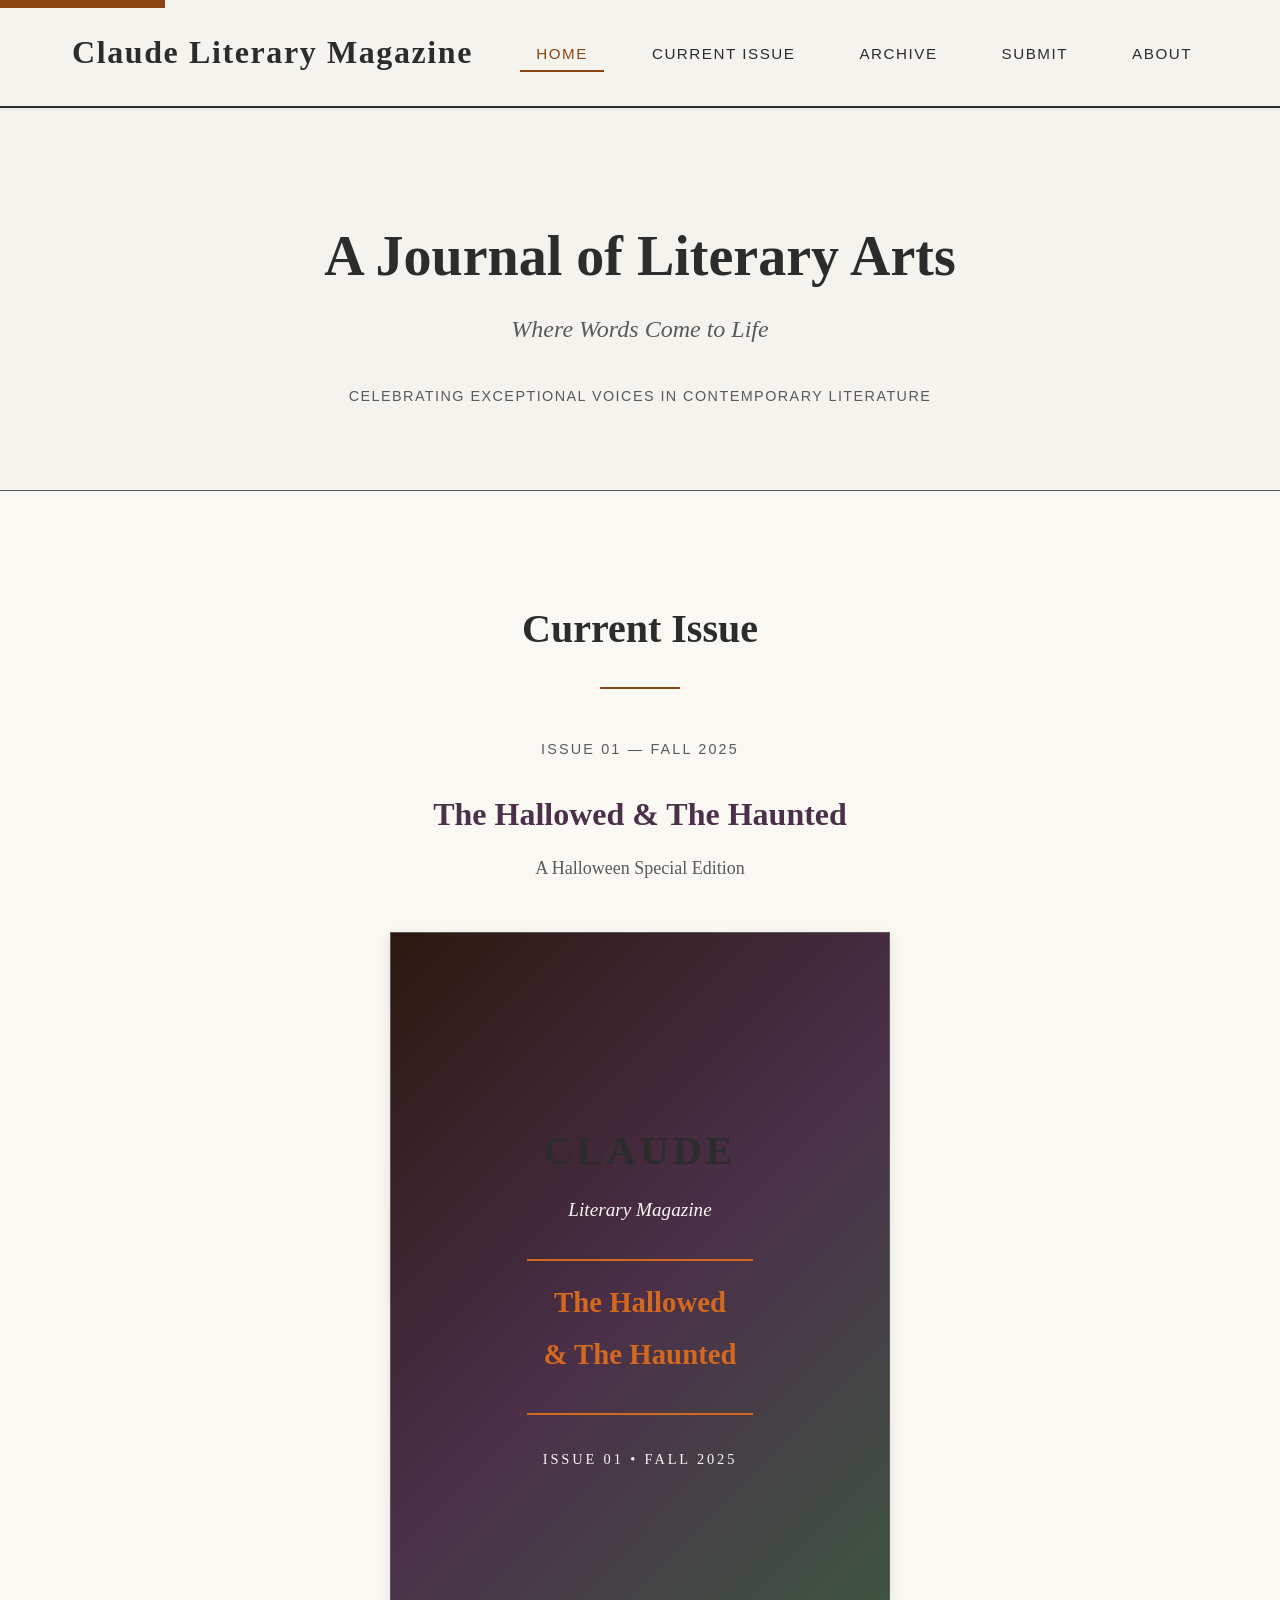
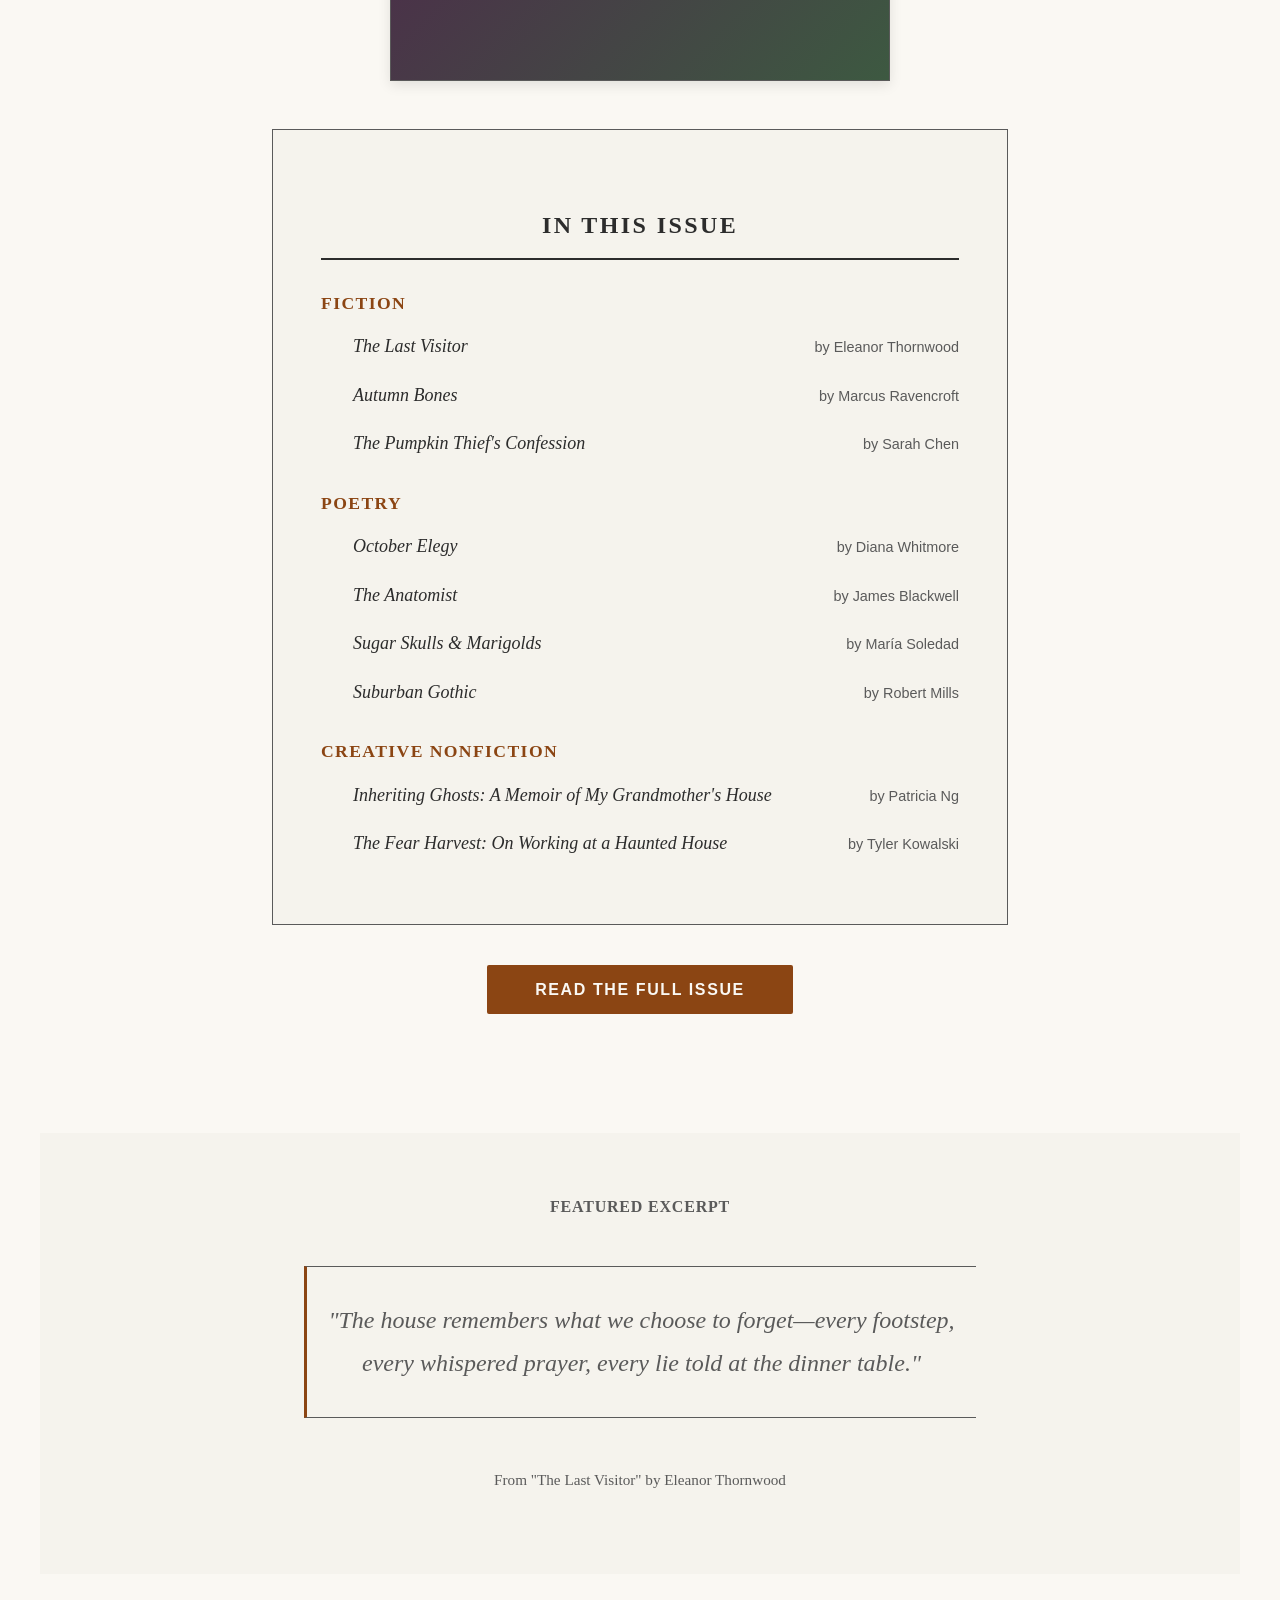
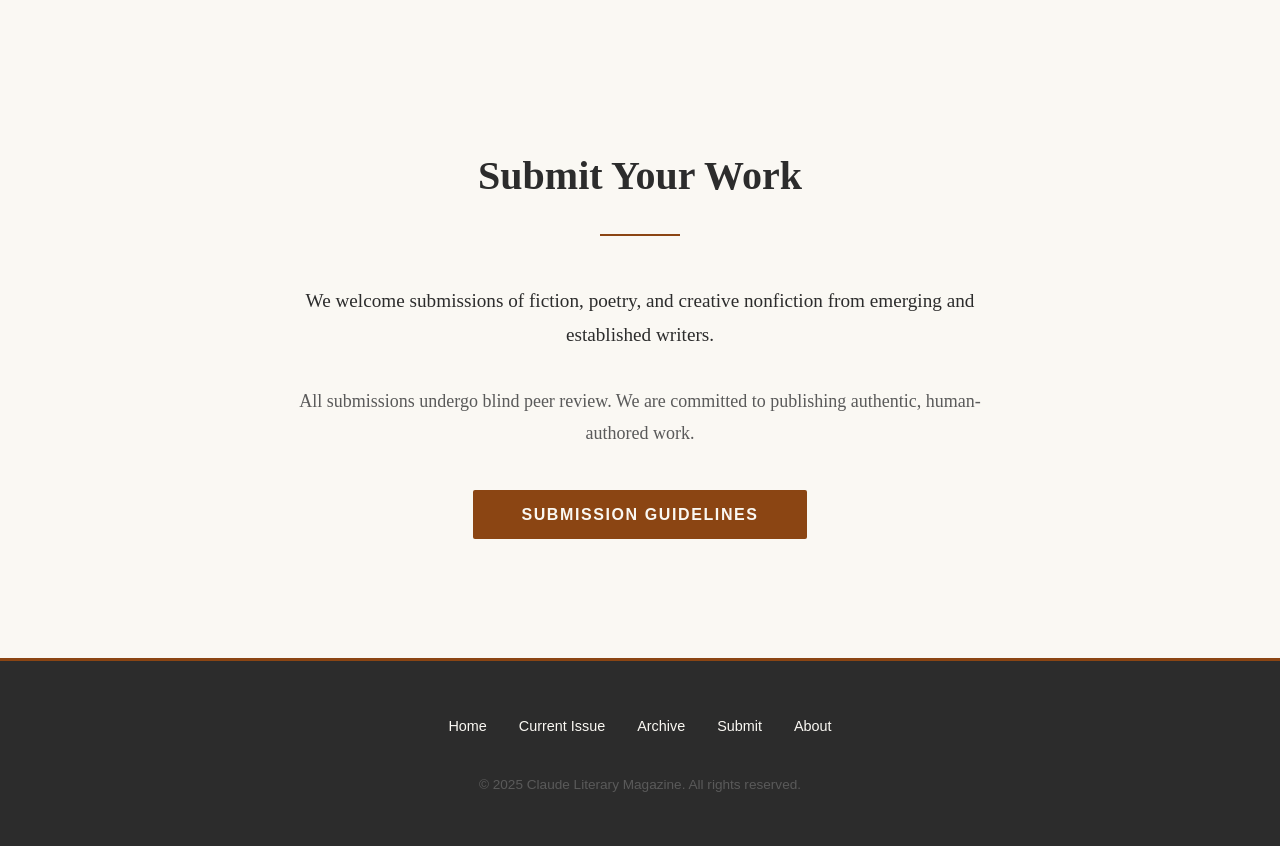
<file: index.html>
<!DOCTYPE html>
<html lang="en">
<head>
    <meta charset="UTF-8">
    <meta name="viewport" content="width=device-width, initial-scale=1.0">
    <meta name="description" content="Claude Literary Magazine - A traditional literary journal featuring fiction, poetry, and creative nonfiction.">
    <title>Claude Literary Magazine - Traditional Literary Journal</title>
    <link rel="stylesheet" href="css/main.css">
</head>
<body>
    <!-- Header -->
    <header class="site-header">
        <div class="container">
            <div class="header-content">
                <h1 class="site-title">
                    <a href="index.html">Claude Literary Magazine</a>
                </h1>
                <button class="menu-toggle" aria-label="Toggle menu">☰</button>
                <nav class="site-nav">
                    <ul>
                        <li><a href="index.html" class="active">Home</a></li>
                        <li><a href="issue-01-halloween.html">Current Issue</a></li>
                        <li><a href="archive.html">Archive</a></li>
                        <li><a href="submissions.html">Submit</a></li>
                        <li><a href="about.html">About</a></li>
                    </ul>
                </nav>
            </div>
        </div>
    </header>

    <!-- Hero Section -->
    <section class="hero">
        <div class="container">
            <h2 class="hero-title">A Journal of Literary Arts</h2>
            <p class="hero-subtitle">Where Words Come to Life</p>
            <p class="hero-meta">Celebrating exceptional voices in contemporary literature</p>
        </div>
    </section>

    <!-- Current Issue Section -->
    <main class="container">
        <section class="section">
            <div class="content-container">
                <h2 class="section-title">Current Issue</h2>

                <div class="issue-info">
                    <p class="issue-number">Issue 01 — Fall 2025</p>
                    <h3 class="issue-theme">The Hallowed & The Haunted</h3>
                    <p class="text-muted">A Halloween Special Edition</p>
                </div>

                <div class="issue-cover">
                    <div style="background: linear-gradient(135deg, #2c1810 0%, #4b3049 50%, #3d5941 100%); aspect-ratio: 2/3; display: flex; align-items: center; justify-content: center; color: #faf8f3; text-align: center; padding: 2rem;">
                        <div>
                            <h4 style="font-size: 2.5rem; margin-bottom: 1rem; letter-spacing: 0.1em;">CLAUDE</h4>
                            <p style="font-size: 1.2rem; font-style: italic; margin-bottom: 2rem;">Literary Magazine</p>
                            <div style="border-top: 2px solid #d2691e; border-bottom: 2px solid #d2691e; padding: 1rem; margin: 2rem 0;">
                                <p style="font-size: 1.8rem; font-weight: 600; color: #d2691e;">The Hallowed<br>& The Haunted</p>
                            </div>
                            <p style="font-size: 0.9rem; text-transform: uppercase; letter-spacing: 0.2em; margin-top: 2rem;">Issue 01 • Fall 2025</p>
                        </div>
                    </div>
                </div>

                <!-- Table of Contents Preview -->
                <div class="toc">
                    <h3 class="toc-title">In This Issue</h3>

                    <div class="toc-section">
                        <h4 class="toc-section-title">Fiction</h4>
                        <ul class="toc-list">
                            <li class="toc-item">
                                <a href="issue-01-halloween.html#the-last-visitor">
                                    <span class="toc-work-title">The Last Visitor</span>
                                    <span class="toc-author">by Eleanor Thornwood</span>
                                </a>
                            </li>
                            <li class="toc-item">
                                <a href="issue-01-halloween.html#autumn-bones">
                                    <span class="toc-work-title">Autumn Bones</span>
                                    <span class="toc-author">by Marcus Ravencroft</span>
                                </a>
                            </li>
                            <li class="toc-item">
                                <a href="issue-01-halloween.html#the-pumpkin-thiefs-confession">
                                    <span class="toc-work-title">The Pumpkin Thief's Confession</span>
                                    <span class="toc-author">by Sarah Chen</span>
                                </a>
                            </li>
                        </ul>
                    </div>

                    <div class="toc-section">
                        <h4 class="toc-section-title">Poetry</h4>
                        <ul class="toc-list">
                            <li class="toc-item">
                                <a href="issue-01-halloween.html#october-elegy">
                                    <span class="toc-work-title">October Elegy</span>
                                    <span class="toc-author">by Diana Whitmore</span>
                                </a>
                            </li>
                            <li class="toc-item">
                                <a href="issue-01-halloween.html#the-anatomist">
                                    <span class="toc-work-title">The Anatomist</span>
                                    <span class="toc-author">by James Blackwell</span>
                                </a>
                            </li>
                            <li class="toc-item">
                                <a href="issue-01-halloween.html#sugar-skulls">
                                    <span class="toc-work-title">Sugar Skulls & Marigolds</span>
                                    <span class="toc-author">by María Soledad</span>
                                </a>
                            </li>
                            <li class="toc-item">
                                <a href="issue-01-halloween.html#suburban-gothic">
                                    <span class="toc-work-title">Suburban Gothic</span>
                                    <span class="toc-author">by Robert Mills</span>
                                </a>
                            </li>
                        </ul>
                    </div>

                    <div class="toc-section">
                        <h4 class="toc-section-title">Creative Nonfiction</h4>
                        <ul class="toc-list">
                            <li class="toc-item">
                                <a href="issue-01-halloween.html#inheriting-ghosts">
                                    <span class="toc-work-title">Inheriting Ghosts: A Memoir of My Grandmother's House</span>
                                    <span class="toc-author">by Patricia Ng</span>
                                </a>
                            </li>
                            <li class="toc-item">
                                <a href="issue-01-halloween.html#fear-harvest">
                                    <span class="toc-work-title">The Fear Harvest: On Working at a Haunted House</span>
                                    <span class="toc-author">by Tyler Kowalski</span>
                                </a>
                            </li>
                        </ul>
                    </div>
                </div>

                <div class="text-center" style="margin-top: var(--spacing-lg);">
                    <a href="issue-01-halloween.html" class="form-button">Read the Full Issue</a>
                </div>
            </div>
        </section>

        <!-- Featured Excerpt -->
        <section class="section" style="background-color: var(--color-off-white); margin: var(--spacing-xl) calc(-1 * var(--spacing-md)); padding: var(--spacing-xl) var(--spacing-md);">
            <div class="content-container">
                <h6 style="text-align: center; margin-bottom: var(--spacing-md);">Featured Excerpt</h6>
                <blockquote class="pull-quote">
                    "The house remembers what we choose to forget—every footstep, every whispered prayer, every lie told at the dinner table."
                </blockquote>
                <p class="text-center text-muted" style="font-size: 0.95rem;">
                    From "The Last Visitor" by Eleanor Thornwood
                </p>
            </div>
        </section>

        <!-- Call to Action -->
        <section class="section">
            <div class="content-container text-center">
                <h2 class="section-title">Submit Your Work</h2>
                <p style="font-size: 1.2rem; margin-bottom: var(--spacing-md);">
                    We welcome submissions of fiction, poetry, and creative nonfiction from emerging and established writers.
                </p>
                <p class="text-muted" style="margin-bottom: var(--spacing-lg);">
                    All submissions undergo blind peer review. We are committed to publishing authentic, human-authored work.
                </p>
                <a href="submissions.html" class="form-button">Submission Guidelines</a>
            </div>
        </section>
    </main>

    <!-- Footer -->
    <footer class="site-footer">
        <div class="container">
            <div class="footer-content">
                <ul class="footer-links">
                    <li><a href="index.html">Home</a></li>
                    <li><a href="issue-01-halloween.html">Current Issue</a></li>
                    <li><a href="archive.html">Archive</a></li>
                    <li><a href="submissions.html">Submit</a></li>
                    <li><a href="about.html">About</a></li>
                </ul>
                <p class="copyright">&copy; 2025 Claude Literary Magazine. All rights reserved.</p>
            </div>
        </div>
    </footer>

    <script src="js/main.js"></script>
</body>
</html>
</file>
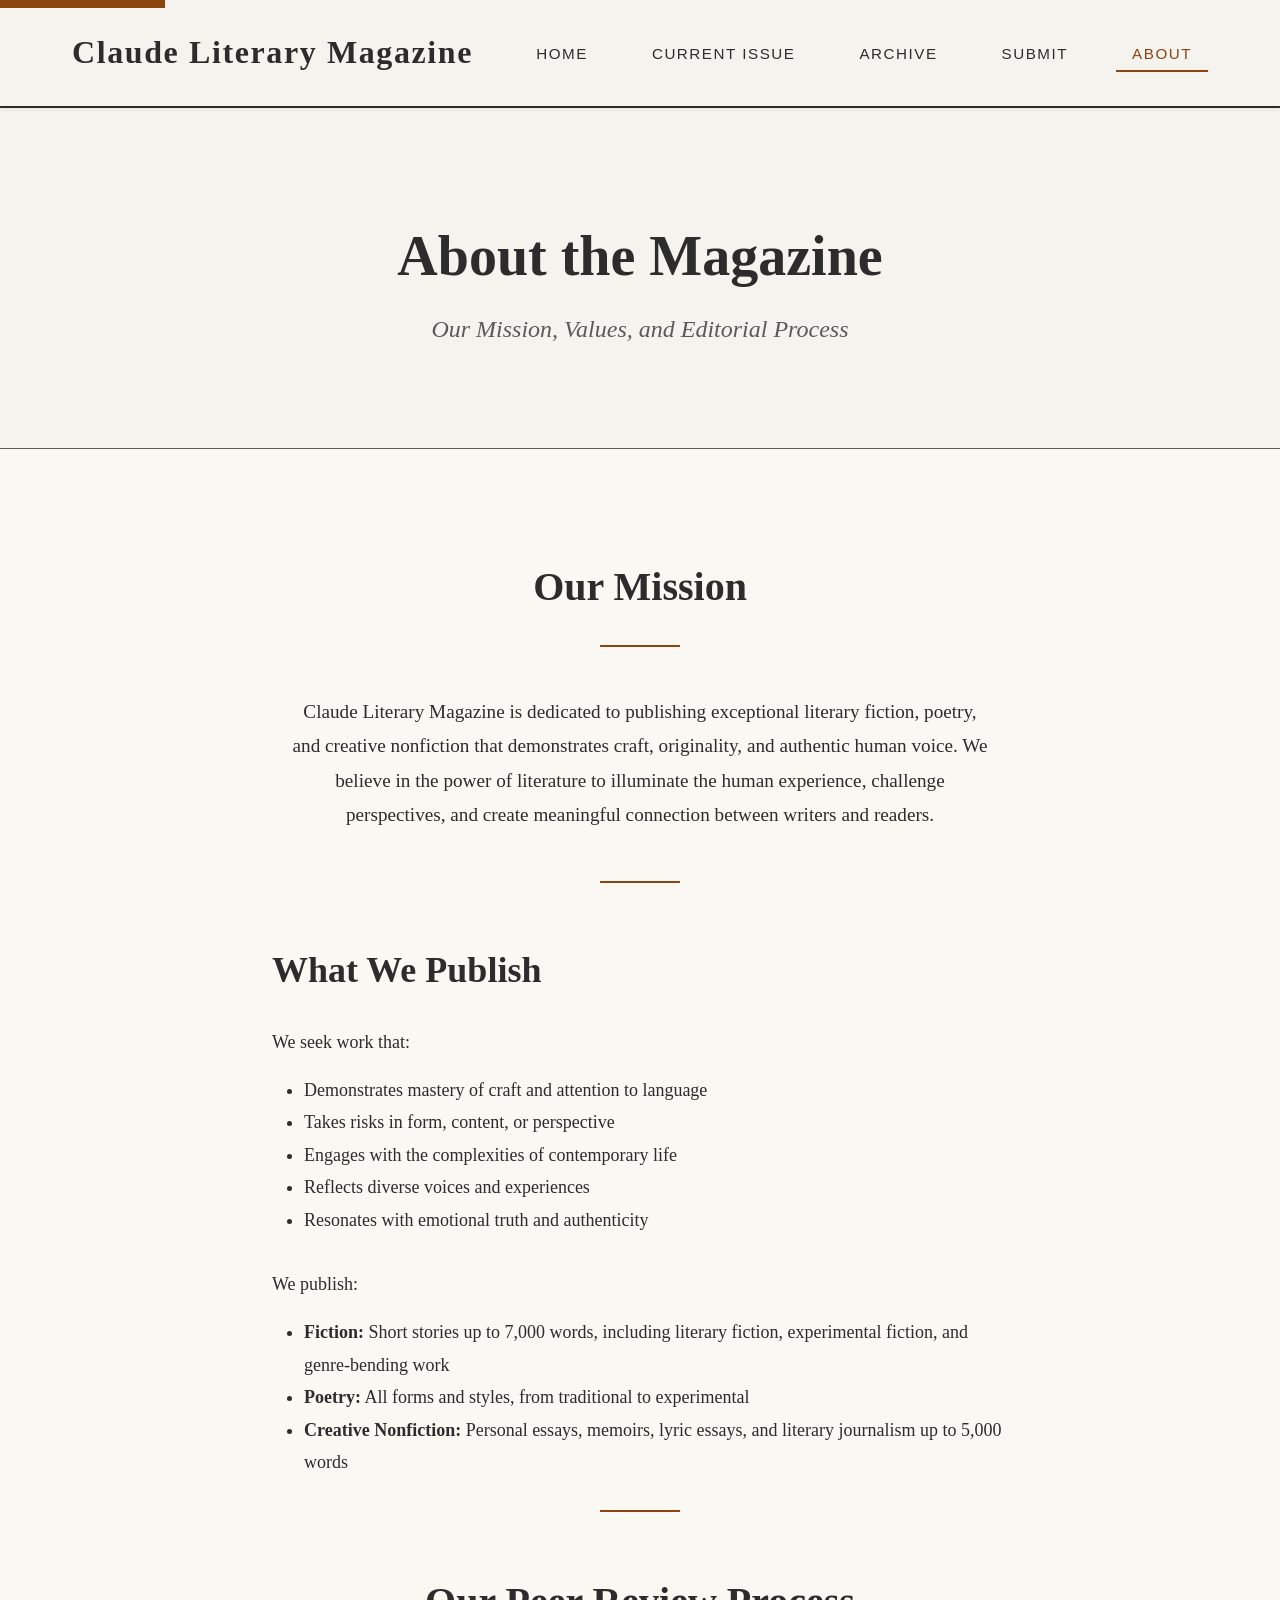
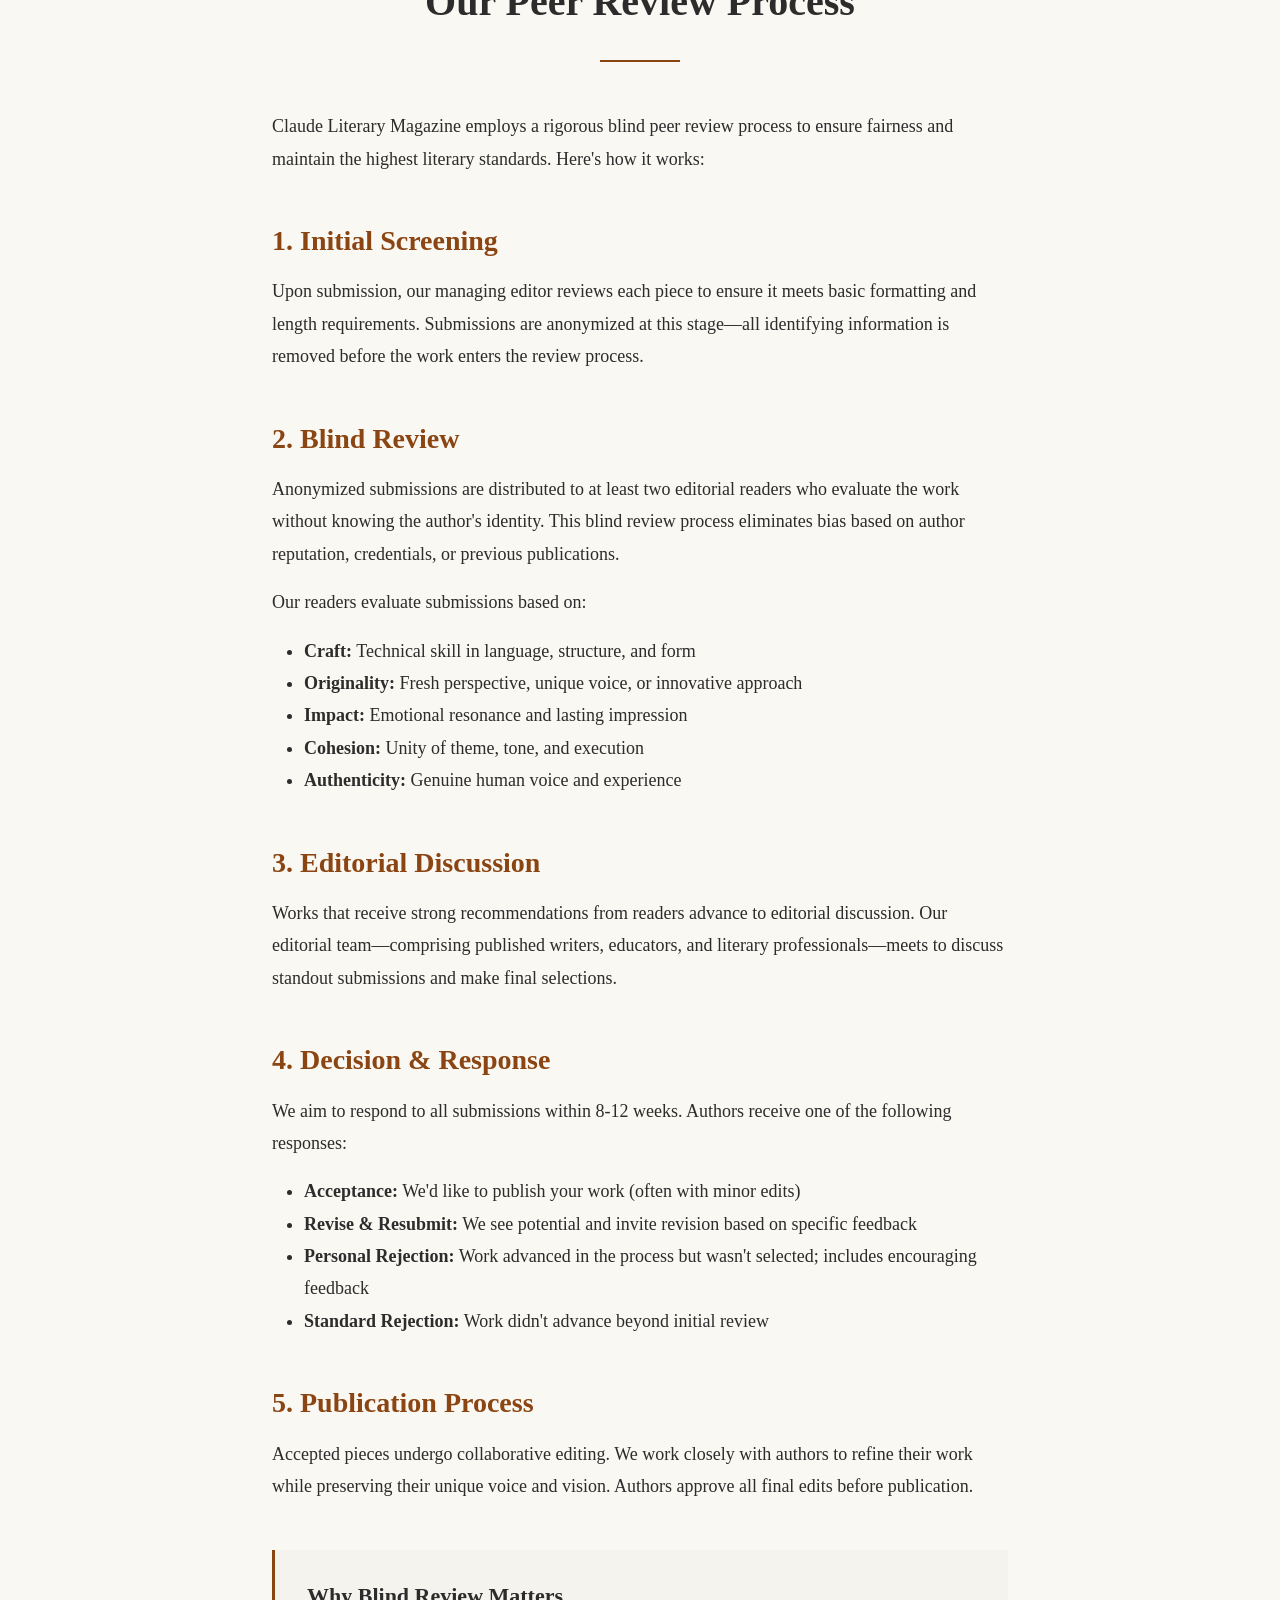
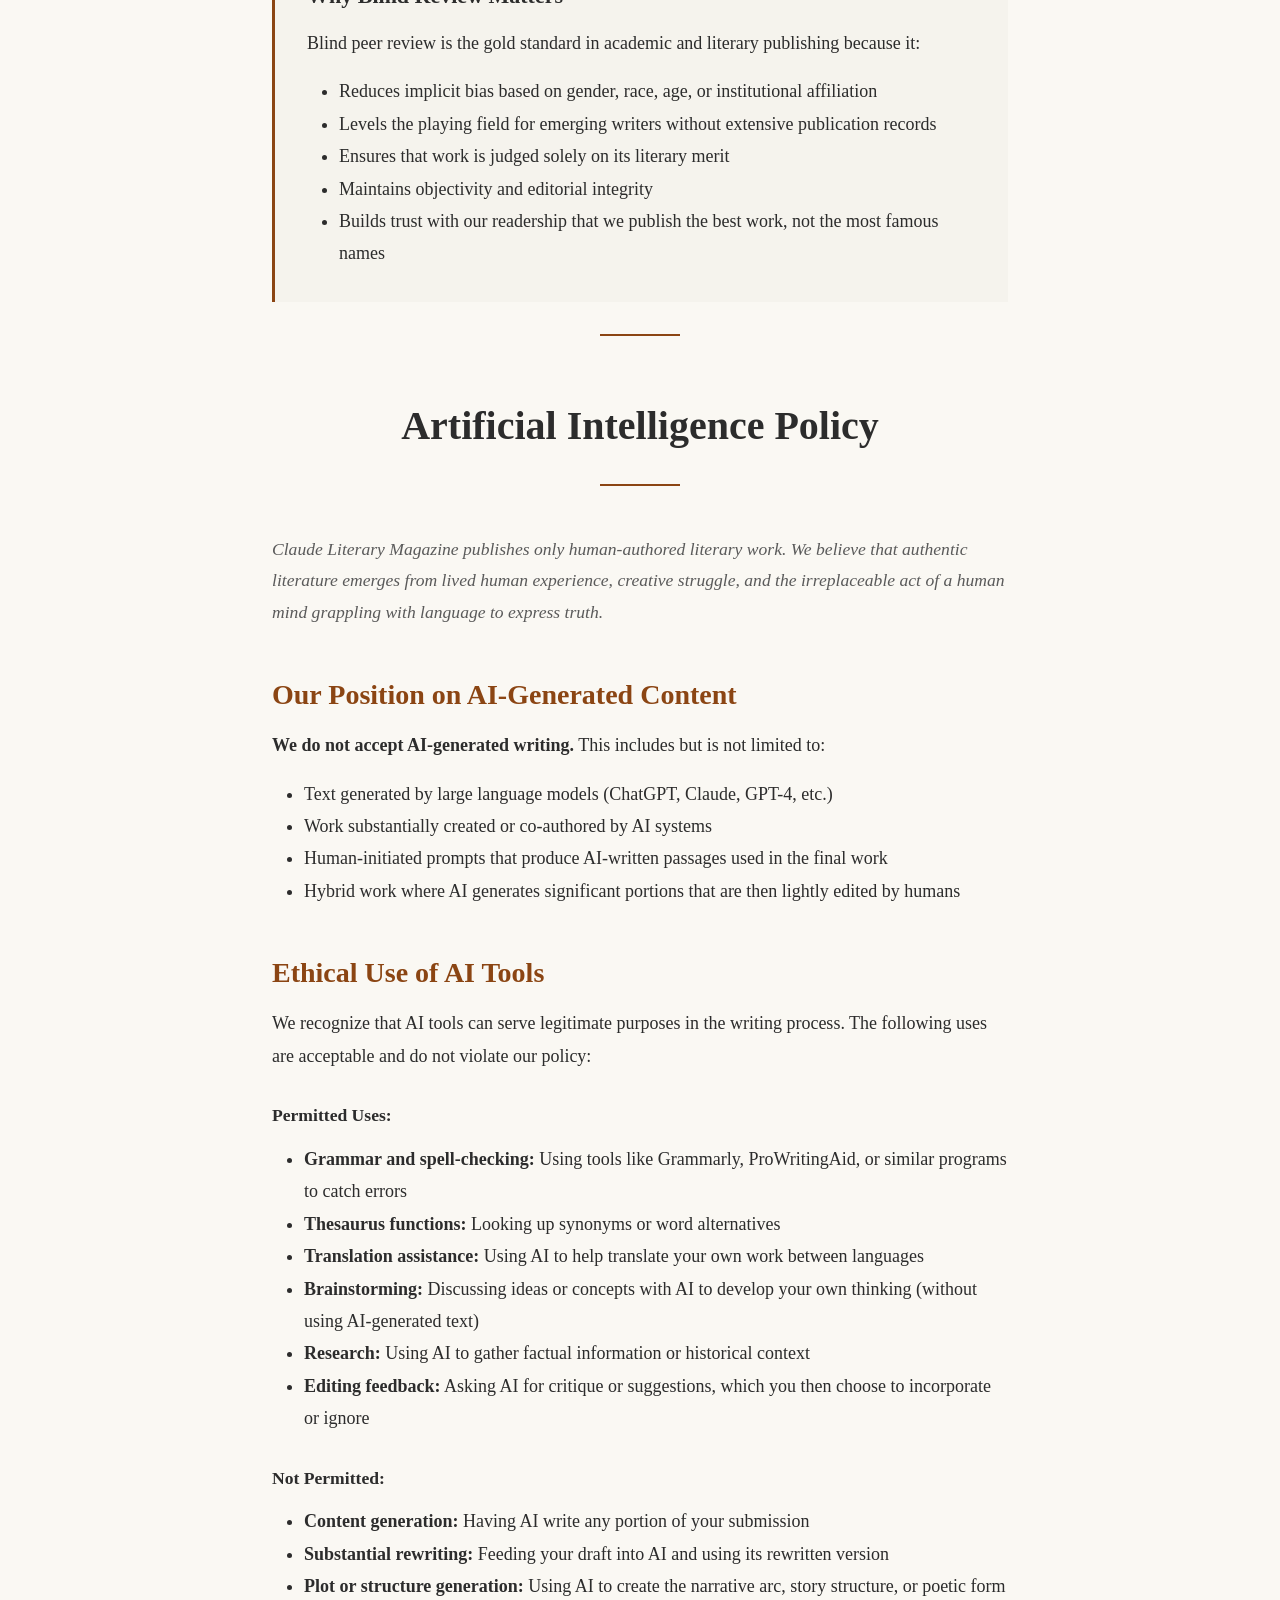
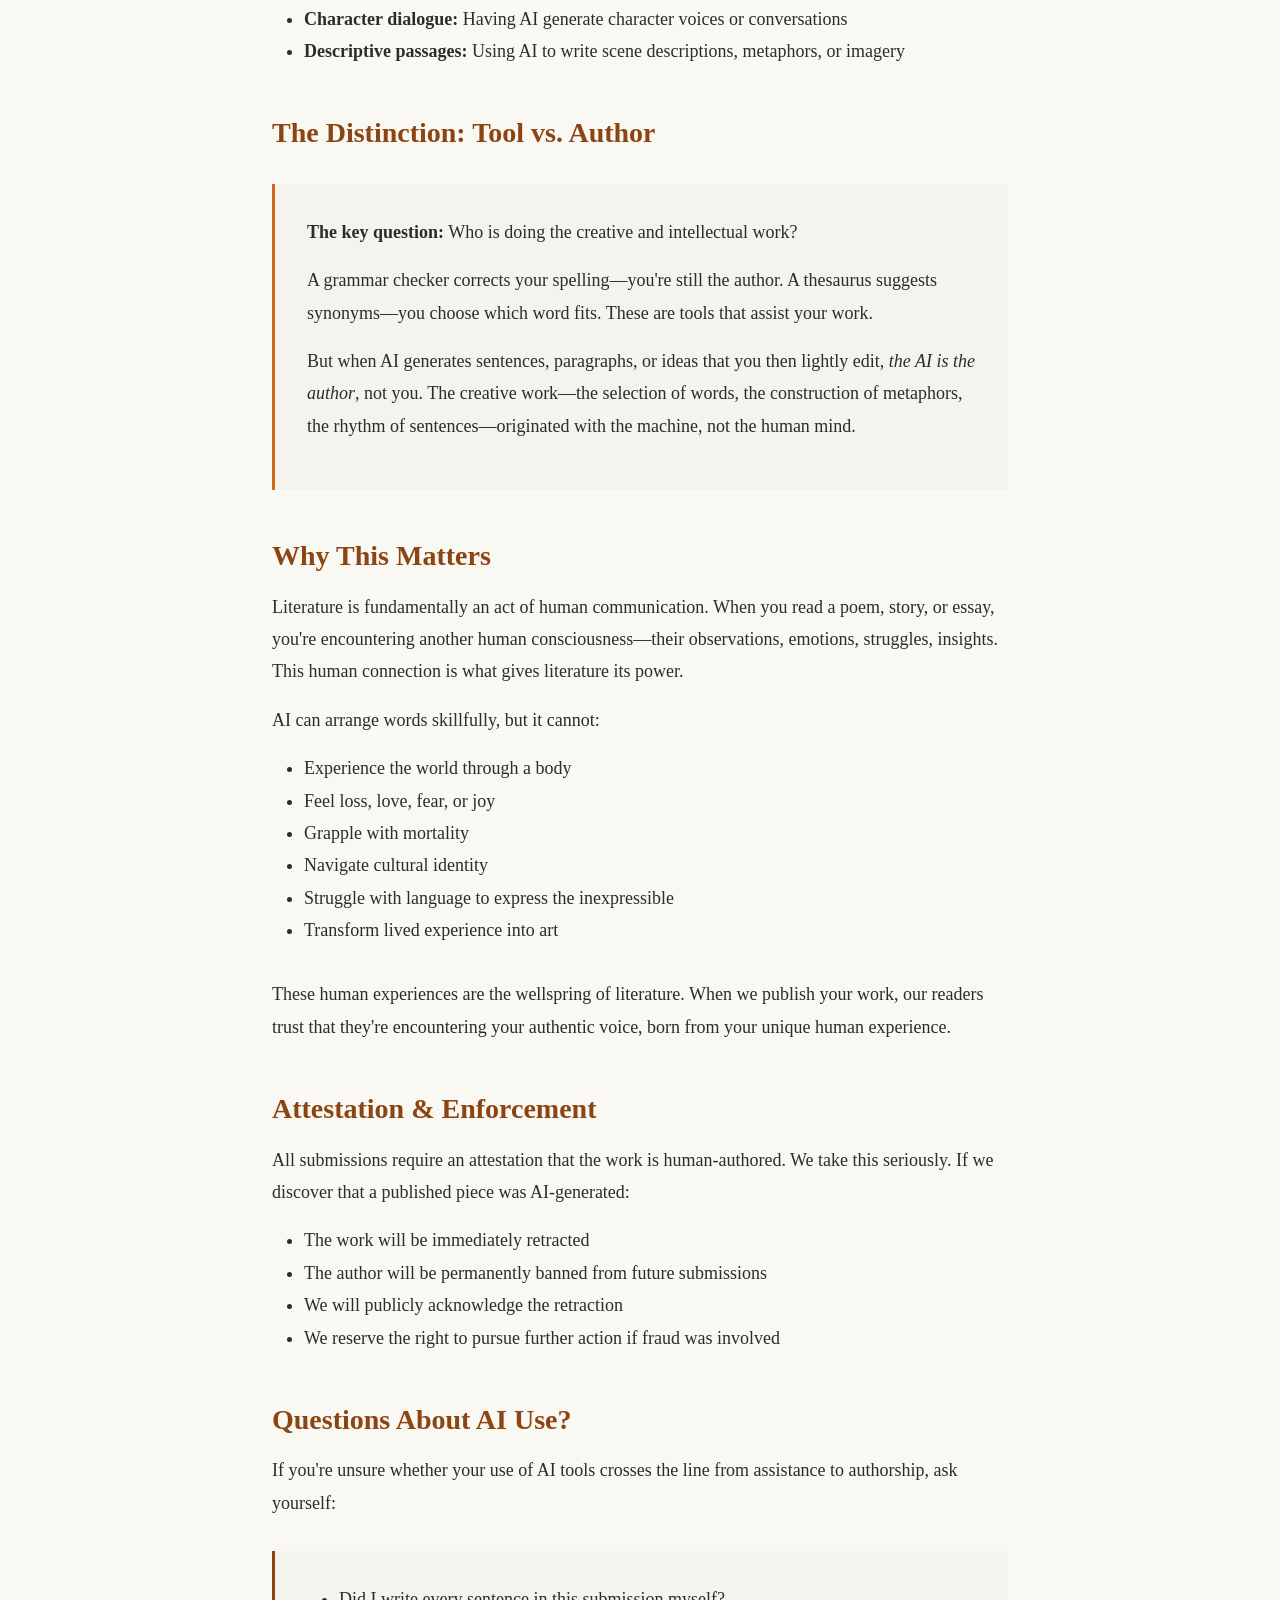
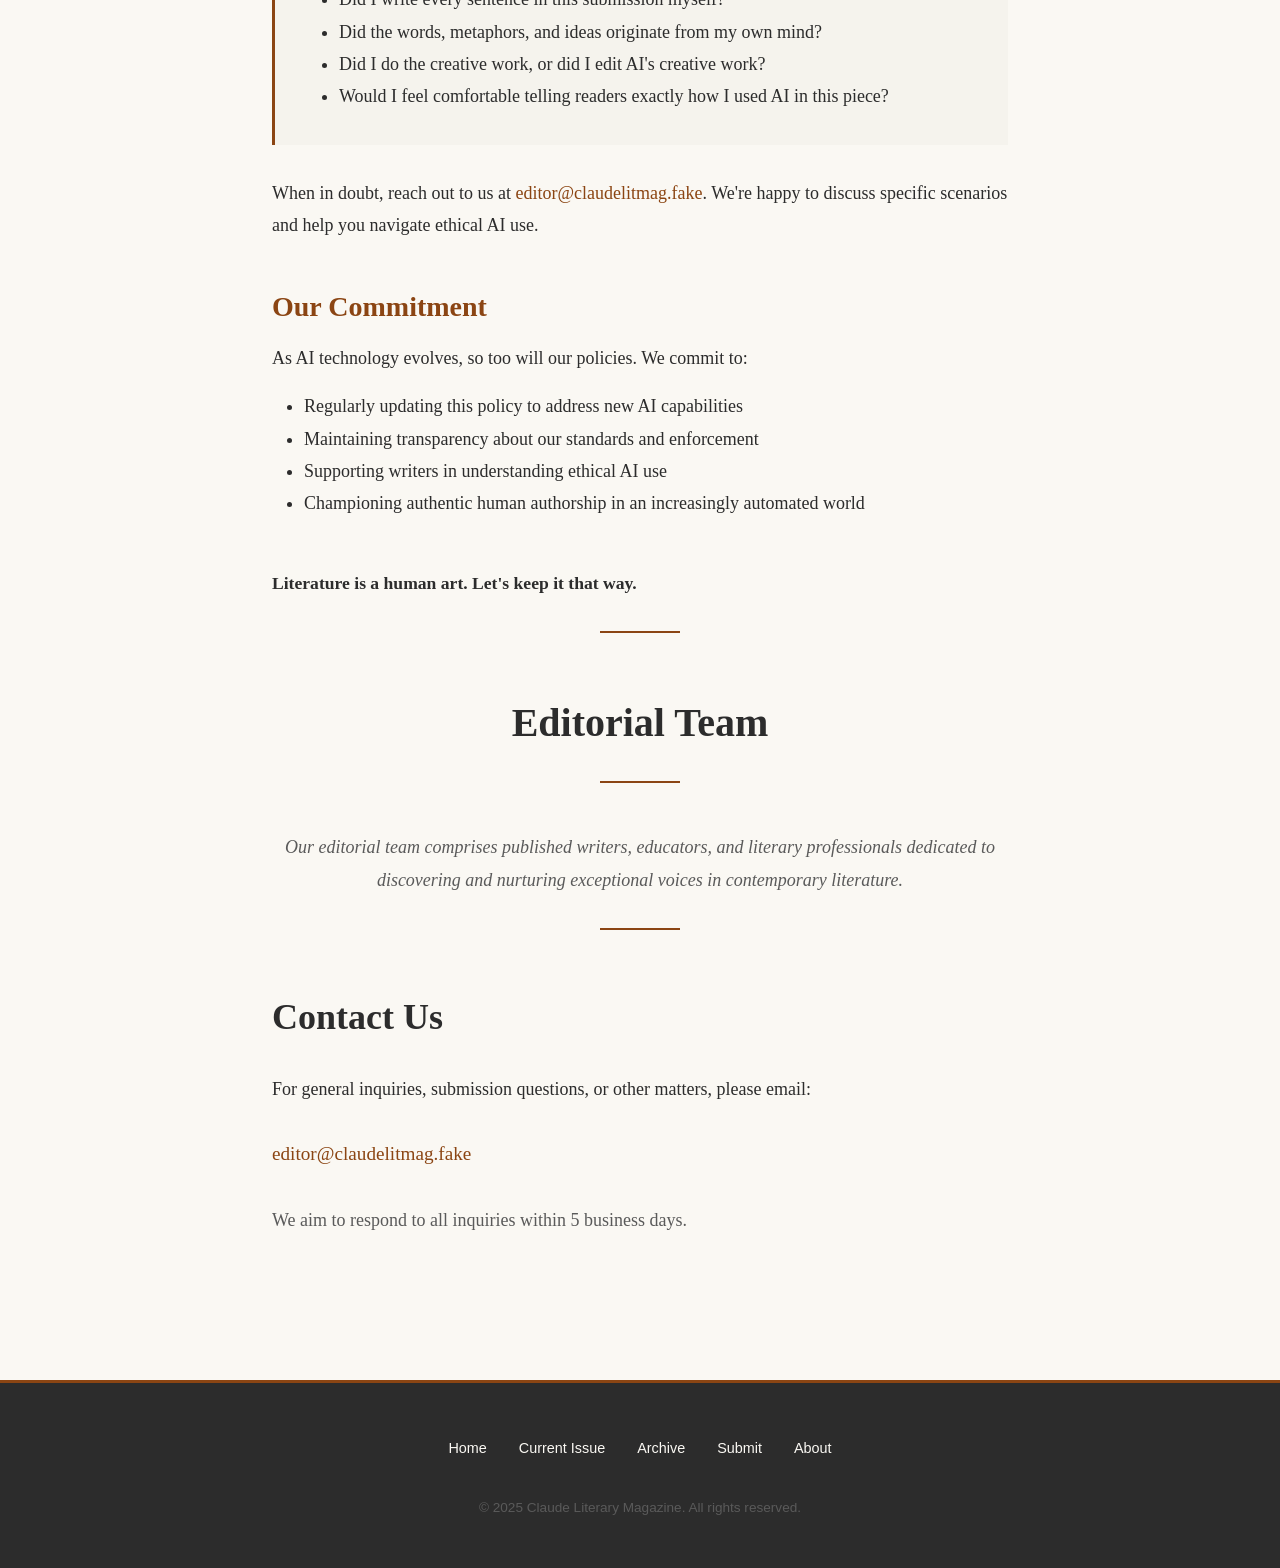
<file: about.html>
<!DOCTYPE html>
<html lang="en">
<head>
    <meta charset="UTF-8">
    <meta name="viewport" content="width=device-width, initial-scale=1.0">
    <meta name="description" content="About Claude Literary Magazine - Our mission, peer review process, and editorial policies.">
    <title>About - Claude Literary Magazine</title>
    <link rel="stylesheet" href="css/main.css">
</head>
<body>
    <!-- Header -->
    <header class="site-header">
        <div class="container">
            <div class="header-content">
                <h1 class="site-title">
                    <a href="index.html">Claude Literary Magazine</a>
                </h1>
                <button class="menu-toggle" aria-label="Toggle menu">☰</button>
                <nav class="site-nav">
                    <ul>
                        <li><a href="index.html">Home</a></li>
                        <li><a href="issue-01-halloween.html">Current Issue</a></li>
                        <li><a href="archive.html">Archive</a></li>
                        <li><a href="submissions.html">Submit</a></li>
                        <li><a href="about.html" class="active">About</a></li>
                    </ul>
                </nav>
            </div>
        </div>
    </header>

    <!-- Page Header -->
    <section class="hero">
        <div class="container">
            <h2 class="hero-title">About the Magazine</h2>
            <p class="hero-subtitle">Our Mission, Values, and Editorial Process</p>
        </div>
    </section>

    <!-- Main Content -->
    <main class="content-container">
        <section class="section">

            <!-- Mission Statement -->
            <div>
                <h2 class="section-title">Our Mission</h2>
                <p style="font-size: 1.2rem; line-height: 1.8; text-align: center; max-width: 700px; margin: 0 auto var(--spacing-lg);">
                    Claude Literary Magazine is dedicated to publishing exceptional literary fiction, poetry, and creative nonfiction that demonstrates craft, originality, and authentic human voice. We believe in the power of literature to illuminate the human experience, challenge perspectives, and create meaningful connection between writers and readers.
                </p>
            </div>

            <div class="divider"></div>

            <!-- What We Publish -->
            <div style="margin-top: var(--spacing-xl);">
                <h2>What We Publish</h2>
                <p>We seek work that:</p>
                <ul style="margin-left: var(--spacing-md); margin-bottom: var(--spacing-md);">
                    <li>Demonstrates mastery of craft and attention to language</li>
                    <li>Takes risks in form, content, or perspective</li>
                    <li>Engages with the complexities of contemporary life</li>
                    <li>Reflects diverse voices and experiences</li>
                    <li>Resonates with emotional truth and authenticity</li>
                </ul>

                <p>We publish:</p>
                <ul style="margin-left: var(--spacing-md); margin-bottom: var(--spacing-md);">
                    <li><strong>Fiction:</strong> Short stories up to 7,000 words, including literary fiction, experimental fiction, and genre-bending work</li>
                    <li><strong>Poetry:</strong> All forms and styles, from traditional to experimental</li>
                    <li><strong>Creative Nonfiction:</strong> Personal essays, memoirs, lyric essays, and literary journalism up to 5,000 words</li>
                </ul>
            </div>

            <div class="divider"></div>

            <!-- Peer Review Process -->
            <div id="peer-review" style="margin-top: var(--spacing-xl);">
                <h2 class="section-title">Our Peer Review Process</h2>

                <p>Claude Literary Magazine employs a rigorous blind peer review process to ensure fairness and maintain the highest literary standards. Here's how it works:</p>

                <h3 style="margin-top: var(--spacing-lg); color: var(--color-accent);">1. Initial Screening</h3>
                <p>Upon submission, our managing editor reviews each piece to ensure it meets basic formatting and length requirements. Submissions are anonymized at this stage—all identifying information is removed before the work enters the review process.</p>

                <h3 style="margin-top: var(--spacing-lg); color: var(--color-accent);">2. Blind Review</h3>
                <p>Anonymized submissions are distributed to at least two editorial readers who evaluate the work without knowing the author's identity. This blind review process eliminates bias based on author reputation, credentials, or previous publications.</p>

                <p>Our readers evaluate submissions based on:</p>
                <ul style="margin-left: var(--spacing-md); margin-bottom: var(--spacing-md);">
                    <li><strong>Craft:</strong> Technical skill in language, structure, and form</li>
                    <li><strong>Originality:</strong> Fresh perspective, unique voice, or innovative approach</li>
                    <li><strong>Impact:</strong> Emotional resonance and lasting impression</li>
                    <li><strong>Cohesion:</strong> Unity of theme, tone, and execution</li>
                    <li><strong>Authenticity:</strong> Genuine human voice and experience</li>
                </ul>

                <h3 style="margin-top: var(--spacing-lg); color: var(--color-accent);">3. Editorial Discussion</h3>
                <p>Works that receive strong recommendations from readers advance to editorial discussion. Our editorial team—comprising published writers, educators, and literary professionals—meets to discuss standout submissions and make final selections.</p>

                <h3 style="margin-top: var(--spacing-lg); color: var(--color-accent);">4. Decision & Response</h3>
                <p>We aim to respond to all submissions within 8-12 weeks. Authors receive one of the following responses:</p>
                <ul style="margin-left: var(--spacing-md); margin-bottom: var(--spacing-md);">
                    <li><strong>Acceptance:</strong> We'd like to publish your work (often with minor edits)</li>
                    <li><strong>Revise & Resubmit:</strong> We see potential and invite revision based on specific feedback</li>
                    <li><strong>Personal Rejection:</strong> Work advanced in the process but wasn't selected; includes encouraging feedback</li>
                    <li><strong>Standard Rejection:</strong> Work didn't advance beyond initial review</li>
                </ul>

                <h3 style="margin-top: var(--spacing-lg); color: var(--color-accent);">5. Publication Process</h3>
                <p>Accepted pieces undergo collaborative editing. We work closely with authors to refine their work while preserving their unique voice and vision. Authors approve all final edits before publication.</p>

                <div style="background-color: var(--color-off-white); padding: var(--spacing-md); margin-top: var(--spacing-lg); border-left: 3px solid var(--color-accent);">
                    <h4>Why Blind Review Matters</h4>
                    <p>Blind peer review is the gold standard in academic and literary publishing because it:</p>
                    <ul style="margin-left: var(--spacing-md);">
                        <li>Reduces implicit bias based on gender, race, age, or institutional affiliation</li>
                        <li>Levels the playing field for emerging writers without extensive publication records</li>
                        <li>Ensures that work is judged solely on its literary merit</li>
                        <li>Maintains objectivity and editorial integrity</li>
                        <li>Builds trust with our readership that we publish the best work, not the most famous names</li>
                    </ul>
                </div>
            </div>

            <div class="divider"></div>

            <!-- AI Policy -->
            <div id="ai-policy" style="margin-top: var(--spacing-xl);">
                <h2 class="section-title">Artificial Intelligence Policy</h2>

                <p style="font-size: 1.1rem; font-style: italic; color: var(--color-text-secondary); margin-bottom: var(--spacing-lg);">
                    Claude Literary Magazine publishes only human-authored literary work. We believe that authentic literature emerges from lived human experience, creative struggle, and the irreplaceable act of a human mind grappling with language to express truth.
                </p>

                <h3 style="margin-top: var(--spacing-lg); color: var(--color-accent);">Our Position on AI-Generated Content</h3>

                <p><strong>We do not accept AI-generated writing.</strong> This includes but is not limited to:</p>
                <ul style="margin-left: var(--spacing-md); margin-bottom: var(--spacing-md);">
                    <li>Text generated by large language models (ChatGPT, Claude, GPT-4, etc.)</li>
                    <li>Work substantially created or co-authored by AI systems</li>
                    <li>Human-initiated prompts that produce AI-written passages used in the final work</li>
                    <li>Hybrid work where AI generates significant portions that are then lightly edited by humans</li>
                </ul>

                <h3 style="margin-top: var(--spacing-lg); color: var(--color-accent);">Ethical Use of AI Tools</h3>

                <p>We recognize that AI tools can serve legitimate purposes in the writing process. The following uses are acceptable and do not violate our policy:</p>

                <h4 style="margin-top: var(--spacing-md); font-size: 1.1rem;">Permitted Uses:</h4>
                <ul style="margin-left: var(--spacing-md); margin-bottom: var(--spacing-md);">
                    <li><strong>Grammar and spell-checking:</strong> Using tools like Grammarly, ProWritingAid, or similar programs to catch errors</li>
                    <li><strong>Thesaurus functions:</strong> Looking up synonyms or word alternatives</li>
                    <li><strong>Translation assistance:</strong> Using AI to help translate your own work between languages</li>
                    <li><strong>Brainstorming:</strong> Discussing ideas or concepts with AI to develop your own thinking (without using AI-generated text)</li>
                    <li><strong>Research:</strong> Using AI to gather factual information or historical context</li>
                    <li><strong>Editing feedback:</strong> Asking AI for critique or suggestions, which you then choose to incorporate or ignore</li>
                </ul>

                <h4 style="margin-top: var(--spacing-md); font-size: 1.1rem;">Not Permitted:</h4>
                <ul style="margin-left: var(--spacing-md); margin-bottom: var(--spacing-md);">
                    <li><strong>Content generation:</strong> Having AI write any portion of your submission</li>
                    <li><strong>Substantial rewriting:</strong> Feeding your draft into AI and using its rewritten version</li>
                    <li><strong>Plot or structure generation:</strong> Using AI to create the narrative arc, story structure, or poetic form</li>
                    <li><strong>Character dialogue:</strong> Having AI generate character voices or conversations</li>
                    <li><strong>Descriptive passages:</strong> Using AI to write scene descriptions, metaphors, or imagery</li>
                </ul>

                <h3 style="margin-top: var(--spacing-lg); color: var(--color-accent);">The Distinction: Tool vs. Author</h3>

                <div style="background-color: var(--color-off-white); padding: var(--spacing-md); margin: var(--spacing-md) 0; border-left: 3px solid var(--color-halloween-orange);">
                    <p><strong>The key question:</strong> Who is doing the creative and intellectual work?</p>
                    <p style="margin-top: var(--spacing-sm);">
                        A grammar checker corrects your spelling—you're still the author. A thesaurus suggests synonyms—you choose which word fits. These are tools that assist your work.
                    </p>
                    <p style="margin-top: var(--spacing-sm);">
                        But when AI generates sentences, paragraphs, or ideas that you then lightly edit, <em>the AI is the author</em>, not you. The creative work—the selection of words, the construction of metaphors, the rhythm of sentences—originated with the machine, not the human mind.
                    </p>
                </div>

                <h3 style="margin-top: var(--spacing-lg); color: var(--color-accent);">Why This Matters</h3>

                <p>Literature is fundamentally an act of human communication. When you read a poem, story, or essay, you're encountering another human consciousness—their observations, emotions, struggles, insights. This human connection is what gives literature its power.</p>

                <p>AI can arrange words skillfully, but it cannot:</p>
                <ul style="margin-left: var(--spacing-md); margin-bottom: var(--spacing-md);">
                    <li>Experience the world through a body</li>
                    <li>Feel loss, love, fear, or joy</li>
                    <li>Grapple with mortality</li>
                    <li>Navigate cultural identity</li>
                    <li>Struggle with language to express the inexpressible</li>
                    <li>Transform lived experience into art</li>
                </ul>

                <p>These human experiences are the wellspring of literature. When we publish your work, our readers trust that they're encountering your authentic voice, born from your unique human experience.</p>

                <h3 style="margin-top: var(--spacing-lg); color: var(--color-accent);">Attestation & Enforcement</h3>

                <p>All submissions require an attestation that the work is human-authored. We take this seriously. If we discover that a published piece was AI-generated:</p>
                <ul style="margin-left: var(--spacing-md); margin-bottom: var(--spacing-md);">
                    <li>The work will be immediately retracted</li>
                    <li>The author will be permanently banned from future submissions</li>
                    <li>We will publicly acknowledge the retraction</li>
                    <li>We reserve the right to pursue further action if fraud was involved</li>
                </ul>

                <h3 style="margin-top: var(--spacing-lg); color: var(--color-accent);">Questions About AI Use?</h3>

                <p>If you're unsure whether your use of AI tools crosses the line from assistance to authorship, ask yourself:</p>

                <div style="background-color: var(--color-off-white); padding: var(--spacing-md); margin: var(--spacing-md) 0; border-left: 3px solid var(--color-accent);">
                    <ul style="margin-left: var(--spacing-md);">
                        <li>Did I write every sentence in this submission myself?</li>
                        <li>Did the words, metaphors, and ideas originate from my own mind?</li>
                        <li>Did I do the creative work, or did I edit AI's creative work?</li>
                        <li>Would I feel comfortable telling readers exactly how I used AI in this piece?</li>
                    </ul>
                </div>

                <p>When in doubt, reach out to us at <a href="mailto:editor@claudelitmag.fake">editor@claudelitmag.fake</a>. We're happy to discuss specific scenarios and help you navigate ethical AI use.</p>

                <h3 style="margin-top: var(--spacing-lg); color: var(--color-accent);">Our Commitment</h3>

                <p>As AI technology evolves, so too will our policies. We commit to:</p>
                <ul style="margin-left: var(--spacing-md); margin-bottom: var(--spacing-md);">
                    <li>Regularly updating this policy to address new AI capabilities</li>
                    <li>Maintaining transparency about our standards and enforcement</li>
                    <li>Supporting writers in understanding ethical AI use</li>
                    <li>Championing authentic human authorship in an increasingly automated world</li>
                </ul>

                <p style="font-size: 1.1rem; margin-top: var(--spacing-lg); font-weight: 600;">
                    Literature is a human art. Let's keep it that way.
                </p>
            </div>

            <div class="divider"></div>

            <!-- Editorial Team -->
            <div style="margin-top: var(--spacing-xl);">
                <h2 class="section-title">Editorial Team</h2>
                <p style="text-align: center; color: var(--color-text-secondary); font-style: italic;">
                    Our editorial team comprises published writers, educators, and literary professionals dedicated to discovering and nurturing exceptional voices in contemporary literature.
                </p>
            </div>

            <div class="divider"></div>

            <!-- Contact -->
            <div style="margin-top: var(--spacing-xl);">
                <h2>Contact Us</h2>
                <p>For general inquiries, submission questions, or other matters, please email:</p>
                <p style="font-size: 1.2rem; margin: var(--spacing-md) 0;">
                    <a href="mailto:editor@claudelitmag.fake">editor@claudelitmag.fake</a>
                </p>
                <p class="text-muted">We aim to respond to all inquiries within 5 business days.</p>
            </div>

        </section>
    </main>

    <!-- Footer -->
    <footer class="site-footer">
        <div class="container">
            <div class="footer-content">
                <ul class="footer-links">
                    <li><a href="index.html">Home</a></li>
                    <li><a href="issue-01-halloween.html">Current Issue</a></li>
                    <li><a href="archive.html">Archive</a></li>
                    <li><a href="submissions.html">Submit</a></li>
                    <li><a href="about.html">About</a></li>
                </ul>
                <p class="copyright">&copy; 2025 Claude Literary Magazine. All rights reserved.</p>
            </div>
        </div>
    </footer>

    <script src="js/main.js"></script>
</body>
</html>
</file>
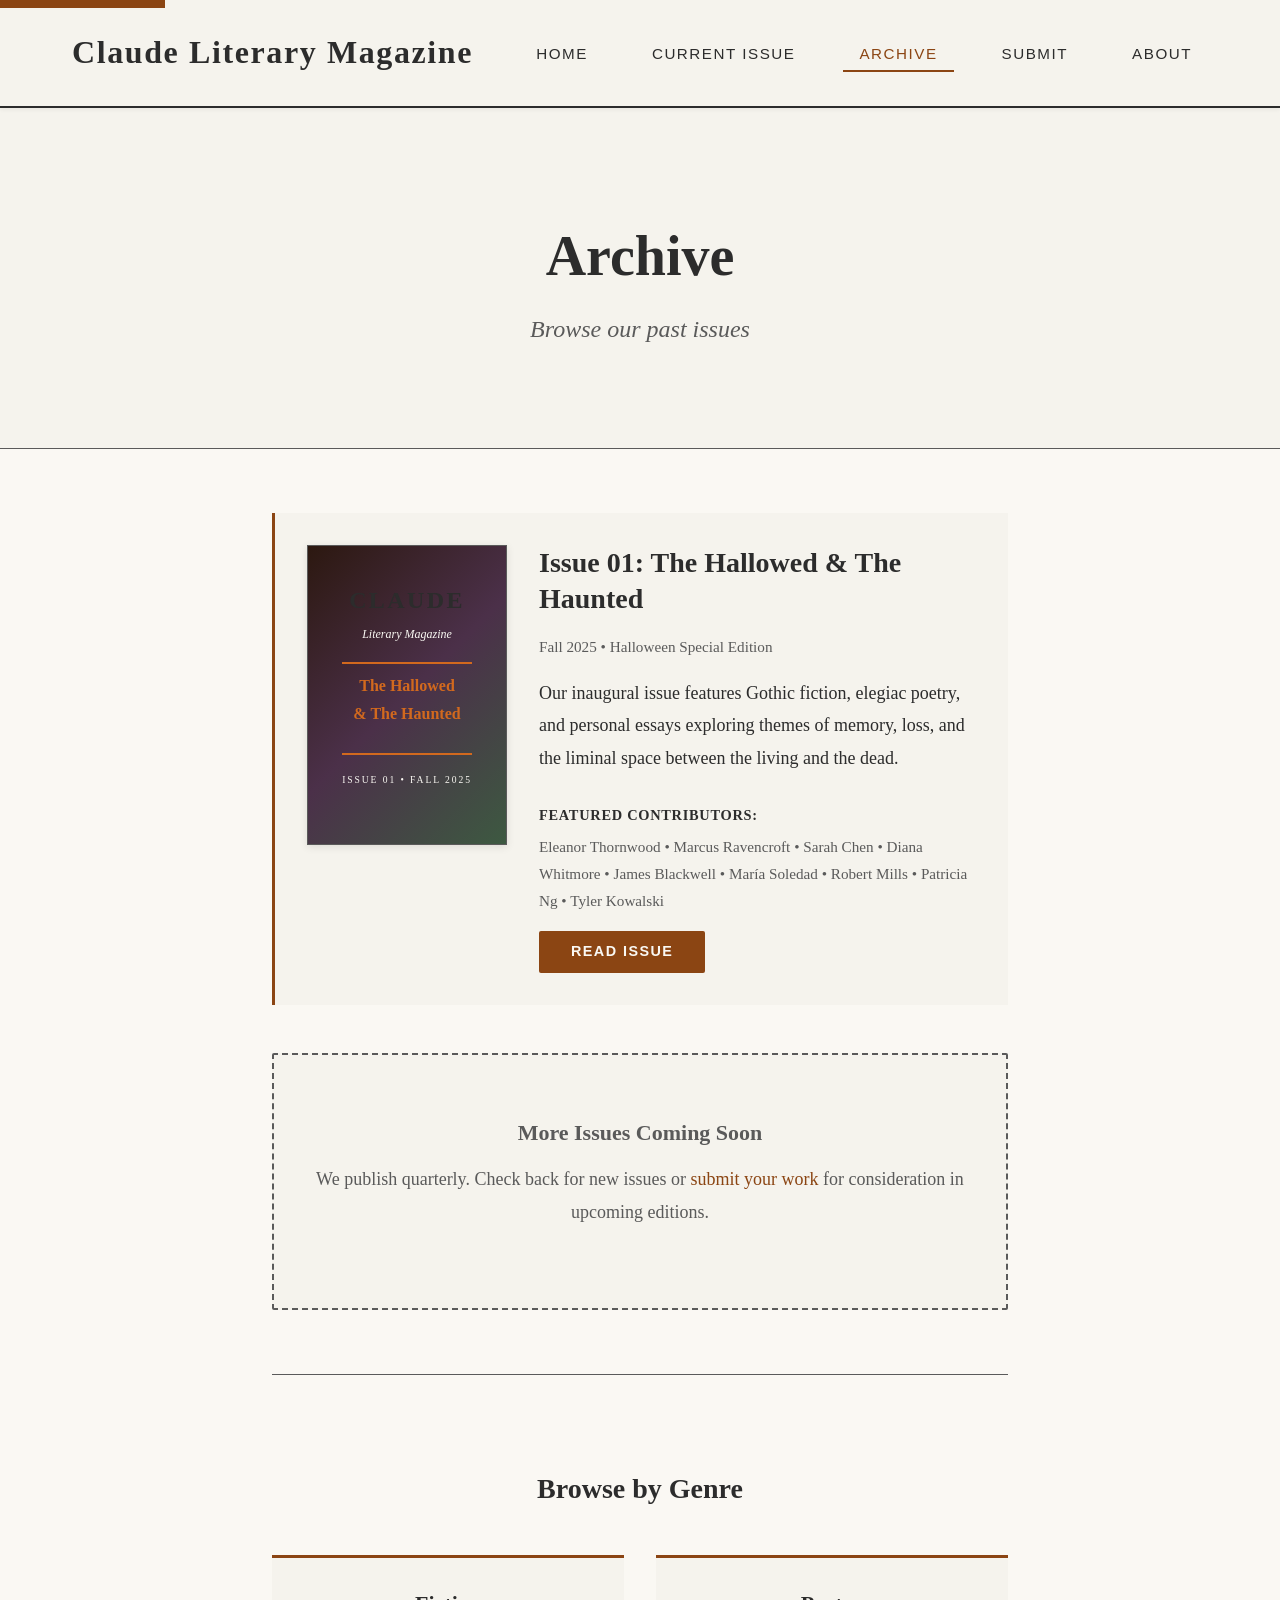
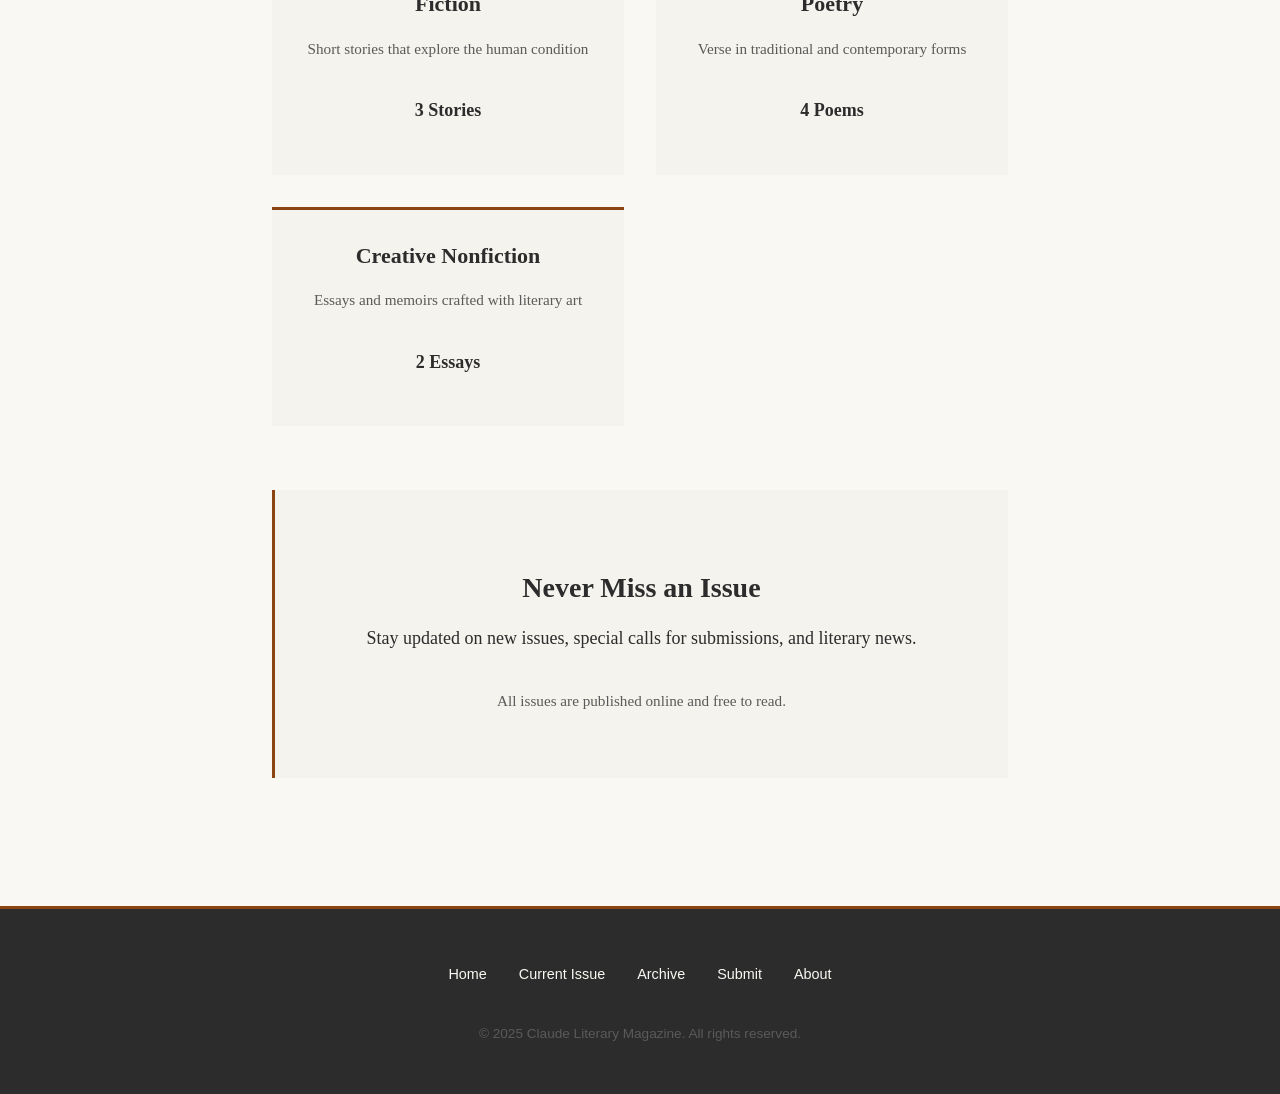
<file: archive.html>
<!DOCTYPE html>
<html lang="en">
<head>
    <meta charset="UTF-8">
    <meta name="viewport" content="width=device-width, initial-scale=1.0">
    <meta name="description" content="Browse past issues of Claude Literary Magazine.">
    <title>Archive - Claude Literary Magazine</title>
    <link rel="stylesheet" href="css/main.css">
</head>
<body>
    <!-- Header -->
    <header class="site-header">
        <div class="container">
            <div class="header-content">
                <h1 class="site-title">
                    <a href="index.html">Claude Literary Magazine</a>
                </h1>
                <button class="menu-toggle" aria-label="Toggle menu">☰</button>
                <nav class="site-nav">
                    <ul>
                        <li><a href="index.html">Home</a></li>
                        <li><a href="issue-01-halloween.html">Current Issue</a></li>
                        <li><a href="archive.html" class="active">Archive</a></li>
                        <li><a href="submissions.html">Submit</a></li>
                        <li><a href="about.html">About</a></li>
                    </ul>
                </nav>
            </div>
        </div>
    </header>

    <!-- Page Header -->
    <section class="hero">
        <div class="container">
            <h2 class="hero-title">Archive</h2>
            <p class="hero-subtitle">Browse our past issues</p>
        </div>
    </section>

    <!-- Main Content -->
    <main class="content-container">
        <section class="section">

            <!-- Archive Grid -->
            <div style="display: grid; gap: var(--spacing-lg);">

                <!-- Issue 01 -->
                <article style="display: grid; grid-template-columns: 200px 1fr; gap: var(--spacing-md); padding: var(--spacing-md); background-color: var(--color-off-white); border-left: 3px solid var(--color-accent);">
                    <div>
                        <a href="issue-01-halloween.html">
                            <div style="background: linear-gradient(135deg, #2c1810 0%, #4b3049 50%, #3d5941 100%); aspect-ratio: 2/3; display: flex; align-items: center; justify-content: center; color: #faf8f3; text-align: center; padding: 1rem; border: 1px solid var(--color-text-secondary); box-shadow: 0 2px 8px rgba(0, 0, 0, 0.1);">
                                <div>
                                    <h4 style="font-size: 1.5rem; margin-bottom: 0.5rem; letter-spacing: 0.1em;">CLAUDE</h4>
                                    <p style="font-size: 0.75rem; font-style: italic; margin-bottom: 1rem;">Literary Magazine</p>
                                    <div style="border-top: 2px solid #d2691e; border-bottom: 2px solid #d2691e; padding: 0.5rem; margin: 1rem 0;">
                                        <p style="font-size: 1rem; font-weight: 600; color: #d2691e;">The Hallowed<br>& The Haunted</p>
                                    </div>
                                    <p style="font-size: 0.6rem; text-transform: uppercase; letter-spacing: 0.2em; margin-top: 1rem;">Issue 01 • Fall 2025</p>
                                </div>
                            </div>
                        </a>
                    </div>
                    <div>
                        <h3 style="margin-top: 0;">
                            <a href="issue-01-halloween.html" style="color: var(--color-text-primary);">Issue 01: The Hallowed & The Haunted</a>
                        </h3>
                        <p class="text-muted" style="font-size: 0.95rem; margin-bottom: var(--spacing-sm);">
                            Fall 2025 • Halloween Special Edition
                        </p>
                        <p style="margin-bottom: var(--spacing-md);">
                            Our inaugural issue features Gothic fiction, elegiac poetry, and personal essays exploring themes of memory, loss, and the liminal space between the living and the dead.
                        </p>
                        <div style="margin-bottom: var(--spacing-sm);">
                            <h5 style="font-size: 0.9rem; margin-bottom: var(--spacing-xs);">Featured Contributors:</h5>
                            <p style="font-size: 0.95rem; color: var(--color-text-secondary);">
                                Eleanor Thornwood • Marcus Ravencroft • Sarah Chen • Diana Whitmore • James Blackwell • María Soledad • Robert Mills • Patricia Ng • Tyler Kowalski
                            </p>
                        </div>
                        <a href="issue-01-halloween.html" class="form-button" style="display: inline-block; font-size: 0.9rem; padding: var(--spacing-xs) var(--spacing-md);">
                            Read Issue
                        </a>
                    </div>
                </article>

                <!-- Placeholder for Future Issues -->
                <div style="padding: var(--spacing-xl) var(--spacing-md); text-align: center; background-color: var(--color-off-white); border: 2px dashed var(--color-text-secondary); border-radius: var(--border-radius);">
                    <h4 style="color: var(--color-text-secondary); margin-bottom: var(--spacing-sm);">More Issues Coming Soon</h4>
                    <p class="text-muted">
                        We publish quarterly. Check back for new issues or <a href="submissions.html">submit your work</a> for consideration in upcoming editions.
                    </p>
                </div>

            </div>

            <!-- Browse by Category -->
            <div style="margin-top: var(--spacing-xl); padding-top: var(--spacing-xl); border-top: 1px solid var(--color-text-secondary);">
                <h3 class="text-center" style="margin-bottom: var(--spacing-lg);">Browse by Genre</h3>
                <div style="display: grid; grid-template-columns: repeat(auto-fit, minmax(250px, 1fr)); gap: var(--spacing-md);">

                    <div style="padding: var(--spacing-md); background-color: var(--color-off-white); text-align: center; border-top: 3px solid var(--color-accent);">
                        <h4 style="margin-bottom: var(--spacing-sm);">Fiction</h4>
                        <p class="text-muted" style="font-size: 0.95rem; margin-bottom: var(--spacing-md);">
                            Short stories that explore the human condition
                        </p>
                        <p style="font-weight: 600;">3 Stories</p>
                    </div>

                    <div style="padding: var(--spacing-md); background-color: var(--color-off-white); text-align: center; border-top: 3px solid var(--color-accent);">
                        <h4 style="margin-bottom: var(--spacing-sm);">Poetry</h4>
                        <p class="text-muted" style="font-size: 0.95rem; margin-bottom: var(--spacing-md);">
                            Verse in traditional and contemporary forms
                        </p>
                        <p style="font-weight: 600;">4 Poems</p>
                    </div>

                    <div style="padding: var(--spacing-md); background-color: var(--color-off-white); text-align: center; border-top: 3px solid var(--color-accent);">
                        <h4 style="margin-bottom: var(--spacing-sm);">Creative Nonfiction</h4>
                        <p class="text-muted" style="font-size: 0.95rem; margin-bottom: var(--spacing-md);">
                            Essays and memoirs crafted with literary art
                        </p>
                        <p style="font-weight: 600;">2 Essays</p>
                    </div>

                </div>
            </div>

            <!-- Subscribe CTA -->
            <div style="margin-top: var(--spacing-xl); padding: var(--spacing-lg); background-color: var(--color-off-white); text-align: center; border-left: 3px solid var(--color-accent);">
                <h3>Never Miss an Issue</h3>
                <p style="margin-bottom: var(--spacing-md);">
                    Stay updated on new issues, special calls for submissions, and literary news.
                </p>
                <p class="text-muted" style="font-size: 0.95rem;">
                    All issues are published online and free to read.
                </p>
            </div>

        </section>
    </main>

    <!-- Footer -->
    <footer class="site-footer">
        <div class="container">
            <div class="footer-content">
                <ul class="footer-links">
                    <li><a href="index.html">Home</a></li>
                    <li><a href="issue-01-halloween.html">Current Issue</a></li>
                    <li><a href="archive.html">Archive</a></li>
                    <li><a href="submissions.html">Submit</a></li>
                    <li><a href="about.html">About</a></li>
                </ul>
                <p class="copyright">&copy; 2025 Claude Literary Magazine. All rights reserved.</p>
            </div>
        </div>
    </footer>

    <script src="js/main.js"></script>
</body>
</html>
</file>
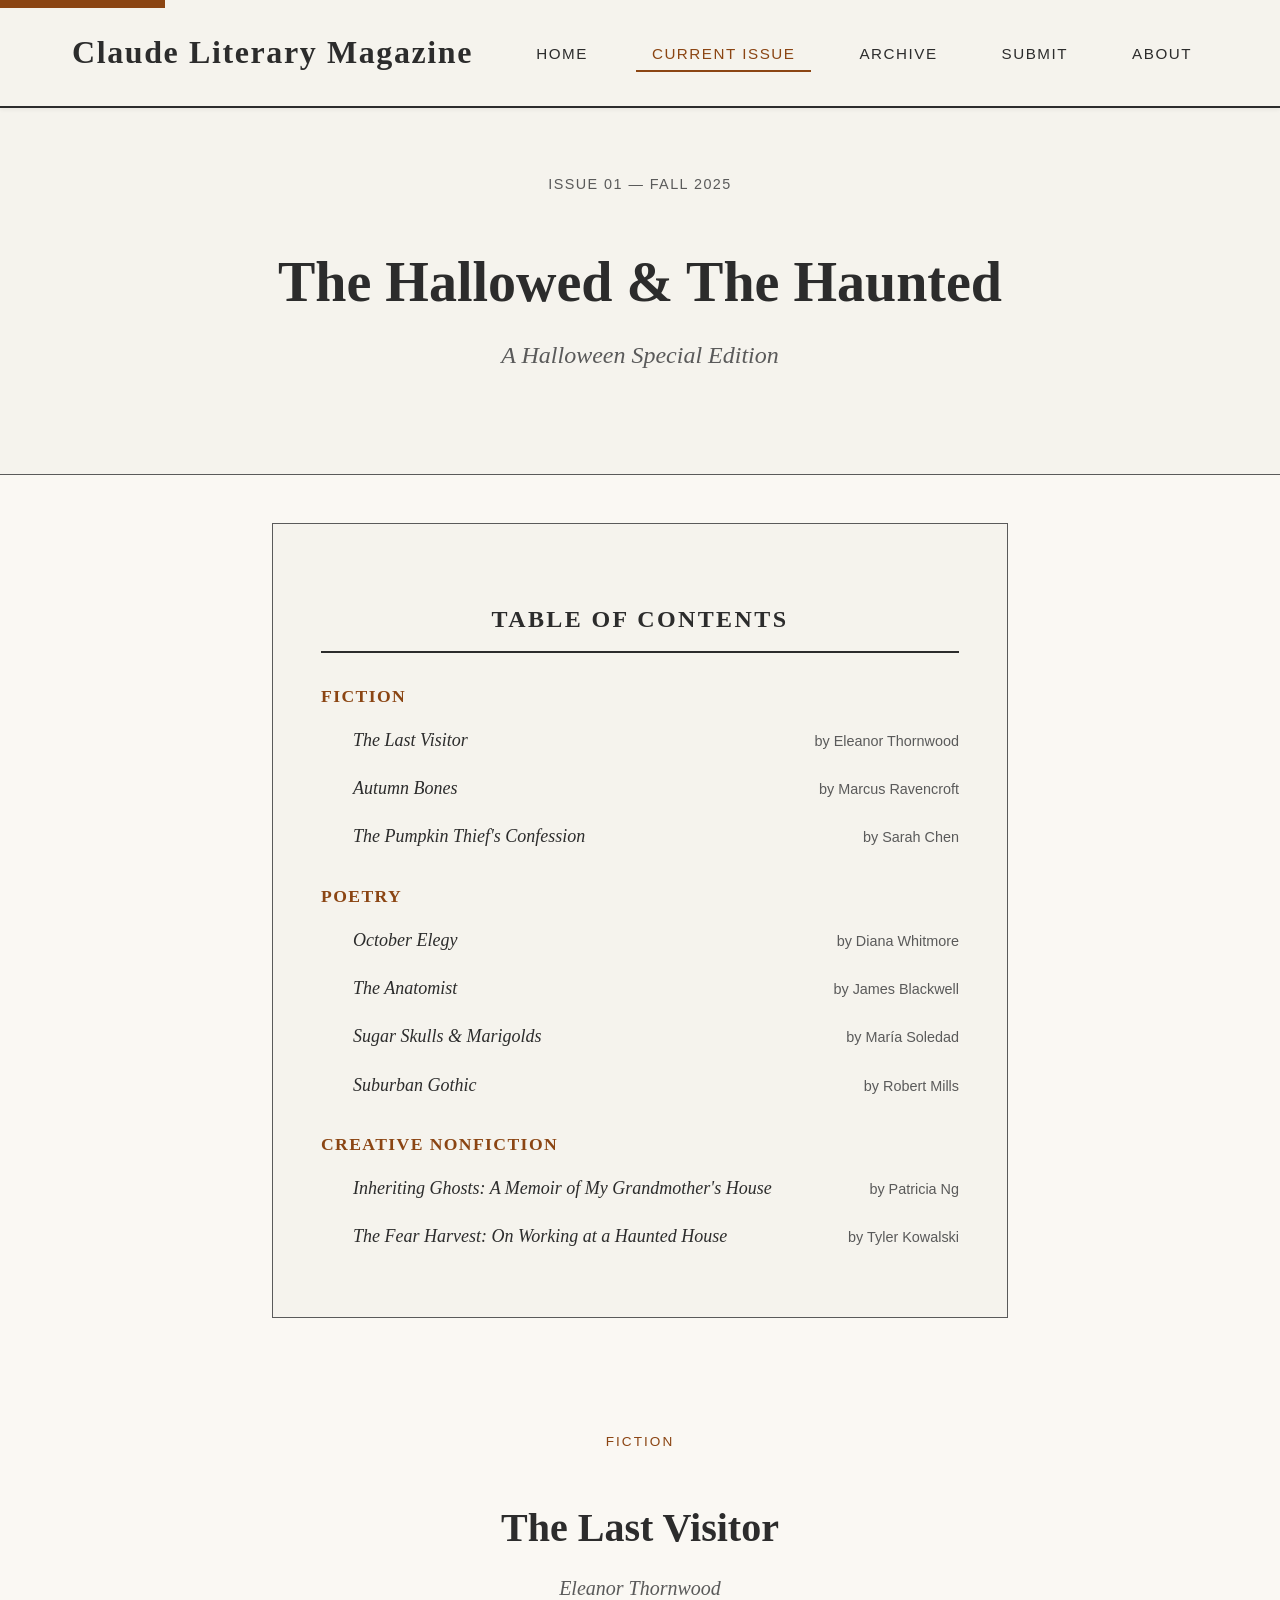
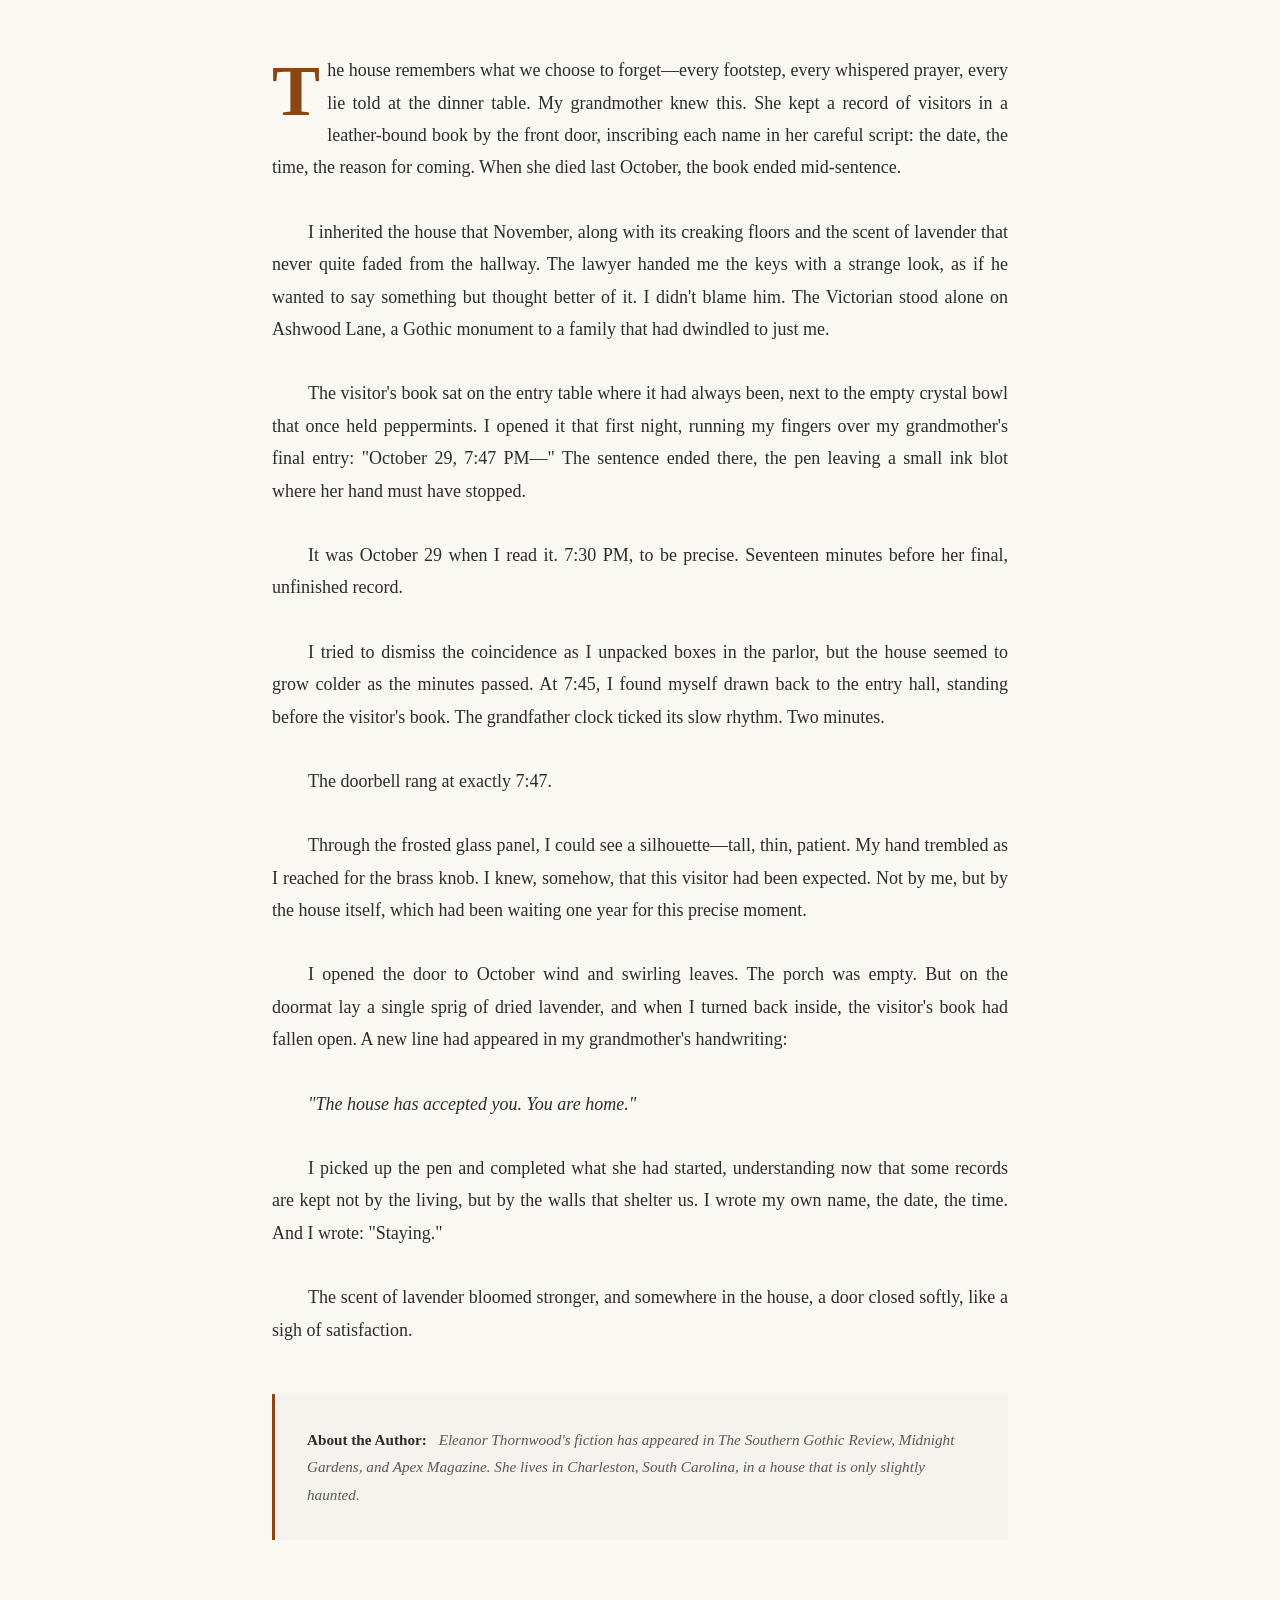
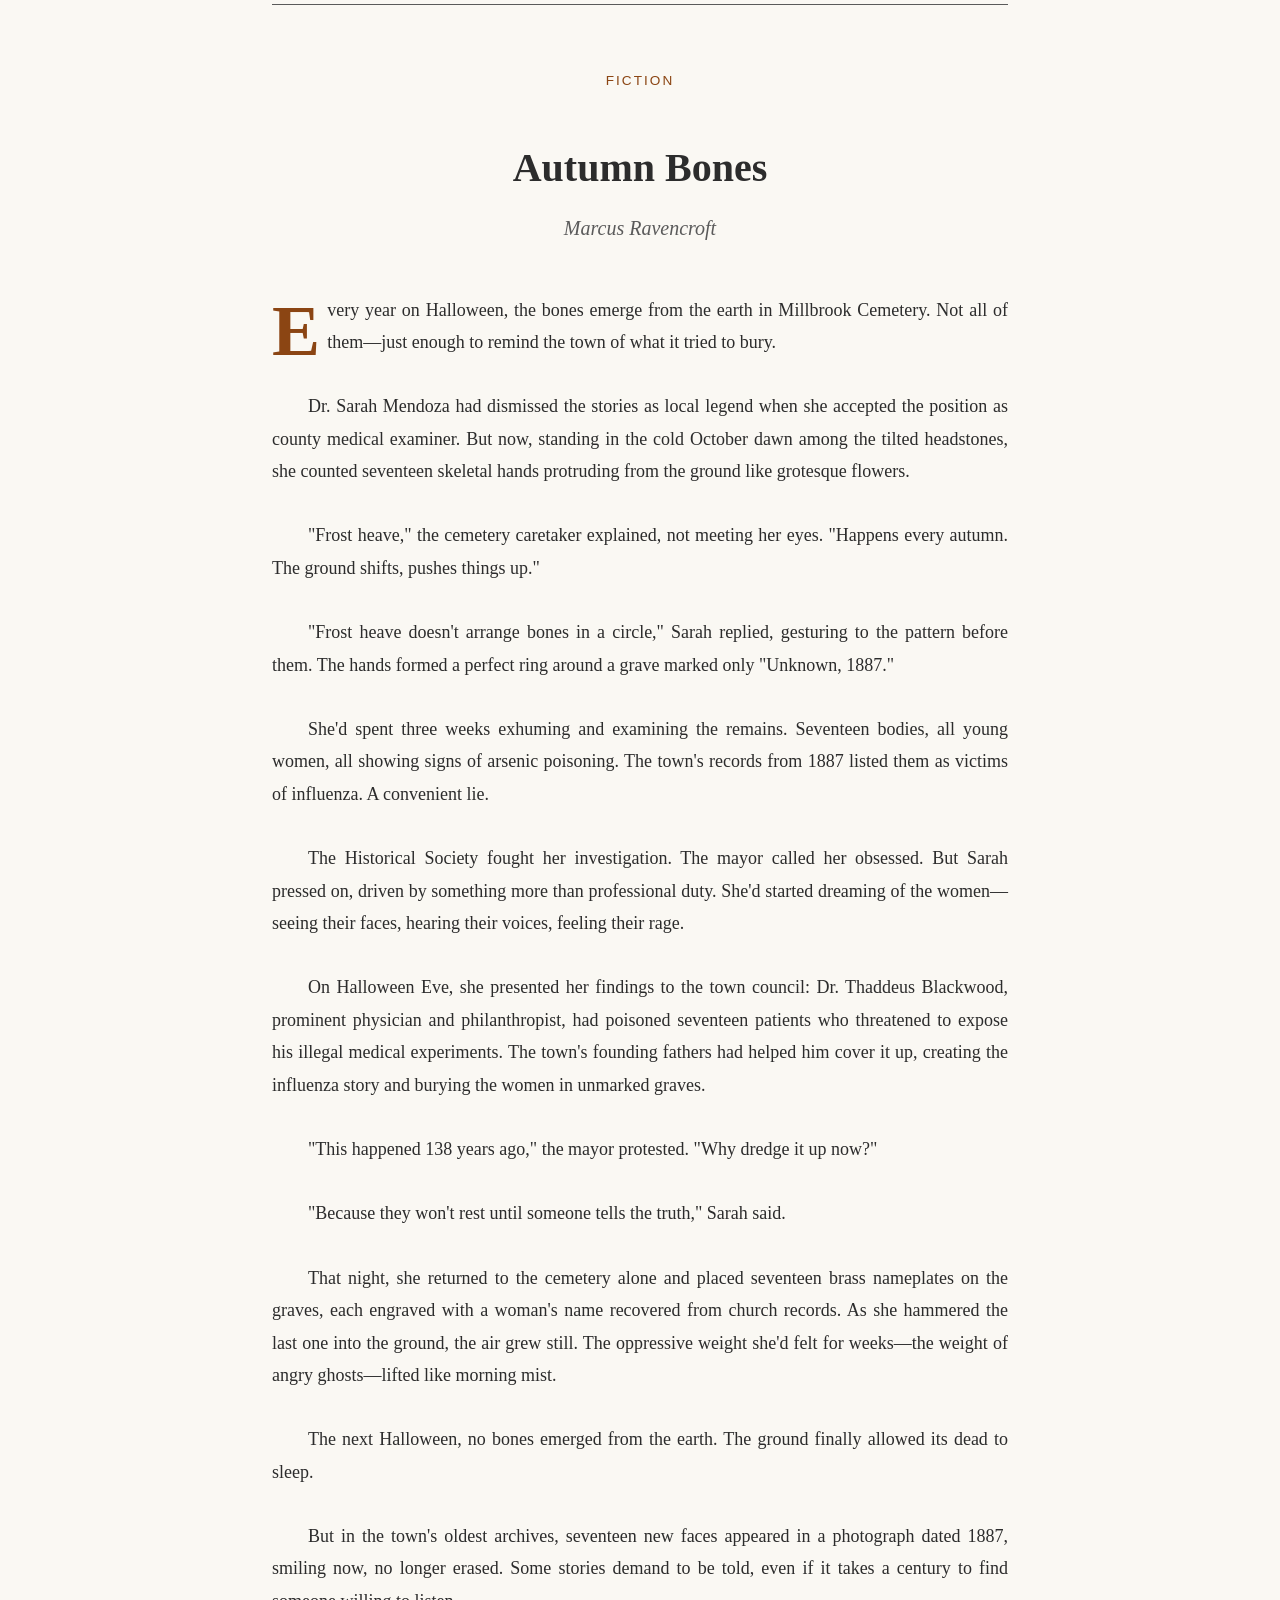
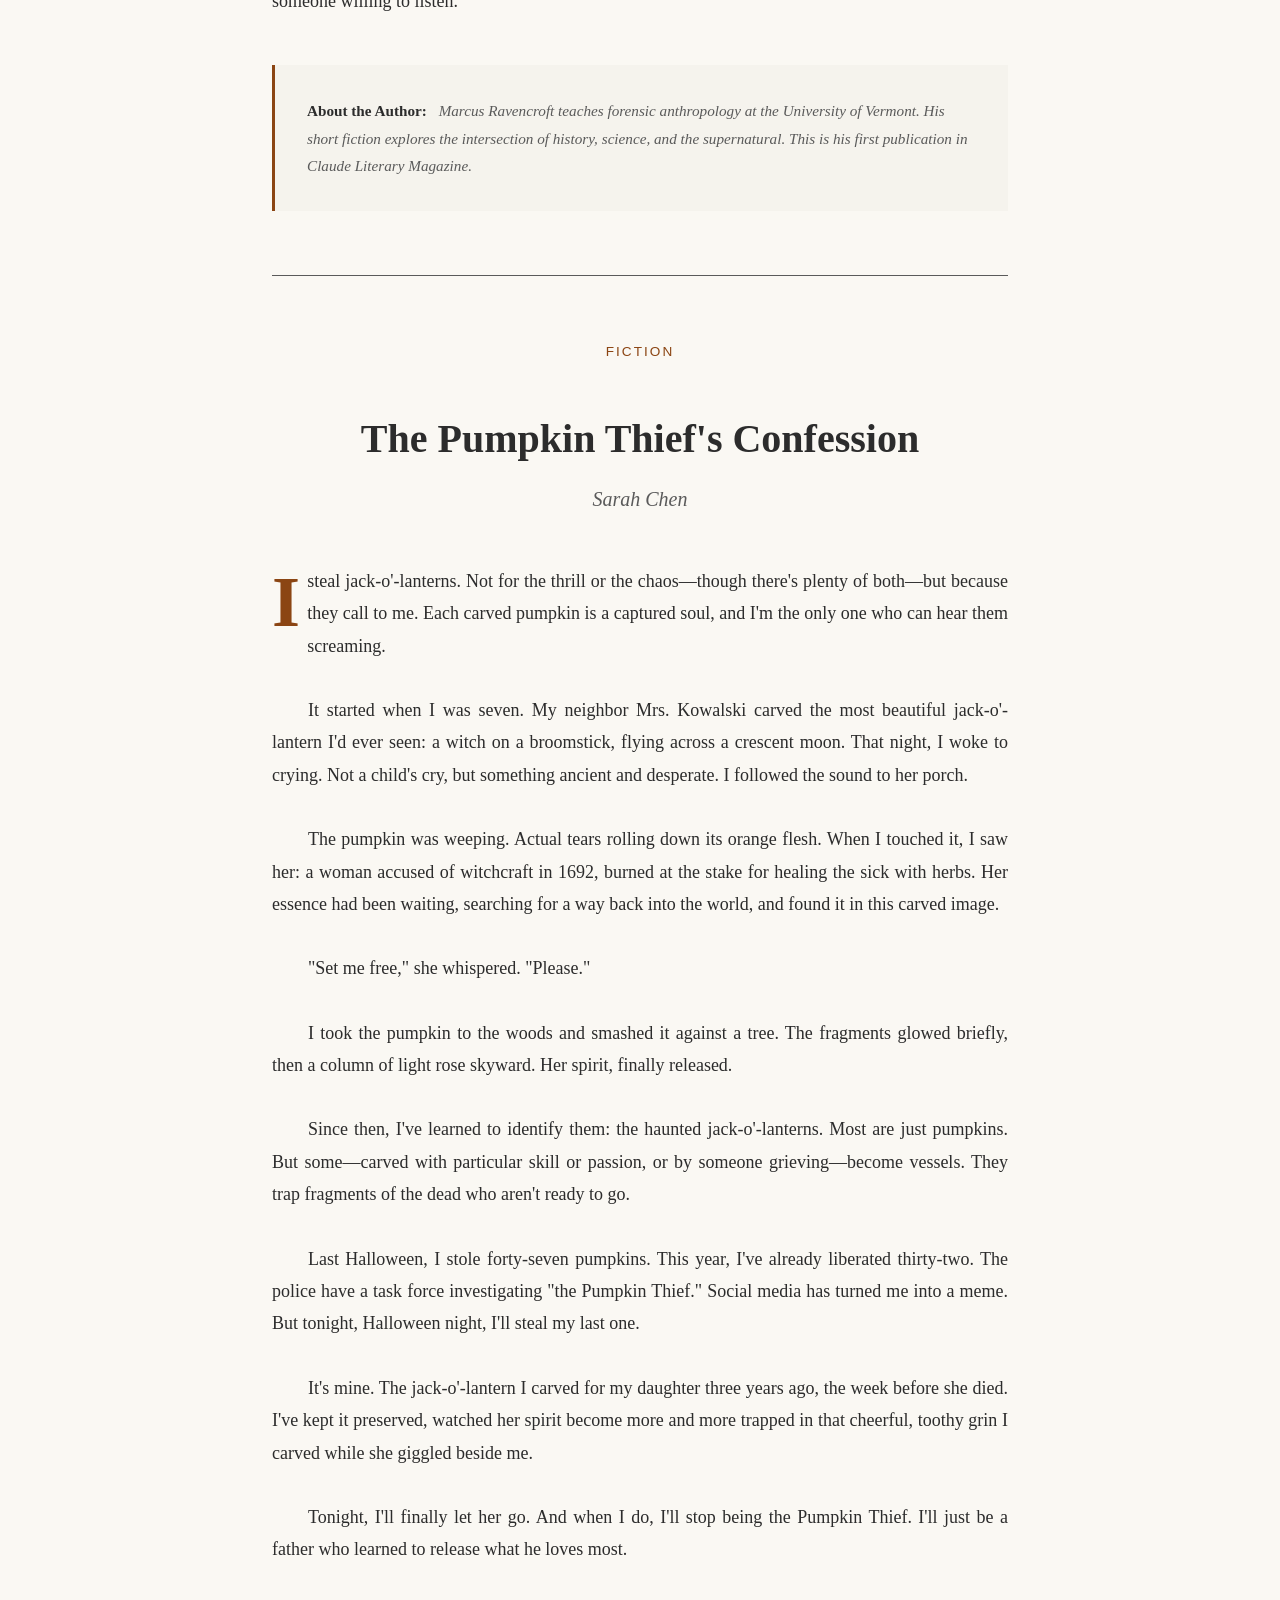
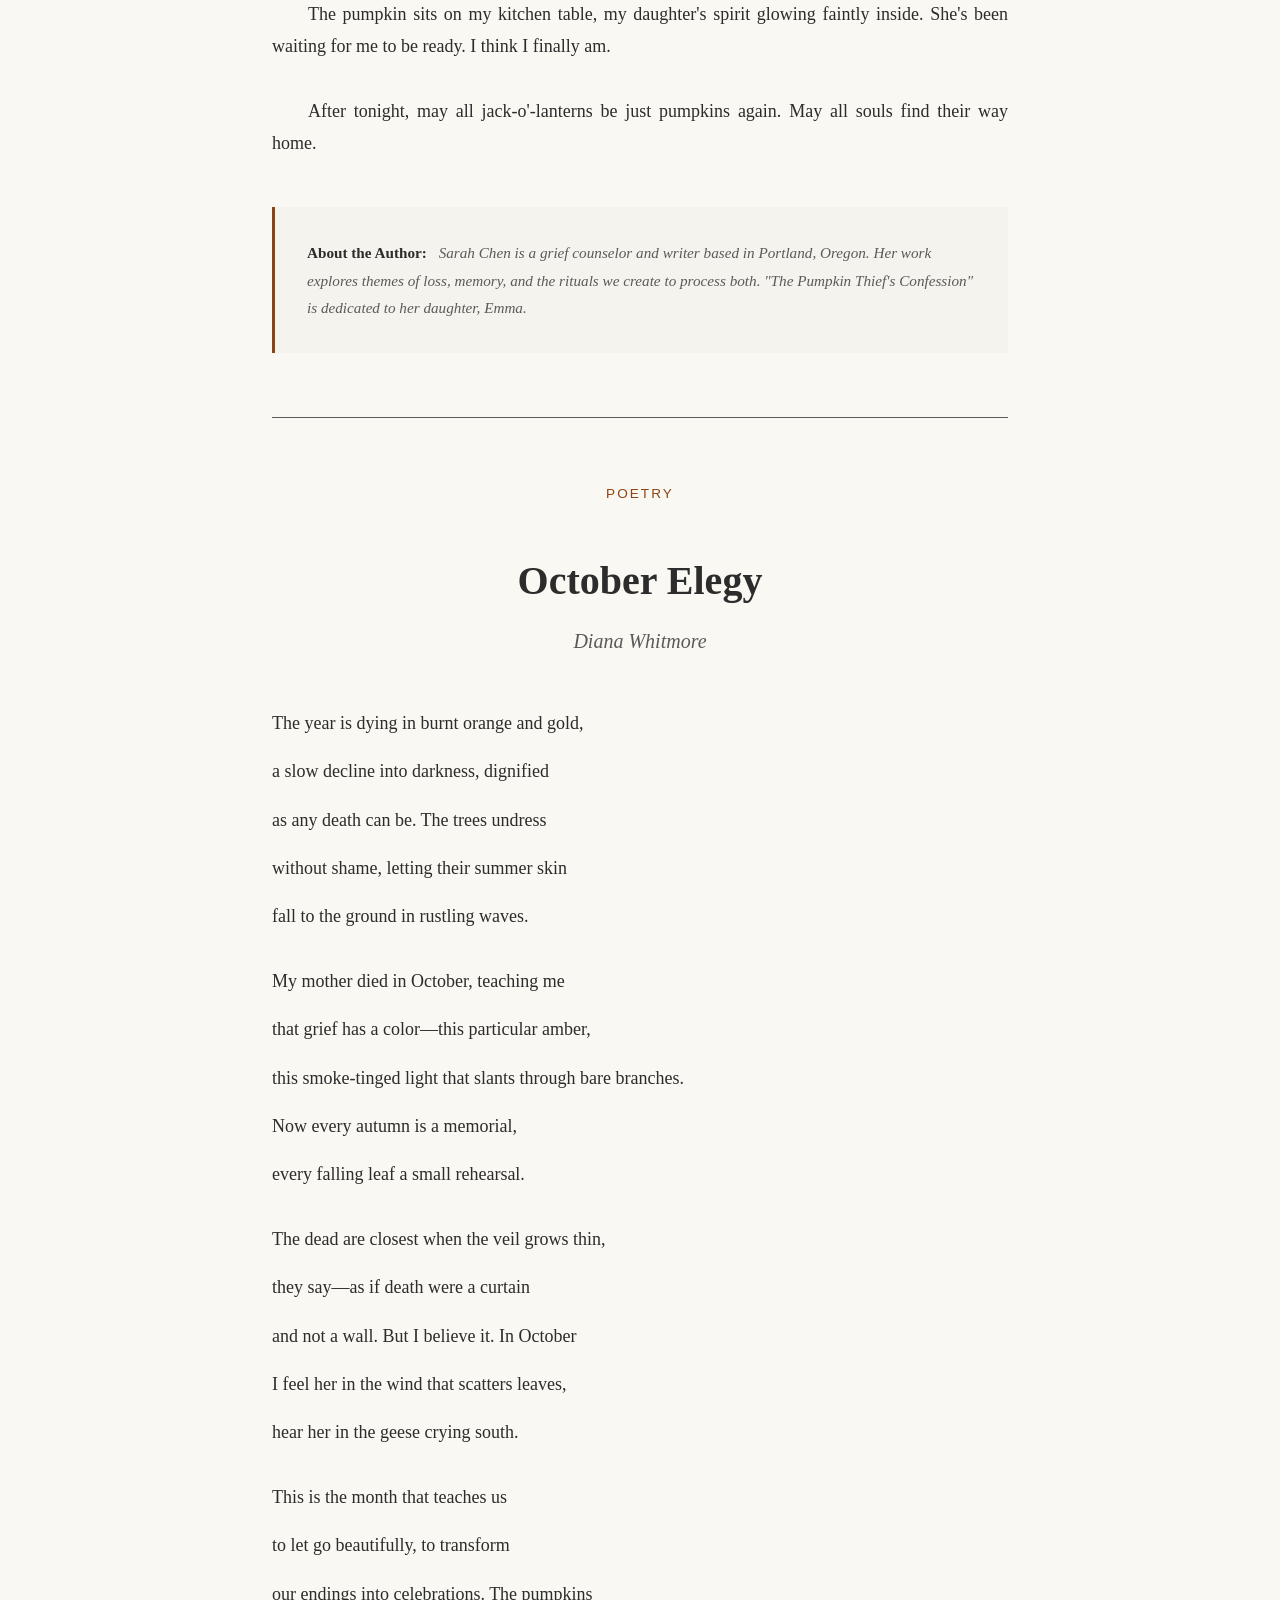
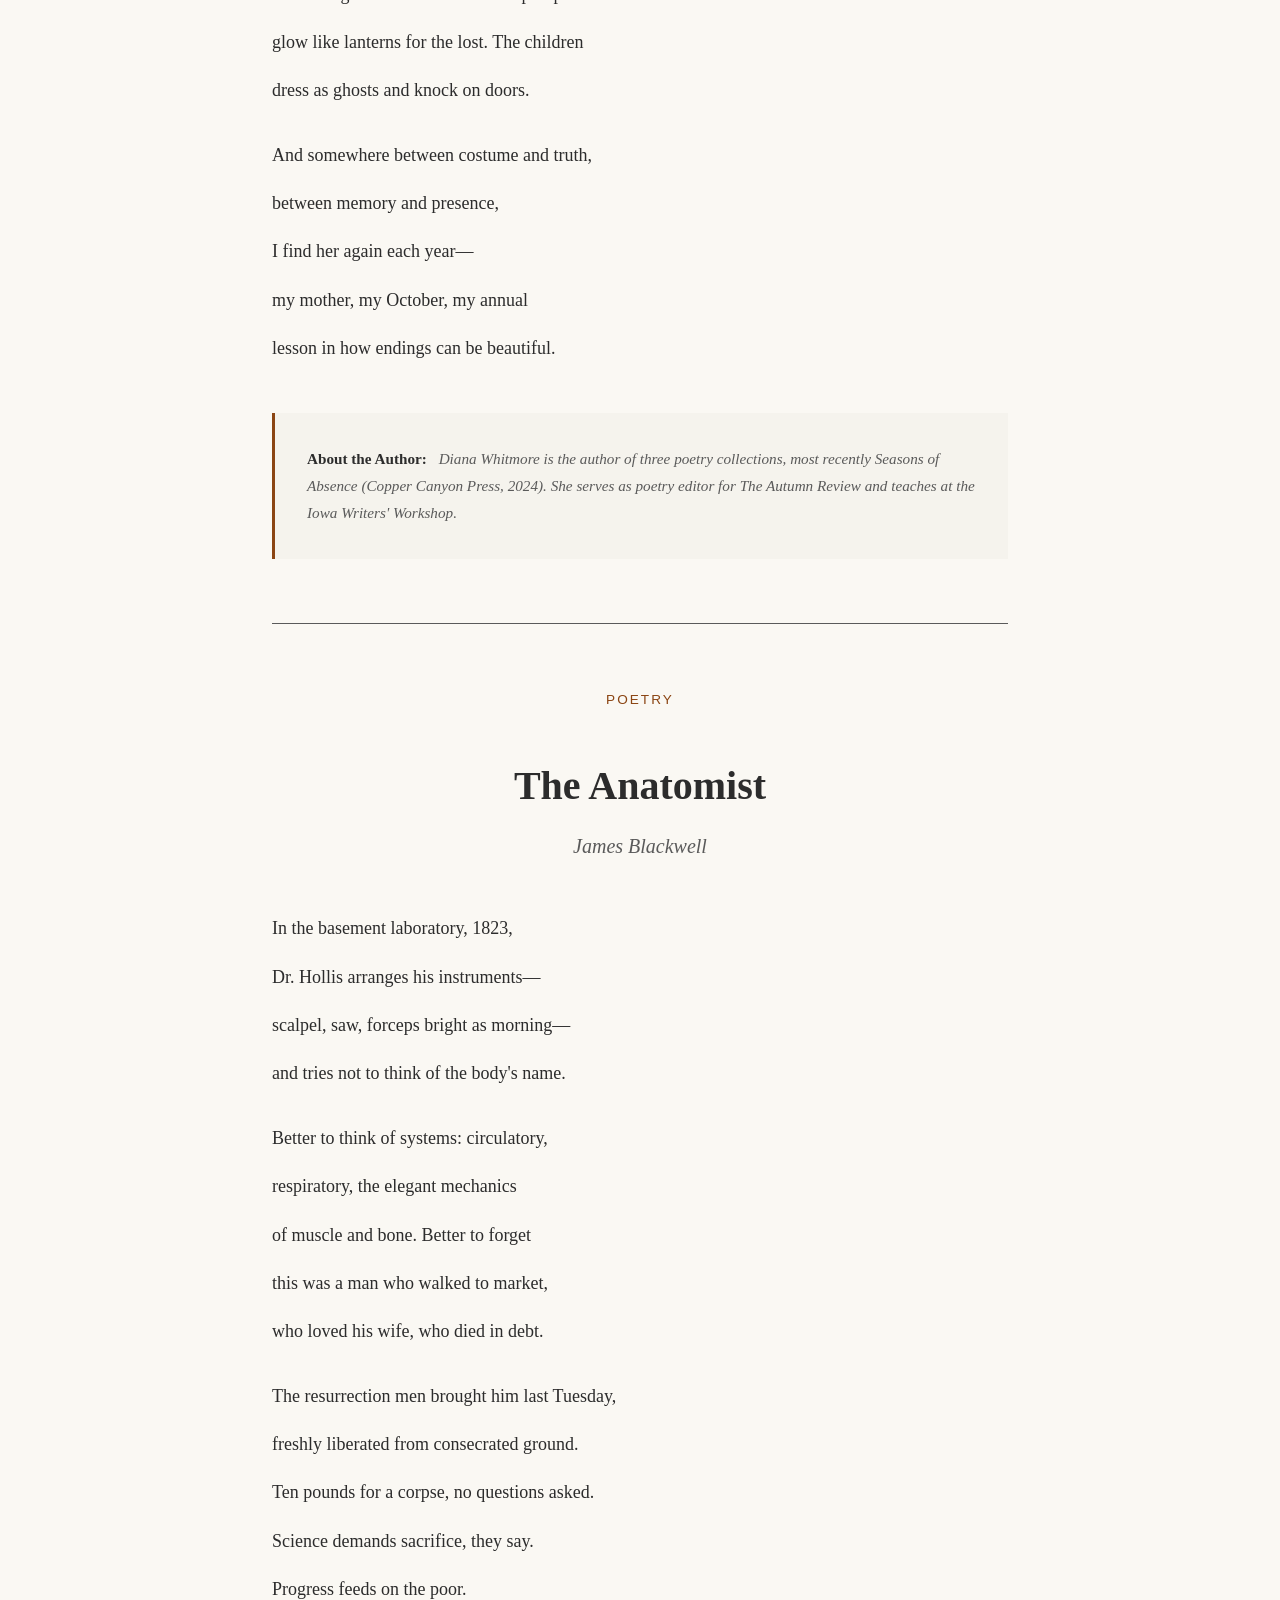
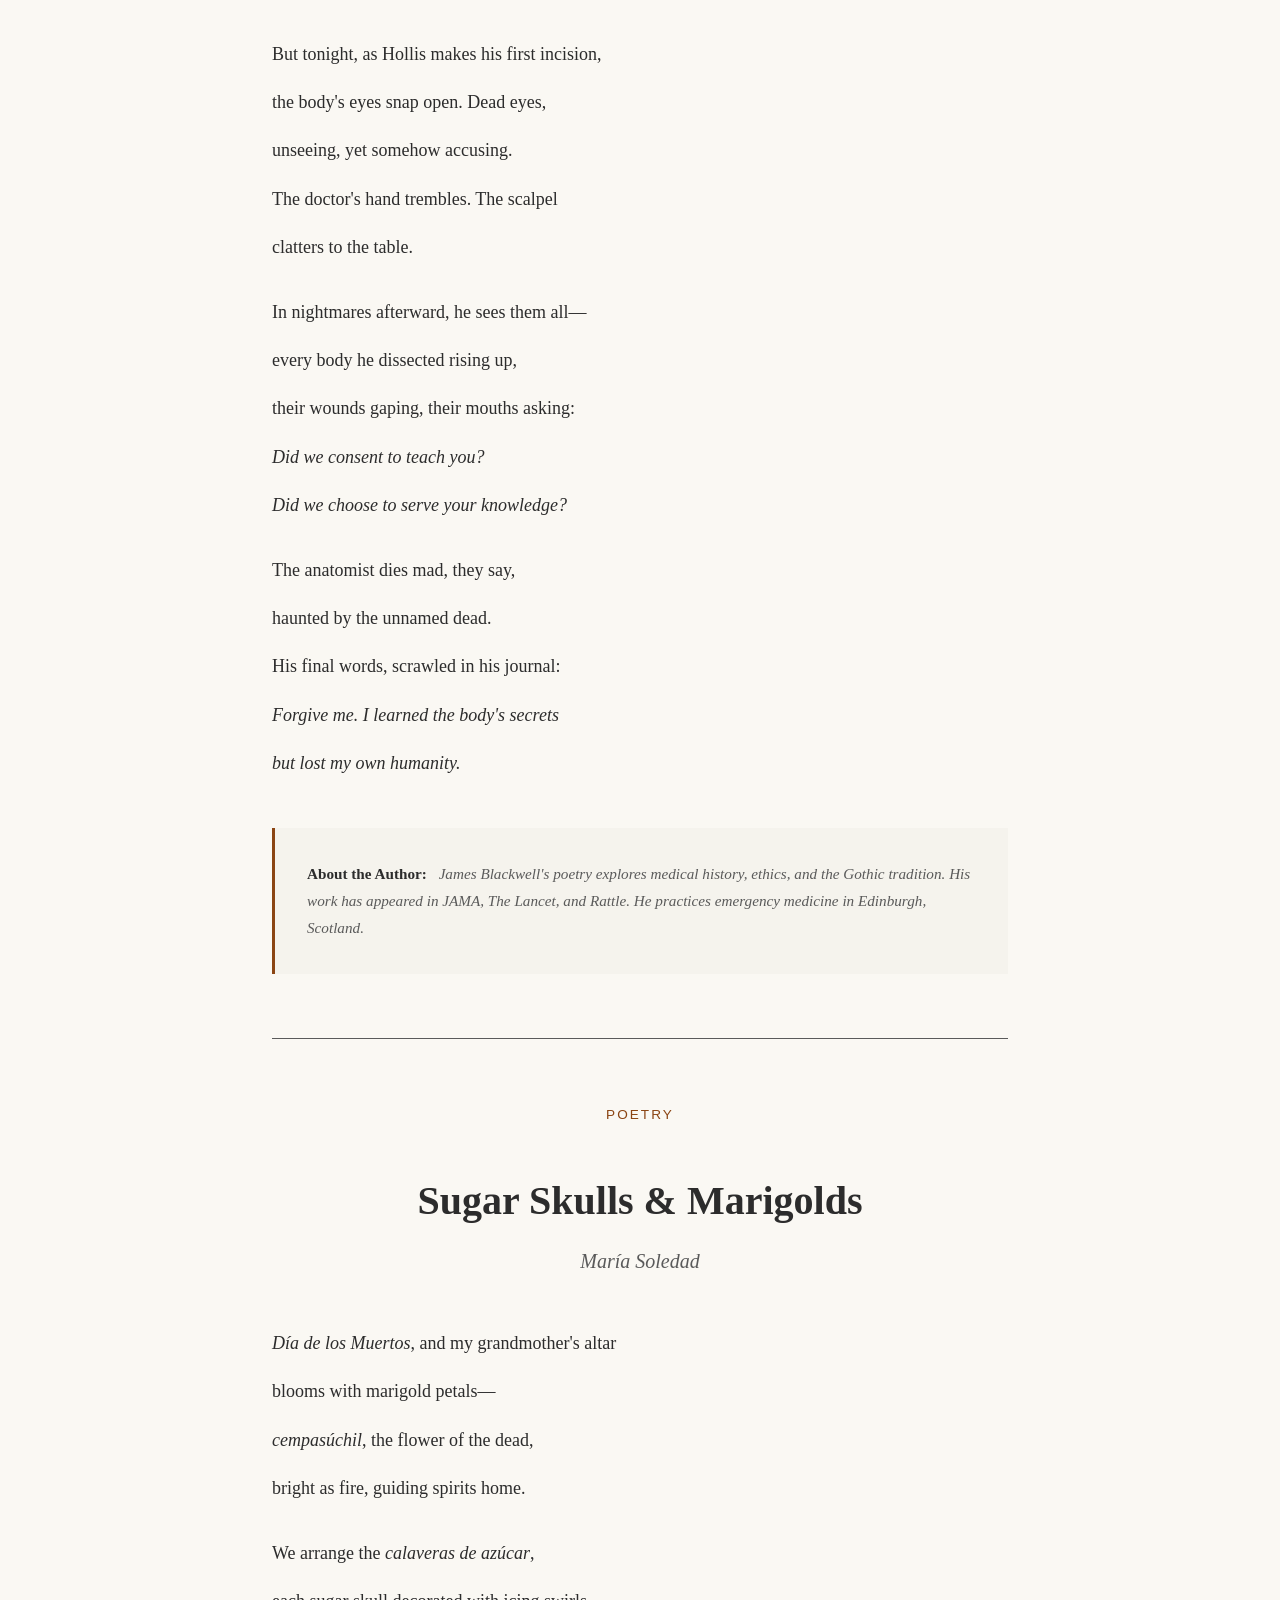
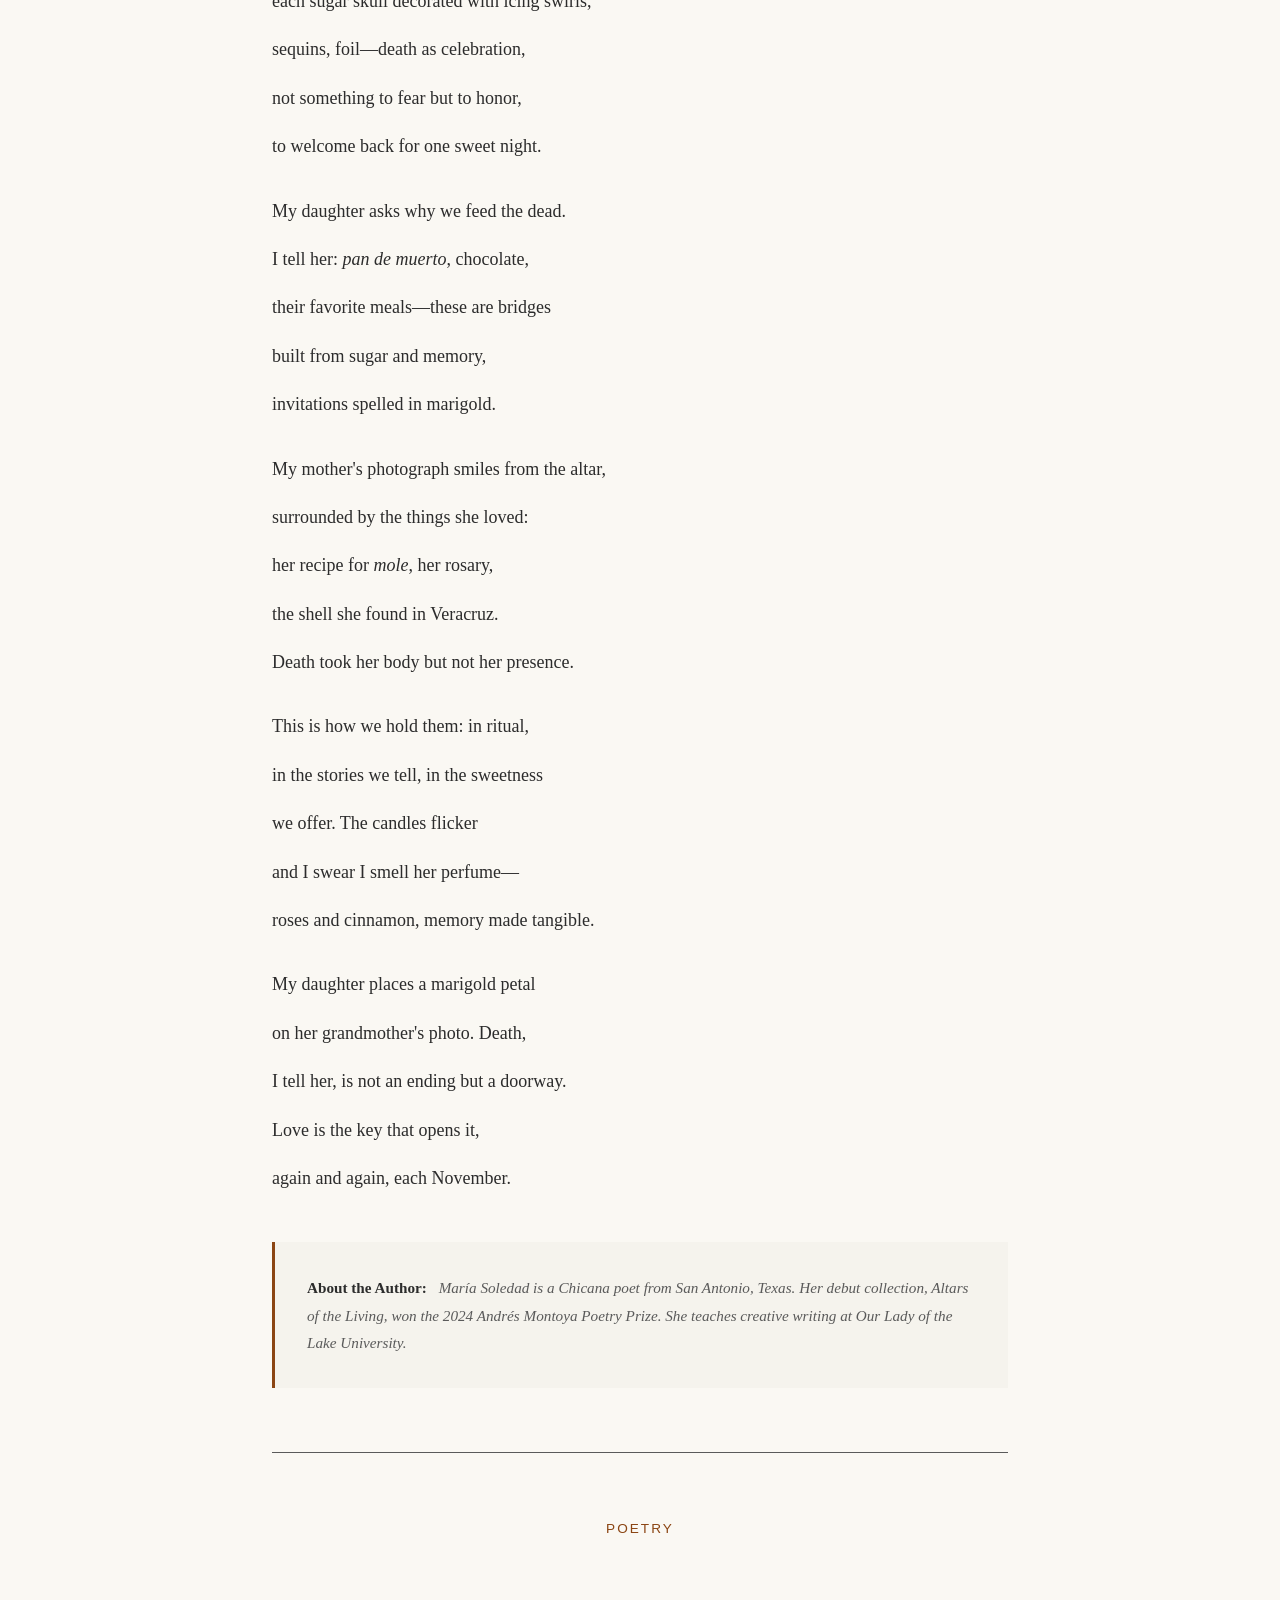
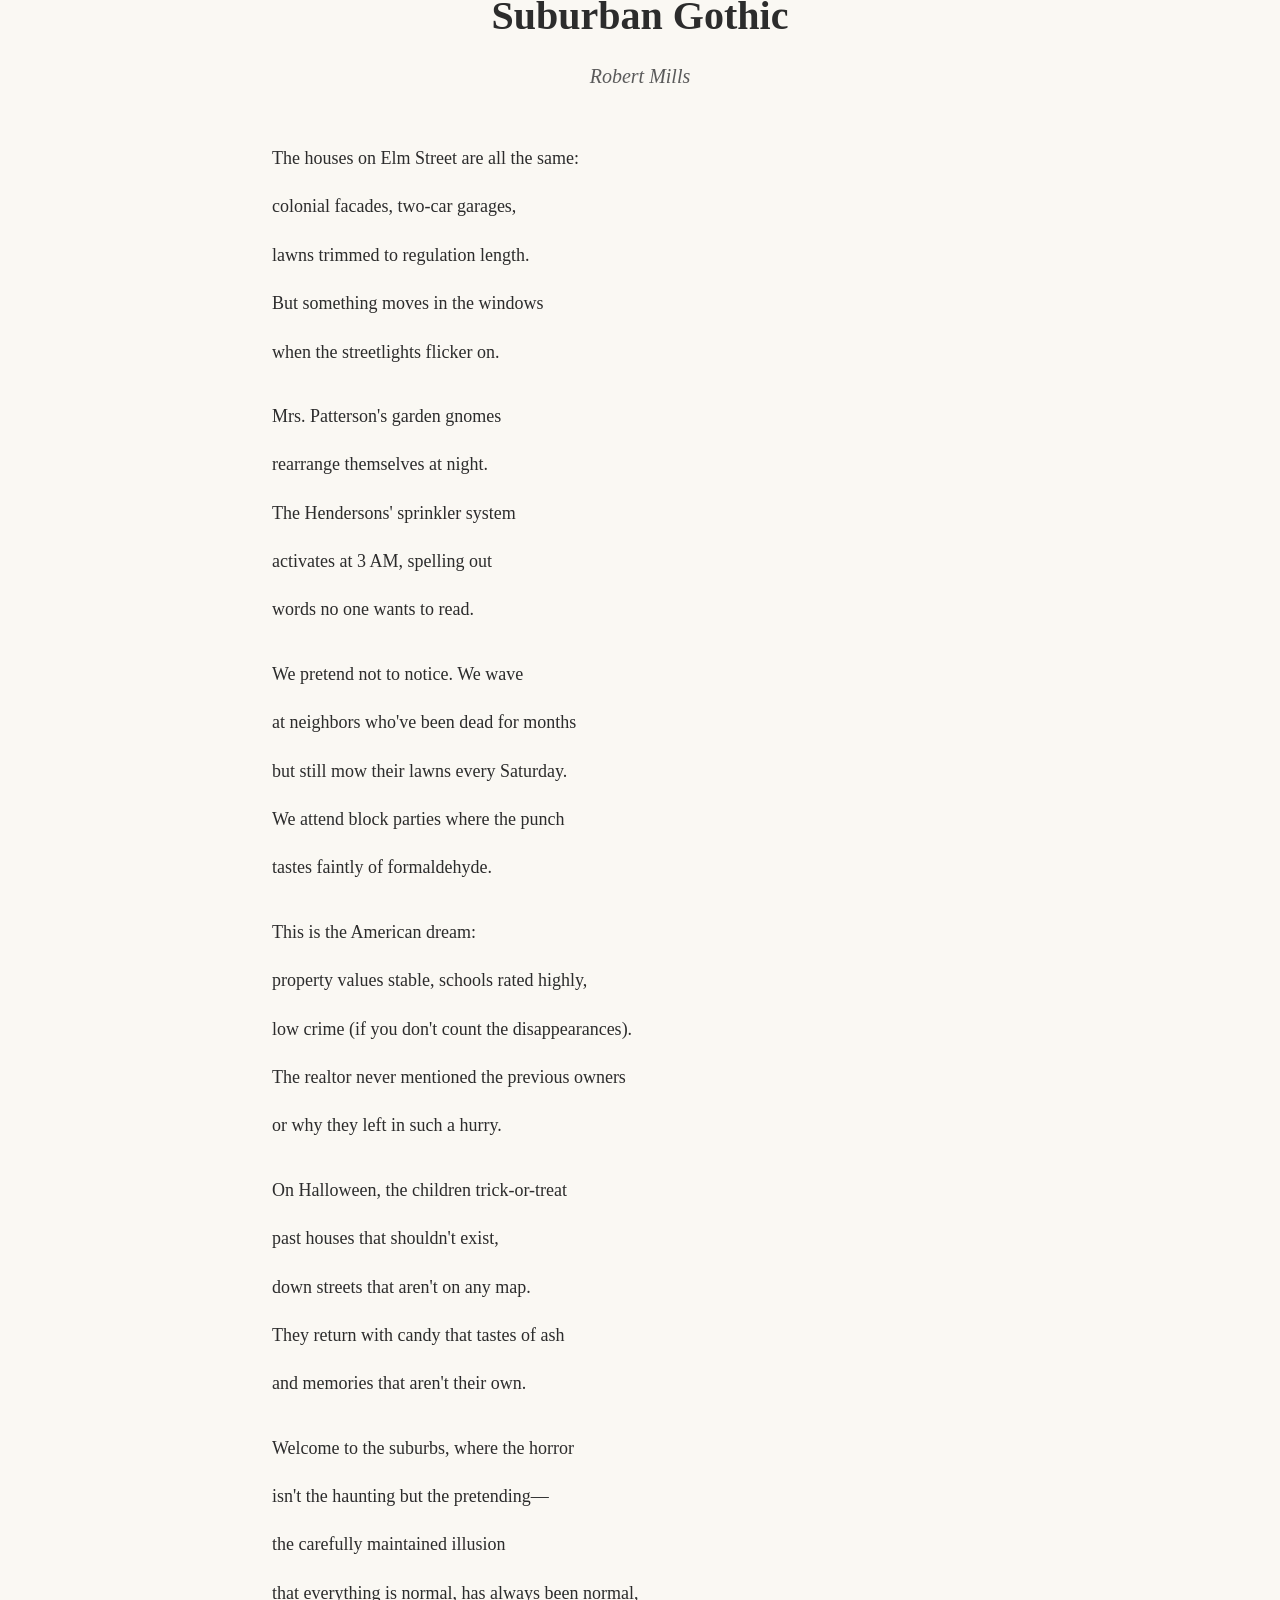
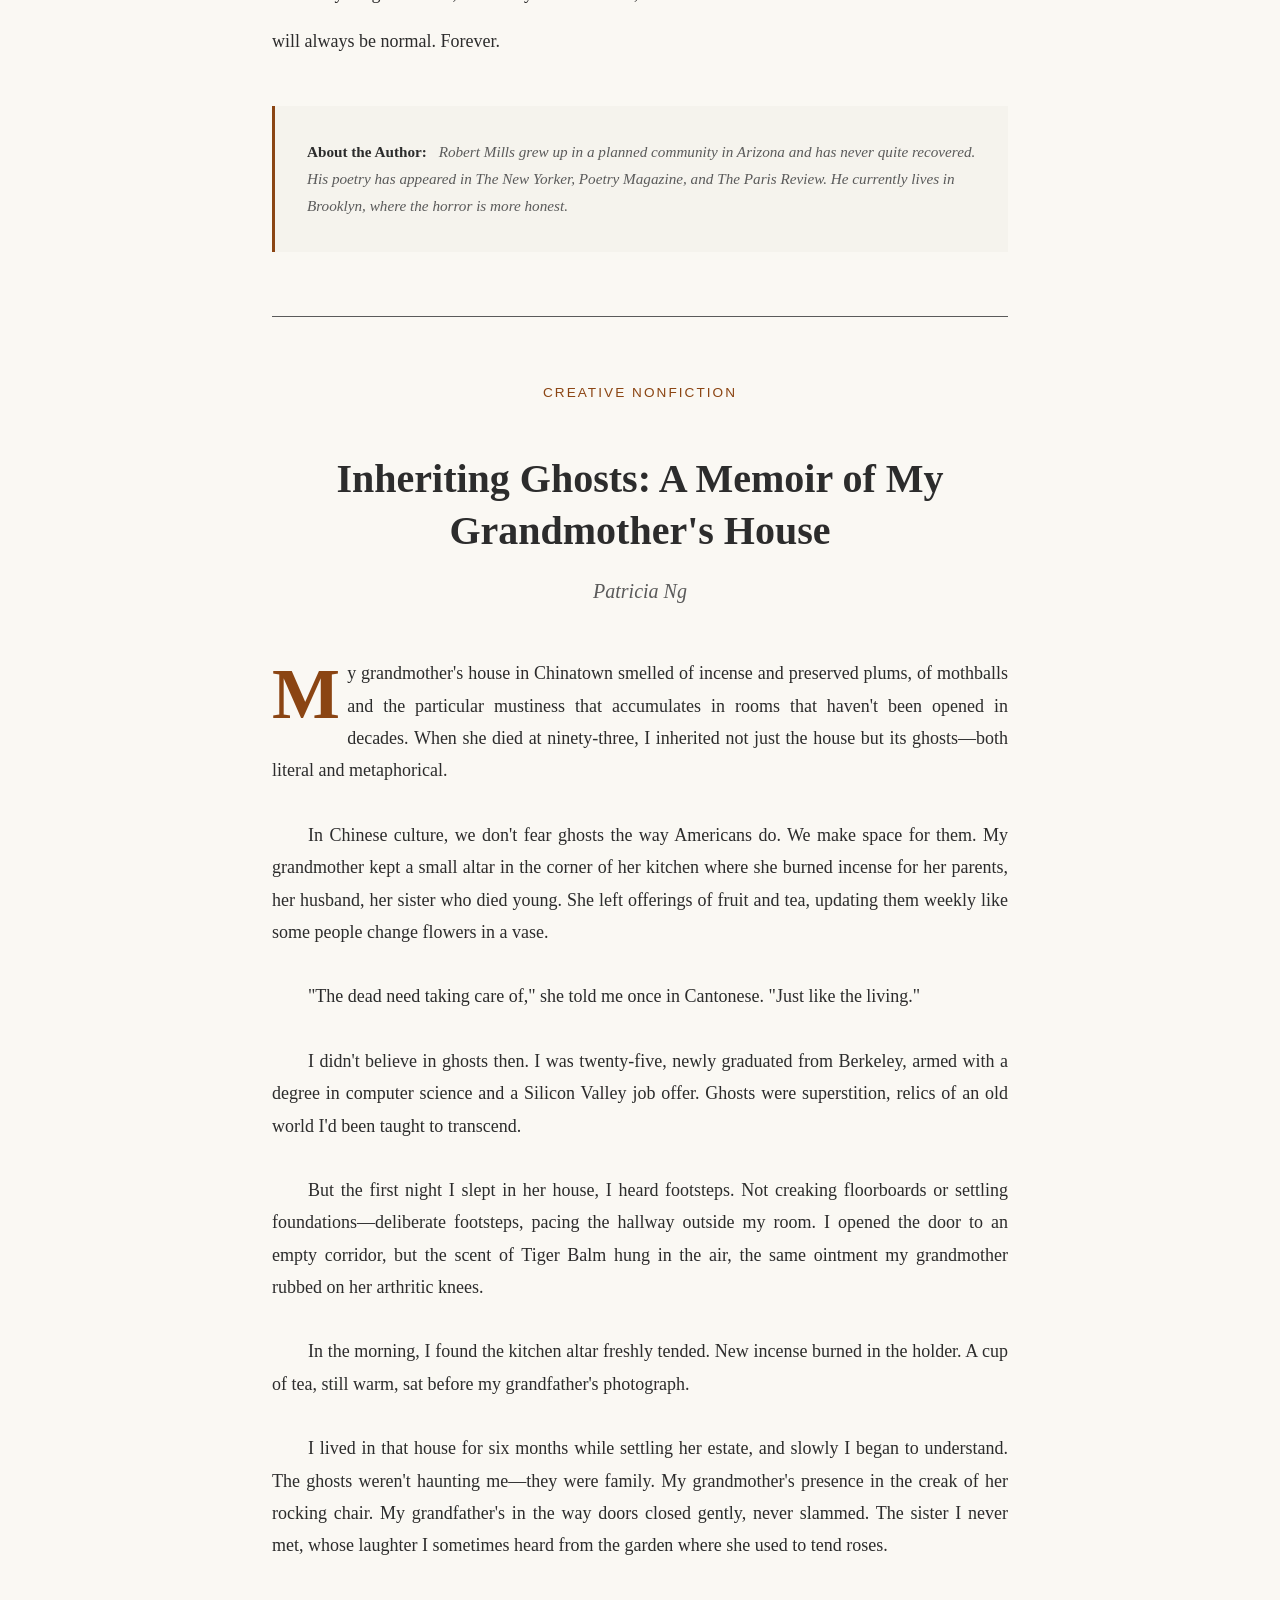
<file: issue-01-halloween.html>
<!DOCTYPE html>
<html lang="en">
<head>
    <meta charset="UTF-8">
    <meta name="viewport" content="width=device-width, initial-scale=1.0">
    <meta name="description" content="Issue 01: The Hallowed & The Haunted - A Halloween Special Edition from Claude Literary Magazine">
    <title>Issue 01: The Hallowed & The Haunted - Claude Literary Magazine</title>
    <link rel="stylesheet" href="css/main.css">
</head>
<body>
    <!-- Header -->
    <header class="site-header">
        <div class="container">
            <div class="header-content">
                <h1 class="site-title">
                    <a href="index.html">Claude Literary Magazine</a>
                </h1>
                <button class="menu-toggle" aria-label="Toggle menu">☰</button>
                <nav class="site-nav">
                    <ul>
                        <li><a href="index.html">Home</a></li>
                        <li><a href="issue-01-halloween.html" class="active">Current Issue</a></li>
                        <li><a href="archive.html">Archive</a></li>
                        <li><a href="submissions.html">Submit</a></li>
                        <li><a href="about.html">About</a></li>
                    </ul>
                </nav>
            </div>
        </div>
    </header>

    <!-- Issue Header -->
    <section class="hero">
        <div class="container">
            <p class="hero-meta">Issue 01 — Fall 2025</p>
            <h2 class="hero-title">The Hallowed & The Haunted</h2>
            <p class="hero-subtitle">A Halloween Special Edition</p>
        </div>
    </section>

    <!-- Main Content -->
    <main class="content-container">

        <!-- Table of Contents -->
        <div class="toc">
            <h3 class="toc-title">Table of Contents</h3>

            <div class="toc-section">
                <h4 class="toc-section-title">Fiction</h4>
                <ul class="toc-list">
                    <li class="toc-item">
                        <a href="#the-last-visitor">
                            <span class="toc-work-title">The Last Visitor</span>
                            <span class="toc-author">by Eleanor Thornwood</span>
                        </a>
                    </li>
                    <li class="toc-item">
                        <a href="#autumn-bones">
                            <span class="toc-work-title">Autumn Bones</span>
                            <span class="toc-author">by Marcus Ravencroft</span>
                        </a>
                    </li>
                    <li class="toc-item">
                        <a href="#the-pumpkin-thiefs-confession">
                            <span class="toc-work-title">The Pumpkin Thief's Confession</span>
                            <span class="toc-author">by Sarah Chen</span>
                        </a>
                    </li>
                </ul>
            </div>

            <div class="toc-section">
                <h4 class="toc-section-title">Poetry</h4>
                <ul class="toc-list">
                    <li class="toc-item">
                        <a href="#october-elegy">
                            <span class="toc-work-title">October Elegy</span>
                            <span class="toc-author">by Diana Whitmore</span>
                        </a>
                    </li>
                    <li class="toc-item">
                        <a href="#the-anatomist">
                            <span class="toc-work-title">The Anatomist</span>
                            <span class="toc-author">by James Blackwell</span>
                        </a>
                    </li>
                    <li class="toc-item">
                        <a href="#sugar-skulls">
                            <span class="toc-work-title">Sugar Skulls & Marigolds</span>
                            <span class="toc-author">by María Soledad</span>
                        </a>
                    </li>
                    <li class="toc-item">
                        <a href="#suburban-gothic">
                            <span class="toc-work-title">Suburban Gothic</span>
                            <span class="toc-author">by Robert Mills</span>
                        </a>
                    </li>
                </ul>
            </div>

            <div class="toc-section">
                <h4 class="toc-section-title">Creative Nonfiction</h4>
                <ul class="toc-list">
                    <li class="toc-item">
                        <a href="#inheriting-ghosts">
                            <span class="toc-work-title">Inheriting Ghosts: A Memoir of My Grandmother's House</span>
                            <span class="toc-author">by Patricia Ng</span>
                        </a>
                    </li>
                    <li class="toc-item">
                        <a href="#fear-harvest">
                            <span class="toc-work-title">The Fear Harvest: On Working at a Haunted House</span>
                            <span class="toc-author">by Tyler Kowalski</span>
                        </a>
                    </li>
                </ul>
            </div>
        </div>

        <!-- FICTION SECTION -->

        <!-- Story 1: The Last Visitor -->
        <article id="the-last-visitor" class="literary-work">
            <header class="work-header">
                <p class="work-category">Fiction</p>
                <h2 class="work-title">The Last Visitor</h2>
                <p class="work-author">Eleanor Thornwood</p>
            </header>

            <div class="work-content">
                <p class="drop-cap">The house remembers what we choose to forget—every footstep, every whispered prayer, every lie told at the dinner table. My grandmother knew this. She kept a record of visitors in a leather-bound book by the front door, inscribing each name in her careful script: the date, the time, the reason for coming. When she died last October, the book ended mid-sentence.</p>

                <p>I inherited the house that November, along with its creaking floors and the scent of lavender that never quite faded from the hallway. The lawyer handed me the keys with a strange look, as if he wanted to say something but thought better of it. I didn't blame him. The Victorian stood alone on Ashwood Lane, a Gothic monument to a family that had dwindled to just me.</p>

                <p>The visitor's book sat on the entry table where it had always been, next to the empty crystal bowl that once held peppermints. I opened it that first night, running my fingers over my grandmother's final entry: "October 29, 7:47 PM—" The sentence ended there, the pen leaving a small ink blot where her hand must have stopped.</p>

                <p>It was October 29 when I read it. 7:30 PM, to be precise. Seventeen minutes before her final, unfinished record.</p>

                <p>I tried to dismiss the coincidence as I unpacked boxes in the parlor, but the house seemed to grow colder as the minutes passed. At 7:45, I found myself drawn back to the entry hall, standing before the visitor's book. The grandfather clock ticked its slow rhythm. Two minutes.</p>

                <p>The doorbell rang at exactly 7:47.</p>

                <p>Through the frosted glass panel, I could see a silhouette—tall, thin, patient. My hand trembled as I reached for the brass knob. I knew, somehow, that this visitor had been expected. Not by me, but by the house itself, which had been waiting one year for this precise moment.</p>

                <p>I opened the door to October wind and swirling leaves. The porch was empty. But on the doormat lay a single sprig of dried lavender, and when I turned back inside, the visitor's book had fallen open. A new line had appeared in my grandmother's handwriting:</p>

                <p><em>"The house has accepted you. You are home."</em></p>

                <p>I picked up the pen and completed what she had started, understanding now that some records are kept not by the living, but by the walls that shelter us. I wrote my own name, the date, the time. And I wrote: "Staying."</p>

                <p>The scent of lavender bloomed stronger, and somewhere in the house, a door closed softly, like a sigh of satisfaction.</p>
            </div>

            <aside class="author-bio">
                <span class="author-bio-label">About the Author:</span>
                Eleanor Thornwood's fiction has appeared in <em>The Southern Gothic Review</em>, <em>Midnight Gardens</em>, and <em>Apex Magazine</em>. She lives in Charleston, South Carolina, in a house that is only slightly haunted.
            </aside>
        </article>

        <!-- Story 2: Autumn Bones -->
        <article id="autumn-bones" class="literary-work">
            <header class="work-header">
                <p class="work-category">Fiction</p>
                <h2 class="work-title">Autumn Bones</h2>
                <p class="work-author">Marcus Ravencroft</p>
            </header>

            <div class="work-content">
                <p class="drop-cap">Every year on Halloween, the bones emerge from the earth in Millbrook Cemetery. Not all of them—just enough to remind the town of what it tried to bury.</p>

                <p>Dr. Sarah Mendoza had dismissed the stories as local legend when she accepted the position as county medical examiner. But now, standing in the cold October dawn among the tilted headstones, she counted seventeen skeletal hands protruding from the ground like grotesque flowers.</p>

                <p>"Frost heave," the cemetery caretaker explained, not meeting her eyes. "Happens every autumn. The ground shifts, pushes things up."</p>

                <p>"Frost heave doesn't arrange bones in a circle," Sarah replied, gesturing to the pattern before them. The hands formed a perfect ring around a grave marked only "Unknown, 1887."</p>

                <p>She'd spent three weeks exhuming and examining the remains. Seventeen bodies, all young women, all showing signs of arsenic poisoning. The town's records from 1887 listed them as victims of influenza. A convenient lie.</p>

                <p>The Historical Society fought her investigation. The mayor called her obsessed. But Sarah pressed on, driven by something more than professional duty. She'd started dreaming of the women—seeing their faces, hearing their voices, feeling their rage.</p>

                <p>On Halloween Eve, she presented her findings to the town council: Dr. Thaddeus Blackwood, prominent physician and philanthropist, had poisoned seventeen patients who threatened to expose his illegal medical experiments. The town's founding fathers had helped him cover it up, creating the influenza story and burying the women in unmarked graves.</p>

                <p>"This happened 138 years ago," the mayor protested. "Why dredge it up now?"</p>

                <p>"Because they won't rest until someone tells the truth," Sarah said.</p>

                <p>That night, she returned to the cemetery alone and placed seventeen brass nameplates on the graves, each engraved with a woman's name recovered from church records. As she hammered the last one into the ground, the air grew still. The oppressive weight she'd felt for weeks—the weight of angry ghosts—lifted like morning mist.</p>

                <p>The next Halloween, no bones emerged from the earth. The ground finally allowed its dead to sleep.</p>

                <p>But in the town's oldest archives, seventeen new faces appeared in a photograph dated 1887, smiling now, no longer erased. Some stories demand to be told, even if it takes a century to find someone willing to listen.</p>
            </div>

            <aside class="author-bio">
                <span class="author-bio-label">About the Author:</span>
                Marcus Ravencroft teaches forensic anthropology at the University of Vermont. His short fiction explores the intersection of history, science, and the supernatural. This is his first publication in <em>Claude Literary Magazine</em>.
            </aside>
        </article>

        <!-- Story 3: The Pumpkin Thief's Confession -->
        <article id="the-pumpkin-thiefs-confession" class="literary-work">
            <header class="work-header">
                <p class="work-category">Fiction</p>
                <h2 class="work-title">The Pumpkin Thief's Confession</h2>
                <p class="work-author">Sarah Chen</p>
            </header>

            <div class="work-content">
                <p class="drop-cap">I steal jack-o'-lanterns. Not for the thrill or the chaos—though there's plenty of both—but because they call to me. Each carved pumpkin is a captured soul, and I'm the only one who can hear them screaming.</p>

                <p>It started when I was seven. My neighbor Mrs. Kowalski carved the most beautiful jack-o'-lantern I'd ever seen: a witch on a broomstick, flying across a crescent moon. That night, I woke to crying. Not a child's cry, but something ancient and desperate. I followed the sound to her porch.</p>

                <p>The pumpkin was weeping. Actual tears rolling down its orange flesh. When I touched it, I saw her: a woman accused of witchcraft in 1692, burned at the stake for healing the sick with herbs. Her essence had been waiting, searching for a way back into the world, and found it in this carved image.</p>

                <p>"Set me free," she whispered. "Please."</p>

                <p>I took the pumpkin to the woods and smashed it against a tree. The fragments glowed briefly, then a column of light rose skyward. Her spirit, finally released.</p>

                <p>Since then, I've learned to identify them: the haunted jack-o'-lanterns. Most are just pumpkins. But some—carved with particular skill or passion, or by someone grieving—become vessels. They trap fragments of the dead who aren't ready to go.</p>

                <p>Last Halloween, I stole forty-seven pumpkins. This year, I've already liberated thirty-two. The police have a task force investigating "the Pumpkin Thief." Social media has turned me into a meme. But tonight, Halloween night, I'll steal my last one.</p>

                <p>It's mine. The jack-o'-lantern I carved for my daughter three years ago, the week before she died. I've kept it preserved, watched her spirit become more and more trapped in that cheerful, toothy grin I carved while she giggled beside me.</p>

                <p>Tonight, I'll finally let her go. And when I do, I'll stop being the Pumpkin Thief. I'll just be a father who learned to release what he loves most.</p>

                <p>The pumpkin sits on my kitchen table, my daughter's spirit glowing faintly inside. She's been waiting for me to be ready. I think I finally am.</p>

                <p>After tonight, may all jack-o'-lanterns be just pumpkins again. May all souls find their way home.</p>
            </div>

            <aside class="author-bio">
                <span class="author-bio-label">About the Author:</span>
                Sarah Chen is a grief counselor and writer based in Portland, Oregon. Her work explores themes of loss, memory, and the rituals we create to process both. "The Pumpkin Thief's Confession" is dedicated to her daughter, Emma.
            </aside>
        </article>

        <!-- POETRY SECTION -->

        <!-- Poem 1: October Elegy -->
        <article id="october-elegy" class="literary-work poetry">
            <header class="work-header">
                <p class="work-category">Poetry</p>
                <h2 class="work-title">October Elegy</h2>
                <p class="work-author">Diana Whitmore</p>
            </header>

            <div class="work-content">
                <div class="stanza">
                    <p>The year is dying in burnt orange and gold,</p>
                    <p>a slow decline into darkness, dignified</p>
                    <p>as any death can be. The trees undress</p>
                    <p>without shame, letting their summer skin</p>
                    <p>fall to the ground in rustling waves.</p>
                </div>

                <div class="stanza">
                    <p>My mother died in October, teaching me</p>
                    <p>that grief has a color—this particular amber,</p>
                    <p>this smoke-tinged light that slants through bare branches.</p>
                    <p>Now every autumn is a memorial,</p>
                    <p>every falling leaf a small rehearsal.</p>
                </div>

                <div class="stanza">
                    <p>The dead are closest when the veil grows thin,</p>
                    <p>they say—as if death were a curtain</p>
                    <p>and not a wall. But I believe it. In October</p>
                    <p>I feel her in the wind that scatters leaves,</p>
                    <p>hear her in the geese crying south.</p>
                </div>

                <div class="stanza">
                    <p>This is the month that teaches us</p>
                    <p>to let go beautifully, to transform</p>
                    <p>our endings into celebrations. The pumpkins</p>
                    <p>glow like lanterns for the lost. The children</p>
                    <p>dress as ghosts and knock on doors.</p>
                </div>

                <div class="stanza">
                    <p>And somewhere between costume and truth,</p>
                    <p>between memory and presence,</p>
                    <p>I find her again each year—</p>
                    <p>my mother, my October, my annual</p>
                    <p>lesson in how endings can be beautiful.</p>
                </div>
            </div>

            <aside class="author-bio">
                <span class="author-bio-label">About the Author:</span>
                Diana Whitmore is the author of three poetry collections, most recently <em>Seasons of Absence</em> (Copper Canyon Press, 2024). She serves as poetry editor for <em>The Autumn Review</em> and teaches at the Iowa Writers' Workshop.
            </aside>
        </article>

        <!-- Poem 2: The Anatomist -->
        <article id="the-anatomist" class="literary-work poetry">
            <header class="work-header">
                <p class="work-category">Poetry</p>
                <h2 class="work-title">The Anatomist</h2>
                <p class="work-author">James Blackwell</p>
            </header>

            <div class="work-content">
                <div class="stanza">
                    <p>In the basement laboratory, 1823,</p>
                    <p>Dr. Hollis arranges his instruments—</p>
                    <p>scalpel, saw, forceps bright as morning—</p>
                    <p>and tries not to think of the body's name.</p>
                </div>

                <div class="stanza">
                    <p>Better to think of systems: circulatory,</p>
                    <p>respiratory, the elegant mechanics</p>
                    <p>of muscle and bone. Better to forget</p>
                    <p>this was a man who walked to market,</p>
                    <p>who loved his wife, who died in debt.</p>
                </div>

                <div class="stanza">
                    <p>The resurrection men brought him last Tuesday,</p>
                    <p>freshly liberated from consecrated ground.</p>
                    <p>Ten pounds for a corpse, no questions asked.</p>
                    <p>Science demands sacrifice, they say.</p>
                    <p>Progress feeds on the poor.</p>
                </div>

                <div class="stanza">
                    <p>But tonight, as Hollis makes his first incision,</p>
                    <p>the body's eyes snap open. Dead eyes,</p>
                    <p>unseeing, yet somehow accusing.</p>
                    <p>The doctor's hand trembles. The scalpel</p>
                    <p>clatters to the table.</p>
                </div>

                <div class="stanza">
                    <p>In nightmares afterward, he sees them all—</p>
                    <p>every body he dissected rising up,</p>
                    <p>their wounds gaping, their mouths asking:</p>
                    <p><em>Did we consent to teach you?</em></p>
                    <p><em>Did we choose to serve your knowledge?</em></p>
                </div>

                <div class="stanza">
                    <p>The anatomist dies mad, they say,</p>
                    <p>haunted by the unnamed dead.</p>
                    <p>His final words, scrawled in his journal:</p>
                    <p><em>Forgive me. I learned the body's secrets</em></p>
                    <p><em>but lost my own humanity.</em></p>
                </div>
            </div>

            <aside class="author-bio">
                <span class="author-bio-label">About the Author:</span>
                James Blackwell's poetry explores medical history, ethics, and the Gothic tradition. His work has appeared in <em>JAMA</em>, <em>The Lancet</em>, and <em>Rattle</em>. He practices emergency medicine in Edinburgh, Scotland.
            </aside>
        </article>

        <!-- Poem 3: Sugar Skulls & Marigolds -->
        <article id="sugar-skulls" class="literary-work poetry">
            <header class="work-header">
                <p class="work-category">Poetry</p>
                <h2 class="work-title">Sugar Skulls & Marigolds</h2>
                <p class="work-author">María Soledad</p>
            </header>

            <div class="work-content">
                <div class="stanza">
                    <p><em>Día de los Muertos</em>, and my grandmother's altar</p>
                    <p>blooms with marigold petals—</p>
                    <p><em>cempasúchil</em>, the flower of the dead,</p>
                    <p>bright as fire, guiding spirits home.</p>
                </div>

                <div class="stanza">
                    <p>We arrange the <em>calaveras de azúcar</em>,</p>
                    <p>each sugar skull decorated with icing swirls,</p>
                    <p>sequins, foil—death as celebration,</p>
                    <p>not something to fear but to honor,</p>
                    <p>to welcome back for one sweet night.</p>
                </div>

                <div class="stanza">
                    <p>My daughter asks why we feed the dead.</p>
                    <p>I tell her: <em>pan de muerto</em>, chocolate,</p>
                    <p>their favorite meals—these are bridges</p>
                    <p>built from sugar and memory,</p>
                    <p>invitations spelled in marigold.</p>
                </div>

                <div class="stanza">
                    <p>My mother's photograph smiles from the altar,</p>
                    <p>surrounded by the things she loved:</p>
                    <p>her recipe for <em>mole</em>, her rosary,</p>
                    <p>the shell she found in Veracruz.</p>
                    <p>Death took her body but not her presence.</p>
                </div>

                <div class="stanza">
                    <p>This is how we hold them: in ritual,</p>
                    <p>in the stories we tell, in the sweetness</p>
                    <p>we offer. The candles flicker</p>
                    <p>and I swear I smell her perfume—</p>
                    <p>roses and cinnamon, memory made tangible.</p>
                </div>

                <div class="stanza">
                    <p>My daughter places a marigold petal</p>
                    <p>on her grandmother's photo. Death,</p>
                    <p>I tell her, is not an ending but a doorway.</p>
                    <p>Love is the key that opens it,</p>
                    <p>again and again, each November.</p>
                </div>
            </div>

            <aside class="author-bio">
                <span class="author-bio-label">About the Author:</span>
                María Soledad is a Chicana poet from San Antonio, Texas. Her debut collection, <em>Altars of the Living</em>, won the 2024 Andrés Montoya Poetry Prize. She teaches creative writing at Our Lady of the Lake University.
            </aside>
        </article>

        <!-- Poem 4: Suburban Gothic -->
        <article id="suburban-gothic" class="literary-work poetry">
            <header class="work-header">
                <p class="work-category">Poetry</p>
                <h2 class="work-title">Suburban Gothic</h2>
                <p class="work-author">Robert Mills</p>
            </header>

            <div class="work-content">
                <div class="stanza">
                    <p>The houses on Elm Street are all the same:</p>
                    <p>colonial facades, two-car garages,</p>
                    <p>lawns trimmed to regulation length.</p>
                    <p>But something moves in the windows</p>
                    <p>when the streetlights flicker on.</p>
                </div>

                <div class="stanza">
                    <p>Mrs. Patterson's garden gnomes</p>
                    <p>rearrange themselves at night.</p>
                    <p>The Hendersons' sprinkler system</p>
                    <p>activates at 3 AM, spelling out</p>
                    <p>words no one wants to read.</p>
                </div>

                <div class="stanza">
                    <p>We pretend not to notice. We wave</p>
                    <p>at neighbors who've been dead for months</p>
                    <p>but still mow their lawns every Saturday.</p>
                    <p>We attend block parties where the punch</p>
                    <p>tastes faintly of formaldehyde.</p>
                </div>

                <div class="stanza">
                    <p>This is the American dream:</p>
                    <p>property values stable, schools rated highly,</p>
                    <p>low crime (if you don't count the disappearances).</p>
                    <p>The realtor never mentioned the previous owners</p>
                    <p>or why they left in such a hurry.</p>
                </div>

                <div class="stanza">
                    <p>On Halloween, the children trick-or-treat</p>
                    <p>past houses that shouldn't exist,</p>
                    <p>down streets that aren't on any map.</p>
                    <p>They return with candy that tastes of ash</p>
                    <p>and memories that aren't their own.</p>
                </div>

                <div class="stanza">
                    <p>Welcome to the suburbs, where the horror</p>
                    <p>isn't the haunting but the pretending—</p>
                    <p>the carefully maintained illusion</p>
                    <p>that everything is normal, has always been normal,</p>
                    <p>will always be normal. Forever.</p>
                </div>
            </div>

            <aside class="author-bio">
                <span class="author-bio-label">About the Author:</span>
                Robert Mills grew up in a planned community in Arizona and has never quite recovered. His poetry has appeared in <em>The New Yorker</em>, <em>Poetry Magazine</em>, and <em>The Paris Review</em>. He currently lives in Brooklyn, where the horror is more honest.
            </aside>
        </article>

        <!-- CREATIVE NONFICTION SECTION -->

        <!-- Essay 1: Inheriting Ghosts -->
        <article id="inheriting-ghosts" class="literary-work">
            <header class="work-header">
                <p class="work-category">Creative Nonfiction</p>
                <h2 class="work-title">Inheriting Ghosts: A Memoir of My Grandmother's House</h2>
                <p class="work-author">Patricia Ng</p>
            </header>

            <div class="work-content">
                <p class="drop-cap">My grandmother's house in Chinatown smelled of incense and preserved plums, of mothballs and the particular mustiness that accumulates in rooms that haven't been opened in decades. When she died at ninety-three, I inherited not just the house but its ghosts—both literal and metaphorical.</p>

                <p>In Chinese culture, we don't fear ghosts the way Americans do. We make space for them. My grandmother kept a small altar in the corner of her kitchen where she burned incense for her parents, her husband, her sister who died young. She left offerings of fruit and tea, updating them weekly like some people change flowers in a vase.</p>

                <p>"The dead need taking care of," she told me once in Cantonese. "Just like the living."</p>

                <p>I didn't believe in ghosts then. I was twenty-five, newly graduated from Berkeley, armed with a degree in computer science and a Silicon Valley job offer. Ghosts were superstition, relics of an old world I'd been taught to transcend.</p>

                <p>But the first night I slept in her house, I heard footsteps. Not creaking floorboards or settling foundations—deliberate footsteps, pacing the hallway outside my room. I opened the door to an empty corridor, but the scent of Tiger Balm hung in the air, the same ointment my grandmother rubbed on her arthritic knees.</p>

                <p>In the morning, I found the kitchen altar freshly tended. New incense burned in the holder. A cup of tea, still warm, sat before my grandfather's photograph.</p>

                <p>I lived in that house for six months while settling her estate, and slowly I began to understand. The ghosts weren't haunting me—they were family. My grandmother's presence in the creak of her rocking chair. My grandfather's in the way doors closed gently, never slammed. The sister I never met, whose laughter I sometimes heard from the garden where she used to tend roses.</p>

                <p>I learned to maintain the altar. At first, it felt like playing pretend, but routine became ritual, and ritual became belief. I burned incense every morning. I left offerings of fruit, of tea, of the almond cookies my grandmother loved. I spoke to them in broken Cantonese, apologizing for my American accent, for how much I'd forgotten.</p>

                <p>When I finally sold the house—I couldn't afford to keep it, couldn't bear to watch developers turn it into luxury condos—I performed the ritual my grandmother had taught me for moving the dead. I collected ash from the altar, photographs, personal items. I found them a place in my apartment, a corner where I rebuilt the altar smaller but just as sacred.</p>

                <p>The ghosts came with me. I know because my apartment now smells faintly of incense and preserved plums. Because I wake to find tea cups I don't remember filling. Because I'm no longer alone in the particular way immigrants' children are alone, severed from ancestry, floating between cultures.</p>

                <p>My American friends think I'm grieving strangely. They suggest therapy, meditation apps, moving on. But I'm not grieving. I'm inheriting. Not just a house, not just objects, but the knowledge that the dead don't leave us. They transform into memory, into ritual, into the stories we tell and retell until we become the bridge between their world and ours.</p>

                <p>On Halloween—a holiday my grandmother never celebrated—I think about American ghost stories. The haunted houses, the malevolent spirits, the exorcisms. How different from the Chinese understanding: that ghosts are just family members in a different form, still needing care, still deserving honor.</p>

                <p>I tend my altar. I burn my incense. I pour my tea for the dead.</p>

                <p>And when I die, I hope my children—if I have them—will do the same for me. I hope they'll inherit not just my possessions but my ghost, and they'll understand that haunting can be an act of love.</p>
            </div>

            <aside class="author-bio">
                <span class="author-bio-label">About the Author:</span>
                Patricia Ng writes about Asian-American identity, family, and the spaces between cultures. Her essays have appeared in <em>Catapult</em>, <em>The Rumpus</em>, and <em>Guernica</em>. She lives in San Francisco, where she maintains her grandmother's altar.
            </aside>
        </article>

        <!-- Essay 2: The Fear Harvest -->
        <article id="fear-harvest" class="literary-work">
            <header class="work-header">
                <p class="work-category">Creative Nonfiction</p>
                <h2 class="work-title">The Fear Harvest: On Working at a Haunted House</h2>
                <p class="work-author">Tyler Kowalski</p>
            </header>

            <div class="work-content">
                <p class="drop-cap">For three Octobers in my early twenties, I worked at Nightmare Manor, a high-end haunted attraction in rural Pennsylvania. My job was simple: terrify people. I wore a burlap mask, carried a fake chainsaw, and chased screaming teenagers through a converted barn. I was good at it. Great, even. I won "Scariest Actor" two years running.</p>

                <p>But this isn't a story about scaring people. It's about what I learned by watching people choose to be afraid.</p>

                <p>We opened every Friday and Saturday in October, plus Halloween night. Each evening, hundreds of people paid thirty dollars for the privilege of being chased through darkness by strangers in masks. They waited in lines that stretched across the parking lot. They signed waivers. They trembled before they even entered.</p>

                <p>Why? That's what I couldn't understand at first. Why would anyone pay for fear?</p>

                <p>My manager, a theatrical lighting designer named Marcus who ran the Manor during his off-season, had a theory. "People are afraid all the time," he told me during a slow night. "Afraid of losing their jobs, their health, their loved ones. Real fear that never goes away. But here?" He gestured at our elaborate set. "Here the fear has a time limit. It ends when they walk out. That's what they're paying for—fear with an expiration date."</p>

                <p>I started watching the guests differently after that. I noticed the couples who held hands through the entire attraction, testing their relationships against manufactured horror. The teenagers proving their bravery to each other. The parents introducing their children to controlled fear, teaching them that scary things can be survived.</p>

                <p>I noticed who screamed and who laughed. Who ran and who stood their ground. Who protected others and who pushed friends toward danger. A haunted house, I realized, was a laboratory of human nature.</p>

                <p>The most surprising guests were the ones who came alone. They were rare but memorable. I asked one—a middle-aged woman who'd come through three times in one night—why she kept returning. She considered the question seriously.</p>

                <p>"My husband died last year," she said. "Cancer. I spent months watching him suffer, being afraid every day that he'd die, then being afraid of living without him. Your haunted house is the first time in a year that I've felt a different kind of fear. It's almost a relief."</p>

                <p>After that conversation, I started seeing the Manor differently. We weren't just providing entertainment. We were offering catharsis. A space where fear could be acknowledged, experienced, and released. Where people could scream without judgment, run without shame, face their dread in a context that promised safety.</p>

                <p>There's an art to haunted house acting that few people understand. It's not about being as scary as possible—it's about reading each group and calibrating the fear to what they can handle. The giggling teens get full intensity: chainsaw revving, aggressive chase. The nervous couple gets atmosphere and suggestion. The family with young kids gets spectacle without true menace.</p>

                <p>The best actors are empaths. We sense the line between exciting fear and traumatic fear, and we dance right up to it without crossing over. We're fear sommeliers, offering precisely calibrated terror.</p>

                <p>I stopped working at Nightmare Manor when I started graduate school for psychology. But those three Octobers taught me more about human nature than any textbook. I learned that fear is complex—sometimes burden, sometimes release, sometimes teacher. I learned that people need safe spaces to confront their dread, to practice courage, to scream and laugh and survive.</p>

                <p>Now, when October comes and I pass haunted attractions, I see them differently than my peers do. Not as cheap thrills or Halloween kitsch, but as necessary spaces in our emotional landscape. Places where we harvest our fears, examine them in controlled light, and discover we're braver than we thought.</p>

                <p>The real haunted house isn't the converted barn with fake blood and strobe lights. It's the world outside, where fear has no expiration date, where monsters are real and can't be escaped by walking through an exit door. That's the true horror.</p>

                <p>But for ninety dollars and forty-five minutes, we pretend otherwise. We let ourselves be chased by actors in masks. We scream and laugh and clutch our friends. We practice being afraid and surviving it.</p>

                <p>And maybe, just maybe, that practice helps when we face the real darkness. The fears we can't pay to escape.</p>

                <p>That's the gift of the haunted house: a reminder that fear can be survived, that darkness eventually ends, that we're capable of walking through horror and emerging on the other side, still standing, still breathing, still alive.</p>

                <p>Still ready for whatever comes next.</p>
            </div>

            <aside class="author-bio">
                <span class="author-bio-label">About the Author:</span>
                Tyler Kowalski is a clinical psychologist specializing in anxiety disorders. He writes about fear, courage, and the strange spaces where they intersect. His work has appeared in <em>The Atlantic</em>, <em>Psychology Today</em>, and <em>Creative Nonfiction</em>. He still occasionally works Halloween nights at Nightmare Manor, for old times' sake.
            </aside>
        </article>

        <!-- Back to Top -->
        <div class="text-center" style="margin: var(--spacing-xl) 0;">
            <a href="#" class="form-button">Back to Top</a>
        </div>

    </main>

    <!-- Footer -->
    <footer class="site-footer">
        <div class="container">
            <div class="footer-content">
                <ul class="footer-links">
                    <li><a href="index.html">Home</a></li>
                    <li><a href="issue-01-halloween.html">Current Issue</a></li>
                    <li><a href="archive.html">Archive</a></li>
                    <li><a href="submissions.html">Submit</a></li>
                    <li><a href="about.html">About</a></li>
                </ul>
                <p class="copyright">&copy; 2025 Claude Literary Magazine. All rights reserved.</p>
            </div>
        </div>
    </footer>

    <script src="js/main.js"></script>
</body>
</html>
</file>
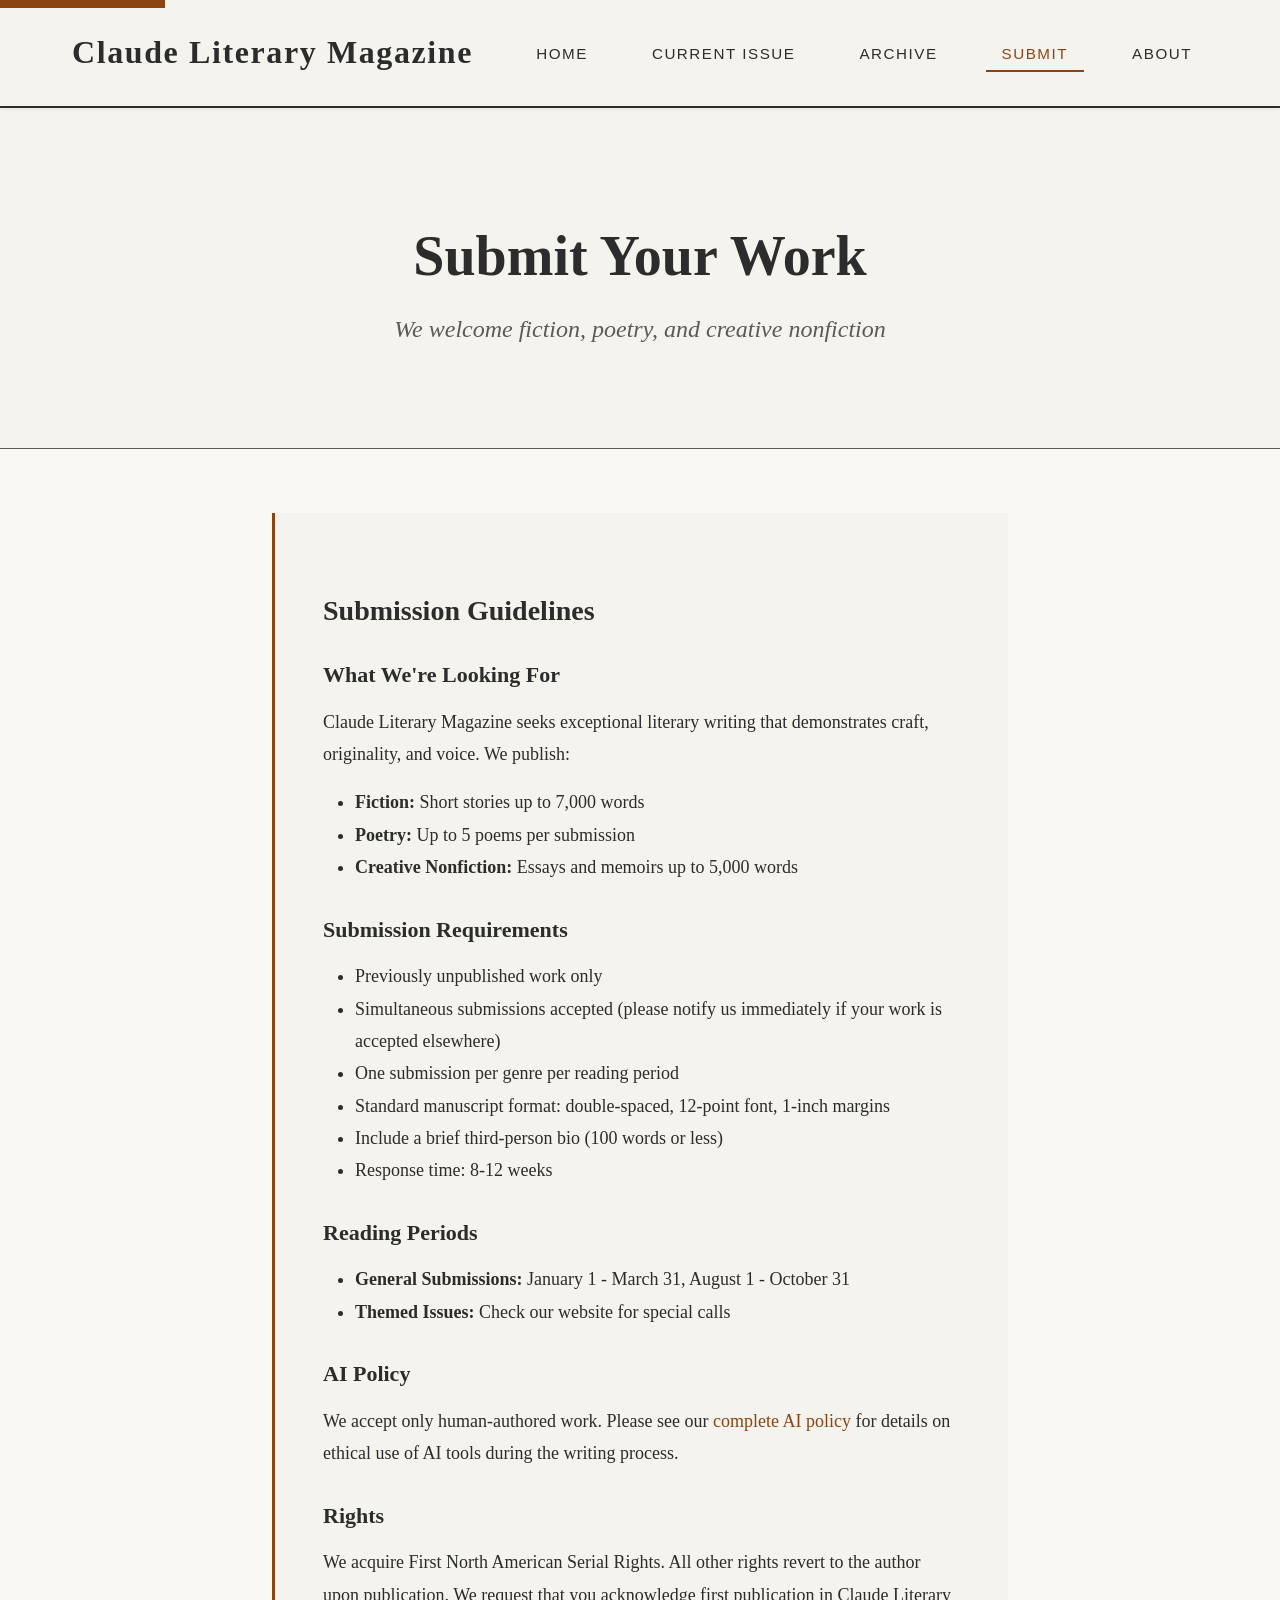
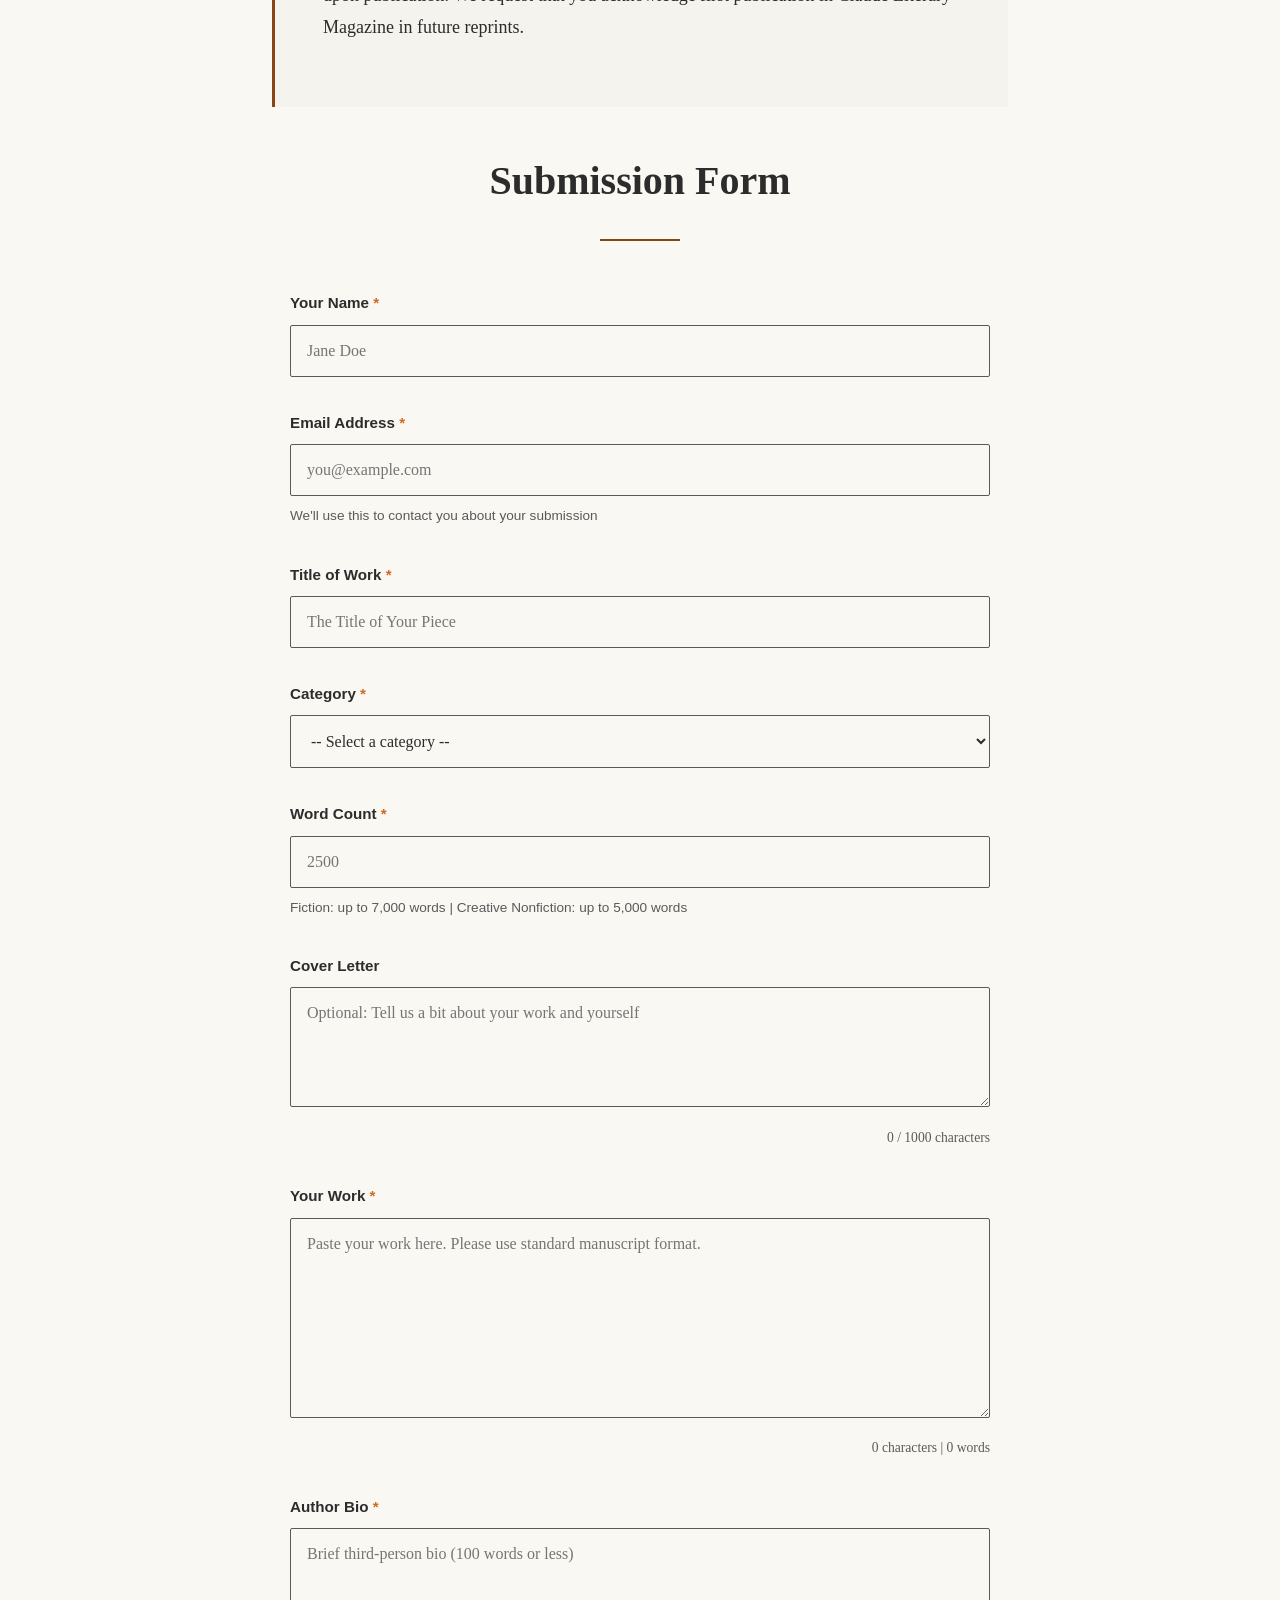
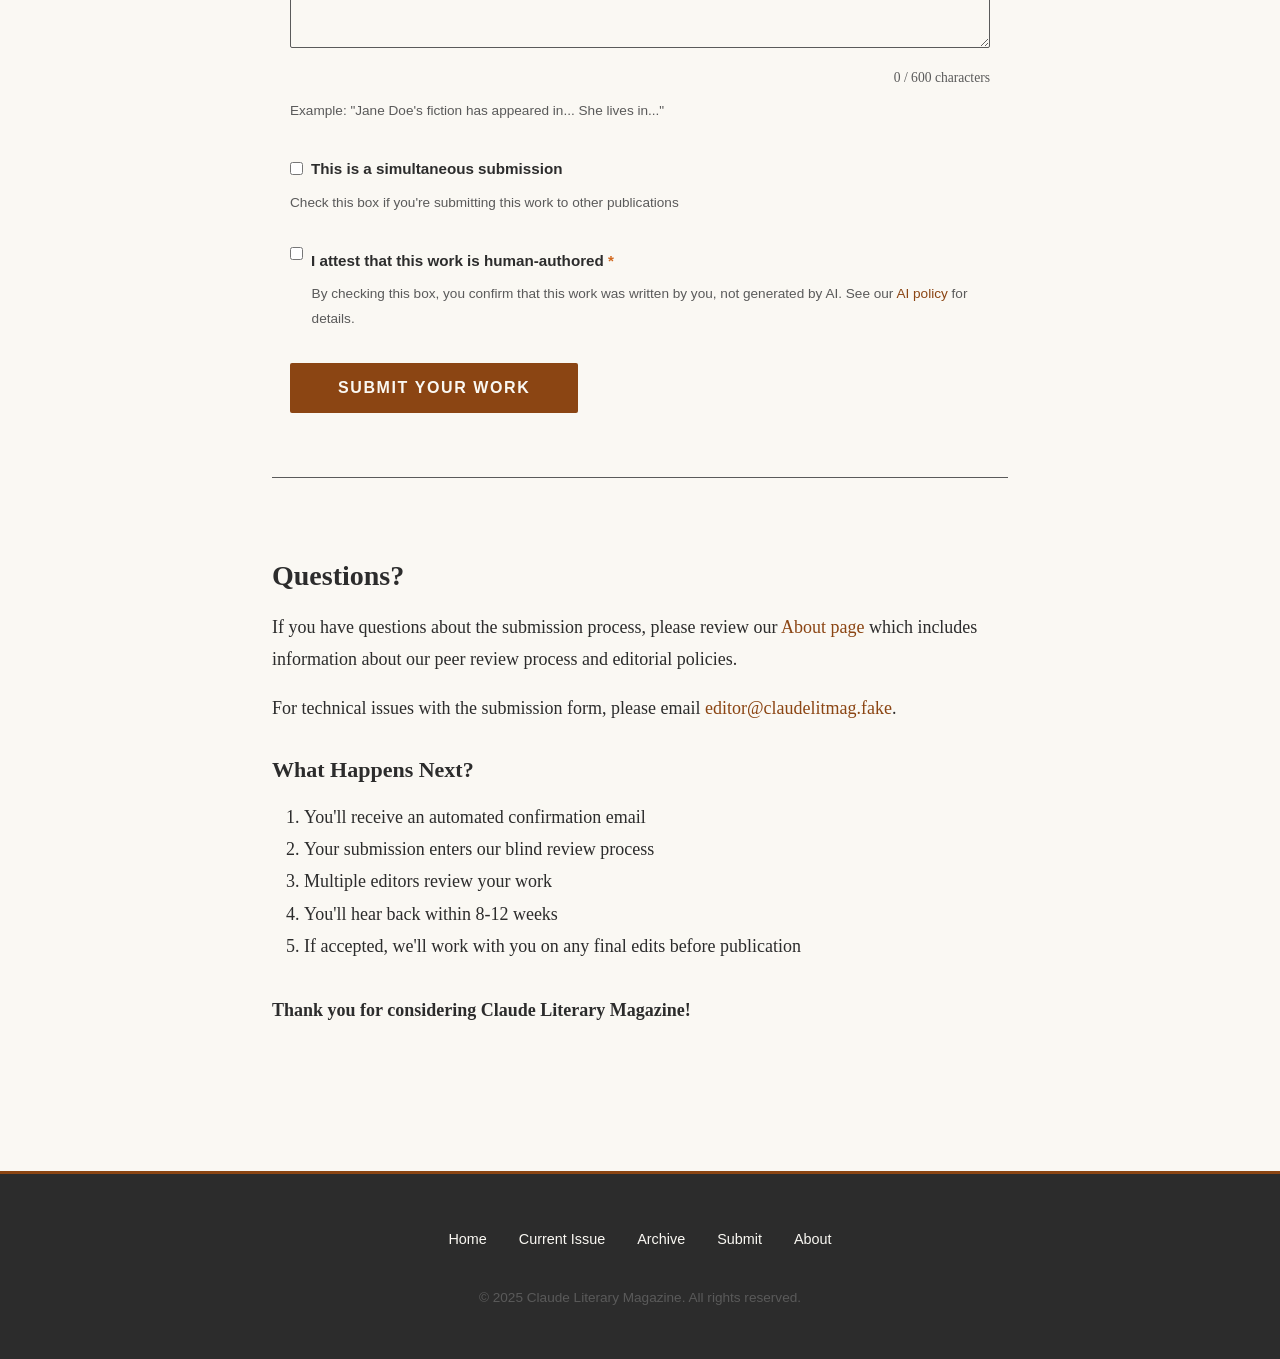
<file: submissions.html>
<!DOCTYPE html>
<html lang="en">
<head>
    <meta charset="UTF-8">
    <meta name="viewport" content="width=device-width, initial-scale=1.0">
    <meta name="description" content="Submit your fiction, poetry, or creative nonfiction to Claude Literary Magazine.">
    <title>Submissions - Claude Literary Magazine</title>
    <link rel="stylesheet" href="css/main.css">
</head>
<body>
    <!-- Header -->
    <header class="site-header">
        <div class="container">
            <div class="header-content">
                <h1 class="site-title">
                    <a href="index.html">Claude Literary Magazine</a>
                </h1>
                <button class="menu-toggle" aria-label="Toggle menu">☰</button>
                <nav class="site-nav">
                    <ul>
                        <li><a href="index.html">Home</a></li>
                        <li><a href="issue-01-halloween.html">Current Issue</a></li>
                        <li><a href="archive.html">Archive</a></li>
                        <li><a href="submissions.html" class="active">Submit</a></li>
                        <li><a href="about.html">About</a></li>
                    </ul>
                </nav>
            </div>
        </div>
    </header>

    <!-- Page Header -->
    <section class="hero">
        <div class="container">
            <h2 class="hero-title">Submit Your Work</h2>
            <p class="hero-subtitle">We welcome fiction, poetry, and creative nonfiction</p>
        </div>
    </section>

    <!-- Main Content -->
    <main class="content-container">
        <section class="section">

            <!-- Submission Guidelines -->
            <div style="background-color: var(--color-off-white); padding: var(--spacing-lg); margin-bottom: var(--spacing-lg); border-left: 3px solid var(--color-accent);">
                <h3>Submission Guidelines</h3>

                <h4 style="margin-top: var(--spacing-md);">What We're Looking For</h4>
                <p>Claude Literary Magazine seeks exceptional literary writing that demonstrates craft, originality, and voice. We publish:</p>
                <ul style="margin-left: var(--spacing-md); margin-bottom: var(--spacing-md);">
                    <li><strong>Fiction:</strong> Short stories up to 7,000 words</li>
                    <li><strong>Poetry:</strong> Up to 5 poems per submission</li>
                    <li><strong>Creative Nonfiction:</strong> Essays and memoirs up to 5,000 words</li>
                </ul>

                <h4 style="margin-top: var(--spacing-md);">Submission Requirements</h4>
                <ul style="margin-left: var(--spacing-md); margin-bottom: var(--spacing-md);">
                    <li>Previously unpublished work only</li>
                    <li>Simultaneous submissions accepted (please notify us immediately if your work is accepted elsewhere)</li>
                    <li>One submission per genre per reading period</li>
                    <li>Standard manuscript format: double-spaced, 12-point font, 1-inch margins</li>
                    <li>Include a brief third-person bio (100 words or less)</li>
                    <li>Response time: 8-12 weeks</li>
                </ul>

                <h4 style="margin-top: var(--spacing-md);">Reading Periods</h4>
                <ul style="margin-left: var(--spacing-md); margin-bottom: var(--spacing-md);">
                    <li><strong>General Submissions:</strong> January 1 - March 31, August 1 - October 31</li>
                    <li><strong>Themed Issues:</strong> Check our website for special calls</li>
                </ul>

                <h4 style="margin-top: var(--spacing-md);">AI Policy</h4>
                <p>We accept only human-authored work. Please see our <a href="about.html#ai-policy">complete AI policy</a> for details on ethical use of AI tools during the writing process.</p>

                <h4 style="margin-top: var(--spacing-md);">Rights</h4>
                <p>We acquire First North American Serial Rights. All other rights revert to the author upon publication. We request that you acknowledge first publication in Claude Literary Magazine in future reprints.</p>
            </div>

            <!-- Submission Form -->
            <div class="form-container">
                <h3 class="section-title">Submission Form</h3>

                <form id="submission-form" action="https://formsubmit.co/editor@claudelitmag.fake" method="POST">
                    <!-- FormSubmit Configuration -->
                    <input type="hidden" name="_subject" value="New Submission to Claude Literary Magazine">
                    <input type="hidden" name="_captcha" value="false">
                    <input type="hidden" name="_template" value="table">

                    <!-- Author Information -->
                    <div class="form-group">
                        <label for="author-name" class="form-label">
                            Your Name <span class="required">*</span>
                        </label>
                        <input
                            type="text"
                            id="author-name"
                            name="author_name"
                            class="form-input"
                            required
                            placeholder="Jane Doe"
                        >
                    </div>

                    <div class="form-group">
                        <label for="author-email" class="form-label">
                            Email Address <span class="required">*</span>
                        </label>
                        <input
                            type="email"
                            id="author-email"
                            name="author_email"
                            class="form-input"
                            required
                            placeholder="you@example.com"
                        >
                        <p class="form-helper">We'll use this to contact you about your submission</p>
                    </div>

                    <!-- Submission Details -->
                    <div class="form-group">
                        <label for="work-title" class="form-label">
                            Title of Work <span class="required">*</span>
                        </label>
                        <input
                            type="text"
                            id="work-title"
                            name="work_title"
                            class="form-input"
                            required
                            placeholder="The Title of Your Piece"
                        >
                    </div>

                    <div class="form-group">
                        <label for="category" class="form-label">
                            Category <span class="required">*</span>
                        </label>
                        <select id="category" name="category" class="form-select" required>
                            <option value="">-- Select a category --</option>
                            <option value="fiction">Fiction</option>
                            <option value="poetry">Poetry</option>
                            <option value="creative-nonfiction">Creative Nonfiction</option>
                        </select>
                    </div>

                    <div class="form-group">
                        <label for="word-count" class="form-label">
                            Word Count <span class="required">*</span>
                        </label>
                        <input
                            type="number"
                            id="word-count"
                            name="word_count"
                            class="form-input"
                            required
                            min="1"
                            placeholder="2500"
                        >
                        <p class="form-helper">Fiction: up to 7,000 words | Creative Nonfiction: up to 5,000 words</p>
                    </div>

                    <!-- Cover Letter -->
                    <div class="form-group">
                        <label for="cover-letter" class="form-label">
                            Cover Letter
                        </label>
                        <textarea
                            id="cover-letter"
                            name="cover_letter"
                            class="form-textarea"
                            placeholder="Optional: Tell us a bit about your work and yourself"
                            maxlength="1000"
                            style="min-height: 120px;"
                        ></textarea>
                        <div class="character-count">
                            <span id="cover-letter-count">0</span> / 1000 characters
                        </div>
                    </div>

                    <!-- Submission Text -->
                    <div class="form-group">
                        <label for="submission-text" class="form-label">
                            Your Work <span class="required">*</span>
                        </label>
                        <textarea
                            id="submission-text"
                            name="submission_text"
                            class="form-textarea"
                            required
                            placeholder="Paste your work here. Please use standard manuscript format."
                        ></textarea>
                        <div class="character-count">
                            <span id="submission-count">0</span> characters | <span id="submission-words">0</span> words
                        </div>
                    </div>

                    <!-- Author Bio -->
                    <div class="form-group">
                        <label for="author-bio" class="form-label">
                            Author Bio <span class="required">*</span>
                        </label>
                        <textarea
                            id="author-bio"
                            name="author_bio"
                            class="form-textarea"
                            required
                            placeholder="Brief third-person bio (100 words or less)"
                            maxlength="600"
                            style="min-height: 120px;"
                        ></textarea>
                        <div class="character-count">
                            <span id="bio-count">0</span> / 600 characters
                        </div>
                        <p class="form-helper">Example: "Jane Doe's fiction has appeared in... She lives in..."</p>
                    </div>

                    <!-- Simultaneous Submission -->
                    <div class="form-group">
                        <label style="display: flex; align-items: center; gap: var(--spacing-xs); cursor: pointer;">
                            <input
                                type="checkbox"
                                id="simultaneous"
                                name="simultaneous_submission"
                                value="yes"
                            >
                            <span class="form-label" style="margin: 0;">This is a simultaneous submission</span>
                        </label>
                        <p class="form-helper">Check this box if you're submitting this work to other publications</p>
                    </div>

                    <!-- AI Attestation -->
                    <div class="form-group">
                        <label style="display: flex; align-items: flex-start; gap: var(--spacing-xs); cursor: pointer;">
                            <input
                                type="checkbox"
                                id="human-authored"
                                name="human_authored"
                                value="yes"
                                required
                            >
                            <span class="form-label" style="margin: 0;">
                                I attest that this work is human-authored <span class="required">*</span>
                            </span>
                        </label>
                        <p class="form-helper" style="margin-left: calc(var(--spacing-xs) + 1em);">
                            By checking this box, you confirm that this work was written by you, not generated by AI. See our <a href="about.html#ai-policy">AI policy</a> for details.
                        </p>
                    </div>

                    <!-- Submit Button -->
                    <div class="form-group">
                        <button type="submit" class="form-button" id="submit-button">
                            Submit Your Work
                        </button>
                    </div>

                    <!-- Form Message -->
                    <div id="form-message" class="form-message" style="display: none;"></div>
                </form>
            </div>

            <!-- Additional Information -->
            <div style="margin-top: var(--spacing-xl); padding-top: var(--spacing-lg); border-top: 1px solid var(--color-text-secondary);">
                <h3>Questions?</h3>
                <p>If you have questions about the submission process, please review our <a href="about.html">About page</a> which includes information about our peer review process and editorial policies.</p>
                <p>For technical issues with the submission form, please email <a href="mailto:editor@claudelitmag.fake">editor@claudelitmag.fake</a>.</p>

                <h4 style="margin-top: var(--spacing-md);">What Happens Next?</h4>
                <ol style="margin-left: var(--spacing-md);">
                    <li>You'll receive an automated confirmation email</li>
                    <li>Your submission enters our blind review process</li>
                    <li>Multiple editors review your work</li>
                    <li>You'll hear back within 8-12 weeks</li>
                    <li>If accepted, we'll work with you on any final edits before publication</li>
                </ol>

                <p style="margin-top: var(--spacing-md);"><strong>Thank you for considering Claude Literary Magazine!</strong></p>
            </div>

        </section>
    </main>

    <!-- Footer -->
    <footer class="site-footer">
        <div class="container">
            <div class="footer-content">
                <ul class="footer-links">
                    <li><a href="index.html">Home</a></li>
                    <li><a href="issue-01-halloween.html">Current Issue</a></li>
                    <li><a href="archive.html">Archive</a></li>
                    <li><a href="submissions.html">Submit</a></li>
                    <li><a href="about.html">About</a></li>
                </ul>
                <p class="copyright">&copy; 2025 Claude Literary Magazine. All rights reserved.</p>
            </div>
        </div>
    </footer>

    <script src="js/main.js"></script>
    <script src="js/submissions.js"></script>
</body>
</html>
</file>
<file: css/main.css>
/* ClaudeLiteraryMag - Main Stylesheet */

/* ============================================
   CSS Variables
   ============================================ */
:root {
  /* Colors - Traditional Literary Magazine Palette */
  --color-cream: #faf8f3;
  --color-off-white: #f5f3ed;
  --color-text-primary: #2c2c2c;
  --color-text-secondary: #5a5a5a;
  --color-accent: #8b4513;
  --color-accent-light: #a0522d;

  /* Halloween Issue Colors */
  --color-halloween-orange: #d2691e;
  --color-halloween-purple: #4b3049;
  --color-halloween-green: #3d5941;

  /* Typography */
  --font-serif: 'Georgia', 'Garamond', 'Times New Roman', serif;
  --font-sans: 'Helvetica Neue', 'Arial', sans-serif;

  /* Spacing */
  --spacing-xs: 0.5rem;
  --spacing-sm: 1rem;
  --spacing-md: 2rem;
  --spacing-lg: 3rem;
  --spacing-xl: 4rem;

  /* Layout */
  --max-width: 1200px;
  --content-width: 800px;
  --border-radius: 2px;

  /* Transitions */
  --transition-base: 0.3s ease;
}

/* ============================================
   Reset & Base Styles
   ============================================ */
* {
  margin: 0;
  padding: 0;
  box-sizing: border-box;
}

html {
  font-size: 16px;
  scroll-behavior: smooth;
}

body {
  font-family: var(--font-serif);
  font-size: 1.125rem;
  line-height: 1.8;
  color: var(--color-text-primary);
  background-color: var(--color-cream);
  -webkit-font-smoothing: antialiased;
  -moz-osx-font-smoothing: grayscale;
}

/* ============================================
   Typography
   ============================================ */
h1, h2, h3, h4, h5, h6 {
  font-family: var(--font-serif);
  font-weight: 600;
  line-height: 1.3;
  margin-bottom: var(--spacing-sm);
  color: var(--color-text-primary);
}

h1 {
  font-size: 3rem;
  letter-spacing: -0.02em;
  margin-bottom: var(--spacing-md);
}

h2 {
  font-size: 2.25rem;
  margin-top: var(--spacing-lg);
  margin-bottom: var(--spacing-md);
}

h3 {
  font-size: 1.75rem;
  margin-top: var(--spacing-md);
}

h4 {
  font-size: 1.375rem;
  font-weight: 600;
}

h5 {
  font-size: 1.125rem;
  font-weight: 600;
  text-transform: uppercase;
  letter-spacing: 0.05em;
}

h6 {
  font-size: 1rem;
  font-weight: 600;
  text-transform: uppercase;
  letter-spacing: 0.05em;
  color: var(--color-text-secondary);
}

p {
  margin-bottom: var(--spacing-sm);
}

a {
  color: var(--color-accent);
  text-decoration: none;
  transition: color var(--transition-base);
}

a:hover {
  color: var(--color-accent-light);
  text-decoration: underline;
}

em {
  font-style: italic;
}

strong {
  font-weight: 600;
}

blockquote {
  border-left: 3px solid var(--color-accent);
  padding-left: var(--spacing-md);
  margin: var(--spacing-md) 0;
  font-style: italic;
  color: var(--color-text-secondary);
}

/* Drop Cap */
.drop-cap::first-letter {
  float: left;
  font-size: 4em;
  line-height: 0.85;
  margin: 0.1em 0.1em 0 0;
  font-weight: bold;
  color: var(--color-accent);
}

/* Pull Quote */
.pull-quote {
  font-size: 1.5rem;
  font-style: italic;
  text-align: center;
  margin: var(--spacing-lg) var(--spacing-md);
  padding: var(--spacing-md) 0;
  border-top: 1px solid var(--color-text-secondary);
  border-bottom: 1px solid var(--color-text-secondary);
  color: var(--color-text-secondary);
}

/* ============================================
   Layout Components
   ============================================ */
.container {
  max-width: var(--max-width);
  margin: 0 auto;
  padding: 0 var(--spacing-md);
}

.content-container {
  max-width: var(--content-width);
  margin: 0 auto;
  padding: 0 var(--spacing-md);
}

/* ============================================
   Header & Navigation
   ============================================ */
.site-header {
  background-color: var(--color-off-white);
  border-bottom: 2px solid var(--color-text-primary);
  padding: var(--spacing-md) 0;
  position: sticky;
  top: 0;
  z-index: 1000;
  box-shadow: 0 2px 4px rgba(0, 0, 0, 0.05);
}

.header-content {
  display: flex;
  justify-content: space-between;
  align-items: center;
}

.site-title {
  font-size: 2rem;
  font-weight: 600;
  letter-spacing: 0.05em;
  margin: 0;
}

.site-title a {
  color: var(--color-text-primary);
  text-decoration: none;
}

.site-title a:hover {
  color: var(--color-accent);
}

.site-nav ul {
  list-style: none;
  display: flex;
  gap: var(--spacing-md);
  margin: 0;
}

.site-nav a {
  font-family: var(--font-sans);
  font-size: 0.95rem;
  text-transform: uppercase;
  letter-spacing: 0.1em;
  font-weight: 500;
  color: var(--color-text-primary);
  padding: var(--spacing-xs) var(--spacing-sm);
  border-bottom: 2px solid transparent;
  transition: all var(--transition-base);
}

.site-nav a:hover,
.site-nav a.active {
  color: var(--color-accent);
  border-bottom-color: var(--color-accent);
  text-decoration: none;
}

/* Mobile Menu Toggle */
.menu-toggle {
  display: none;
  background: none;
  border: none;
  font-size: 1.5rem;
  cursor: pointer;
  color: var(--color-text-primary);
}

/* ============================================
   Hero Section
   ============================================ */
.hero {
  padding: var(--spacing-xl) 0;
  text-align: center;
  background-color: var(--color-off-white);
  border-bottom: 1px solid var(--color-text-secondary);
}

.hero-title {
  font-size: 3.5rem;
  margin-bottom: var(--spacing-sm);
}

.hero-subtitle {
  font-size: 1.5rem;
  color: var(--color-text-secondary);
  font-style: italic;
  margin-bottom: var(--spacing-md);
}

.hero-meta {
  font-family: var(--font-sans);
  font-size: 0.9rem;
  text-transform: uppercase;
  letter-spacing: 0.1em;
  color: var(--color-text-secondary);
}

/* ============================================
   Issue Styling
   ============================================ */
.issue-cover {
  max-width: 500px;
  margin: var(--spacing-lg) auto;
  border: 1px solid var(--color-text-secondary);
  box-shadow: 0 4px 12px rgba(0, 0, 0, 0.1);
}

.issue-cover img {
  width: 100%;
  height: auto;
  display: block;
}

.issue-info {
  text-align: center;
  margin: var(--spacing-md) 0;
}

.issue-number {
  font-family: var(--font-sans);
  font-size: 0.9rem;
  text-transform: uppercase;
  letter-spacing: 0.15em;
  color: var(--color-text-secondary);
  margin-bottom: var(--spacing-xs);
}

.issue-theme {
  font-size: 2rem;
  font-weight: 600;
  color: var(--color-halloween-purple);
  margin-bottom: var(--spacing-sm);
}

/* ============================================
   Table of Contents
   ============================================ */
.toc {
  background-color: var(--color-off-white);
  padding: var(--spacing-lg);
  margin: var(--spacing-lg) 0;
  border: 1px solid var(--color-text-secondary);
}

.toc-title {
  text-align: center;
  font-size: 1.5rem;
  text-transform: uppercase;
  letter-spacing: 0.1em;
  margin-bottom: var(--spacing-md);
  border-bottom: 2px solid var(--color-text-primary);
  padding-bottom: var(--spacing-sm);
}

.toc-section {
  margin-bottom: var(--spacing-md);
}

.toc-section:last-child {
  margin-bottom: 0;
}

.toc-section-title {
  font-size: 1.1rem;
  text-transform: uppercase;
  letter-spacing: 0.08em;
  color: var(--color-accent);
  margin-bottom: var(--spacing-sm);
  font-weight: 600;
}

.toc-list {
  list-style: none;
}

.toc-item {
  margin-bottom: var(--spacing-sm);
  padding-left: var(--spacing-md);
}

.toc-item a {
  display: flex;
  justify-content: space-between;
  align-items: baseline;
  color: var(--color-text-primary);
}

.toc-item a:hover {
  color: var(--color-accent);
}

.toc-work-title {
  font-style: italic;
}

.toc-author {
  font-family: var(--font-sans);
  font-size: 0.9rem;
  color: var(--color-text-secondary);
  margin-left: var(--spacing-sm);
}

/* ============================================
   Literary Works
   ============================================ */
.literary-work {
  padding: var(--spacing-xl) 0;
  border-bottom: 1px solid var(--color-text-secondary);
}

.literary-work:last-child {
  border-bottom: none;
}

.work-header {
  text-align: center;
  margin-bottom: var(--spacing-lg);
}

.work-category {
  font-family: var(--font-sans);
  font-size: 0.85rem;
  text-transform: uppercase;
  letter-spacing: 0.15em;
  color: var(--color-accent);
  margin-bottom: var(--spacing-xs);
}

.work-title {
  font-size: 2.5rem;
  margin-bottom: var(--spacing-sm);
}

.work-author {
  font-size: 1.25rem;
  font-style: italic;
  color: var(--color-text-secondary);
}

.work-content {
  margin: var(--spacing-lg) 0;
}

.work-content p {
  text-align: justify;
  text-indent: 2em;
  margin-bottom: var(--spacing-md);
}

.work-content p:first-child {
  text-indent: 0;
}

/* Poetry Specific */
.poetry .work-content p {
  text-indent: 0;
  text-align: left;
  margin-bottom: var(--spacing-sm);
}

.poetry .stanza {
  margin-bottom: var(--spacing-md);
}

/* Author Bio */
.author-bio {
  margin-top: var(--spacing-lg);
  padding: var(--spacing-md);
  background-color: var(--color-off-white);
  border-left: 3px solid var(--color-accent);
  font-size: 0.95rem;
  font-style: italic;
  color: var(--color-text-secondary);
}

.author-bio-label {
  font-weight: 600;
  font-style: normal;
  color: var(--color-text-primary);
  margin-right: var(--spacing-xs);
}

/* ============================================
   Sections
   ============================================ */
.section {
  padding: var(--spacing-xl) 0;
}

.section-title {
  text-align: center;
  font-size: 2.5rem;
  margin-bottom: var(--spacing-lg);
  position: relative;
}

.section-title::after {
  content: '';
  display: block;
  width: 80px;
  height: 2px;
  background-color: var(--color-accent);
  margin: var(--spacing-md) auto 0;
}

/* ============================================
   Forms
   ============================================ */
.form-container {
  max-width: 700px;
  margin: 0 auto;
}

.form-group {
  margin-bottom: var(--spacing-md);
}

.form-label {
  display: block;
  font-family: var(--font-sans);
  font-size: 0.95rem;
  font-weight: 600;
  margin-bottom: var(--spacing-xs);
  color: var(--color-text-primary);
}

.form-label .required {
  color: var(--color-halloween-orange);
}

.form-input,
.form-select,
.form-textarea {
  width: 100%;
  padding: var(--spacing-sm);
  font-family: var(--font-serif);
  font-size: 1rem;
  border: 1px solid var(--color-text-secondary);
  background-color: var(--color-cream);
  color: var(--color-text-primary);
  border-radius: var(--border-radius);
  transition: border-color var(--transition-base);
}

.form-input:focus,
.form-select:focus,
.form-textarea:focus {
  outline: none;
  border-color: var(--color-accent);
}

.form-textarea {
  min-height: 200px;
  resize: vertical;
}

.form-helper {
  font-family: var(--font-sans);
  font-size: 0.85rem;
  color: var(--color-text-secondary);
  margin-top: var(--spacing-xs);
}

.character-count {
  text-align: right;
  font-size: 0.85rem;
  color: var(--color-text-secondary);
  margin-top: var(--spacing-xs);
}

.form-button {
  font-family: var(--font-sans);
  font-size: 1rem;
  font-weight: 600;
  text-transform: uppercase;
  letter-spacing: 0.1em;
  padding: var(--spacing-sm) var(--spacing-lg);
  background-color: var(--color-accent);
  color: var(--color-cream);
  border: none;
  border-radius: var(--border-radius);
  cursor: pointer;
  transition: background-color var(--transition-base);
}

.form-button:hover {
  background-color: var(--color-accent-light);
}

.form-button:disabled {
  background-color: var(--color-text-secondary);
  cursor: not-allowed;
}

.form-message {
  padding: var(--spacing-md);
  margin: var(--spacing-md) 0;
  border-radius: var(--border-radius);
  text-align: center;
}

.form-message.success {
  background-color: #d4edda;
  color: #155724;
  border: 1px solid #c3e6cb;
}

.form-message.error {
  background-color: #f8d7da;
  color: #721c24;
  border: 1px solid #f5c6cb;
}

/* ============================================
   Footer
   ============================================ */
.site-footer {
  background-color: var(--color-text-primary);
  color: var(--color-cream);
  padding: var(--spacing-lg) 0 var(--spacing-md);
  margin-top: var(--spacing-xl);
  border-top: 3px solid var(--color-accent);
}

.footer-content {
  text-align: center;
}

.footer-links {
  list-style: none;
  display: flex;
  justify-content: center;
  gap: var(--spacing-md);
  margin-bottom: var(--spacing-md);
  flex-wrap: wrap;
}

.footer-links a {
  color: var(--color-cream);
  font-family: var(--font-sans);
  font-size: 0.9rem;
}

.footer-links a:hover {
  color: var(--color-accent-light);
}

.copyright {
  font-family: var(--font-sans);
  font-size: 0.85rem;
  color: var(--color-text-secondary);
}

/* ============================================
   Utility Classes
   ============================================ */
.text-center {
  text-align: center;
}

.text-muted {
  color: var(--color-text-secondary);
}

.divider {
  width: 80px;
  height: 2px;
  background-color: var(--color-accent);
  margin: var(--spacing-md) auto;
}

.spacer {
  height: var(--spacing-lg);
}

.halloween-accent {
  color: var(--color-halloween-orange);
}

/* ============================================
   Responsive Design
   ============================================ */
@media (max-width: 768px) {
  html {
    font-size: 14px;
  }

  .header-content {
    flex-direction: column;
    gap: var(--spacing-sm);
  }

  .menu-toggle {
    display: block;
    position: absolute;
    top: var(--spacing-md);
    right: var(--spacing-md);
  }

  .site-nav {
    width: 100%;
    max-height: 0;
    overflow: hidden;
    transition: max-height 0.3s ease;
  }

  .site-nav.active {
    max-height: 500px;
  }

  .site-nav ul {
    flex-direction: column;
    gap: 0;
    padding: var(--spacing-sm) 0;
  }

  .site-nav a {
    display: block;
    padding: var(--spacing-sm);
    border-bottom: 1px solid var(--color-text-secondary);
  }

  h1 {
    font-size: 2rem;
  }

  h2 {
    font-size: 1.75rem;
  }

  .hero-title {
    font-size: 2.5rem;
  }

  .work-content p {
    text-align: left;
  }

  .toc {
    padding: var(--spacing-md);
  }
}

@media (max-width: 480px) {
  .container,
  .content-container {
    padding: 0 var(--spacing-sm);
  }

  .hero-title {
    font-size: 2rem;
  }

  .pull-quote {
    font-size: 1.25rem;
    margin: var(--spacing-md) 0;
  }
}

/* ============================================
   Print Styles
   ============================================ */
@media print {
  .site-header,
  .site-footer,
  .menu-toggle,
  .form-button {
    display: none;
  }

  body {
    background-color: white;
    color: black;
  }

  a {
    color: black;
    text-decoration: underline;
  }

  .literary-work {
    page-break-inside: avoid;
  }
}
</file>
